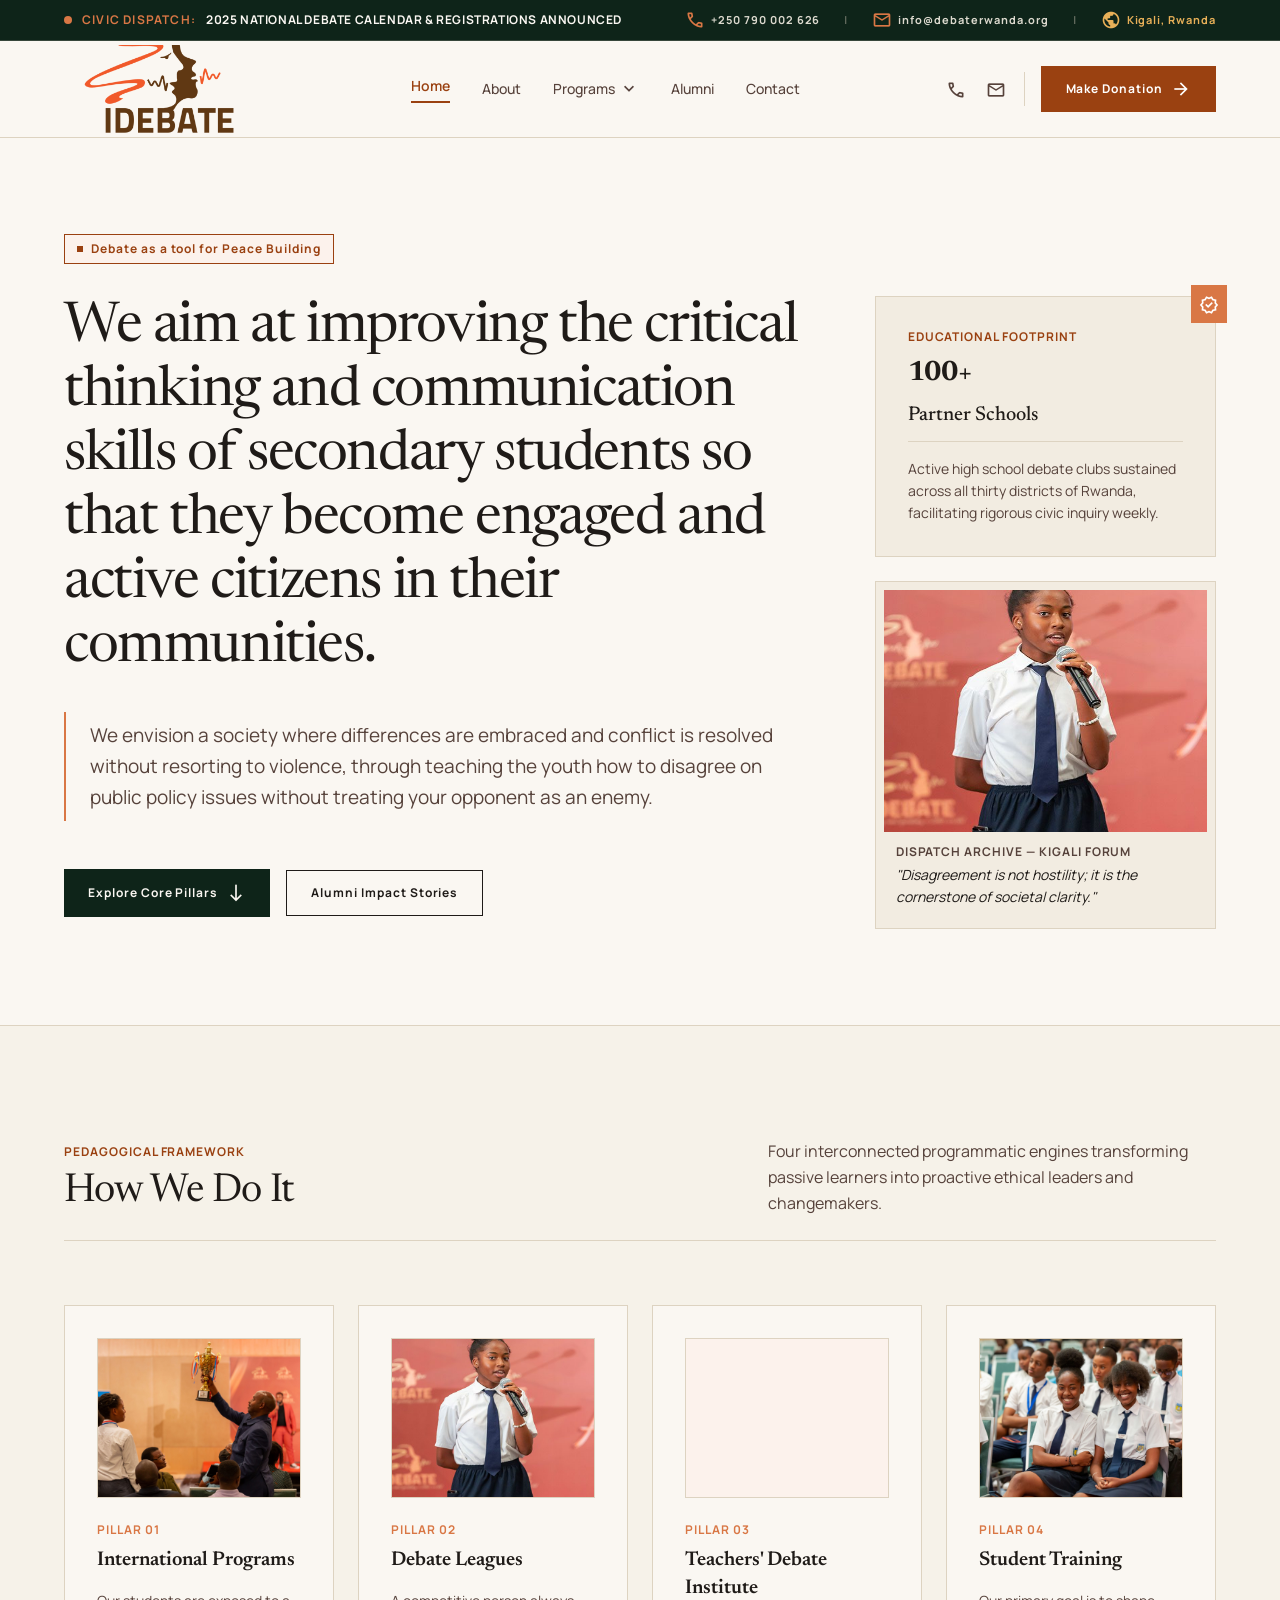
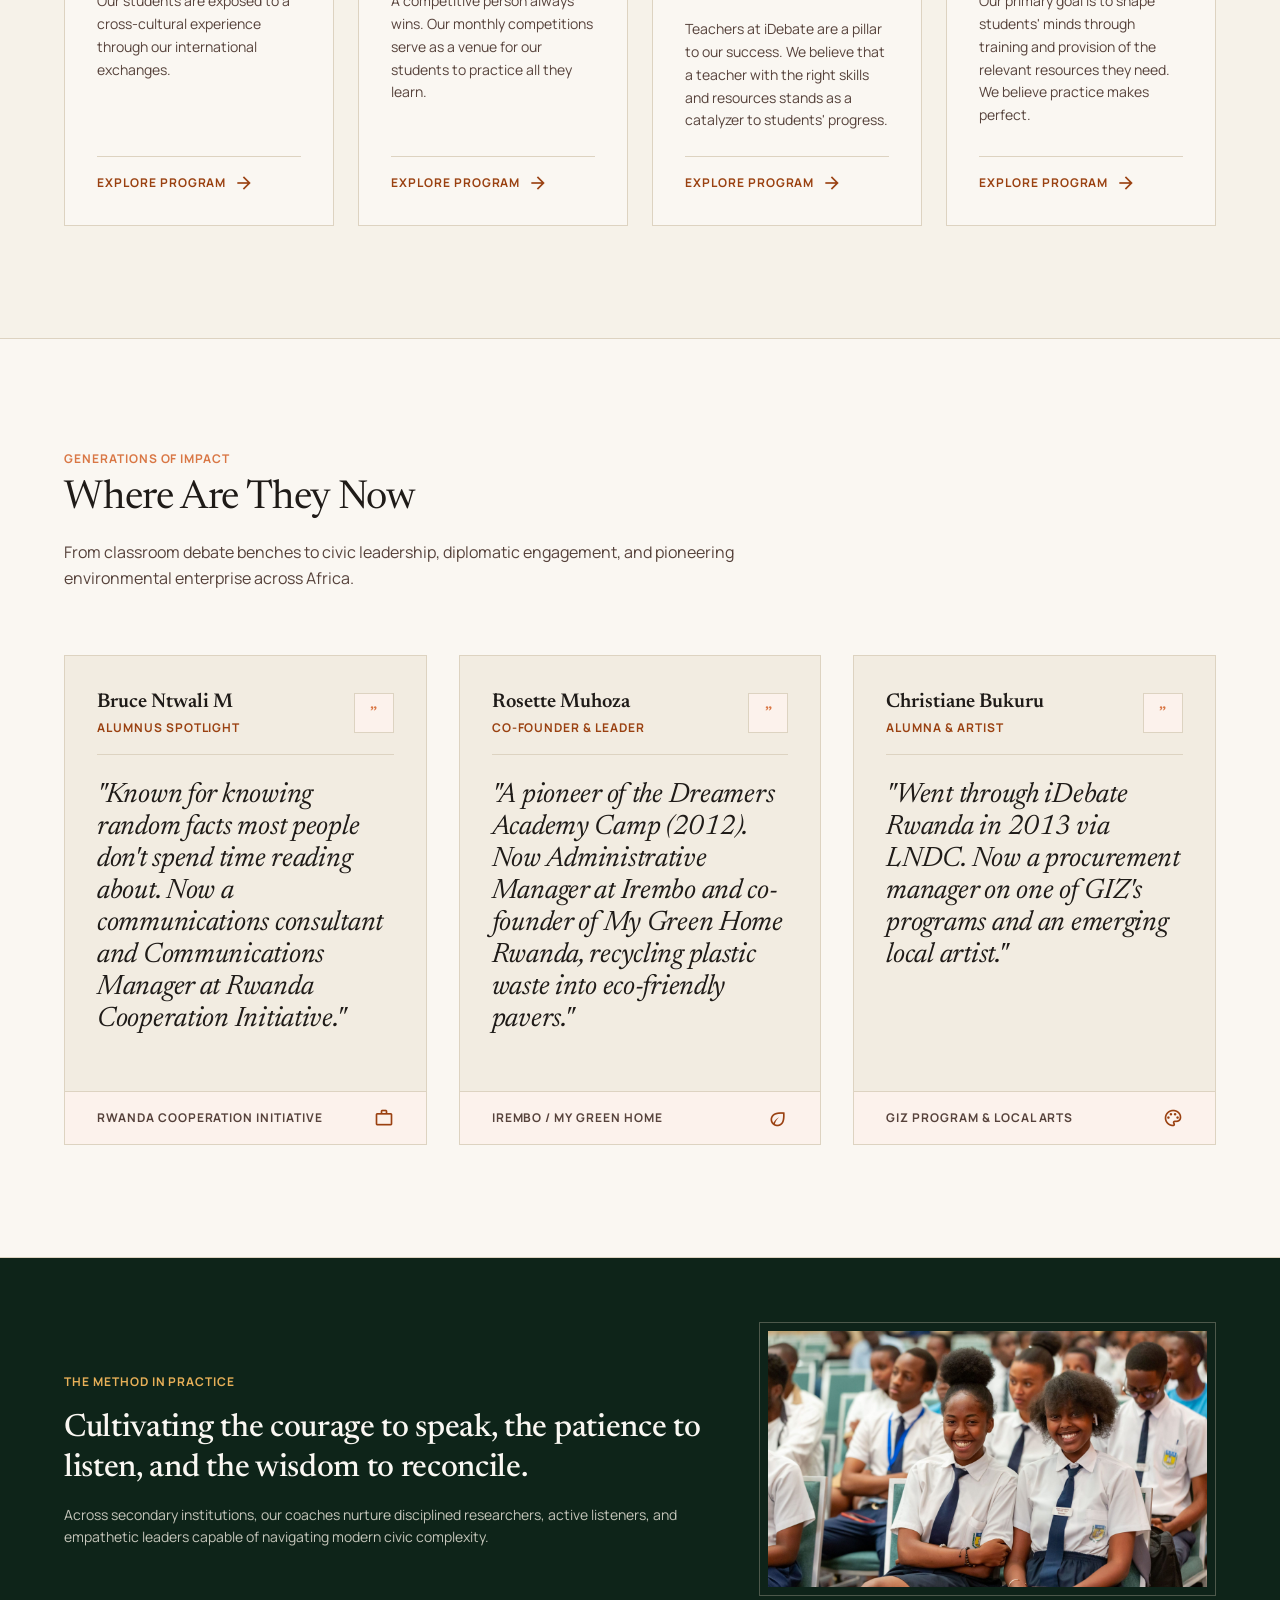
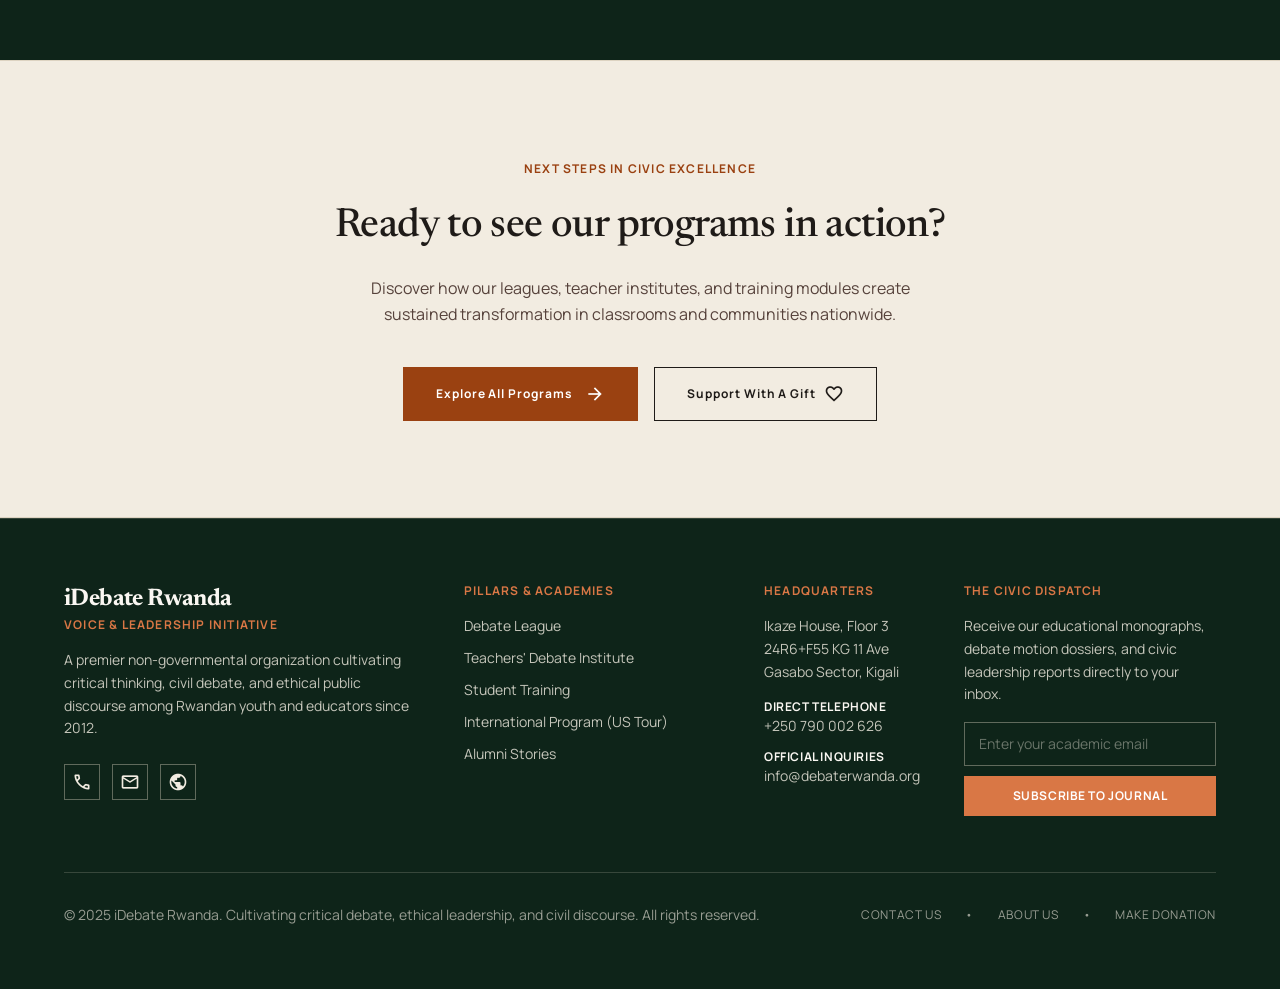
<file: index.html>
﻿<!DOCTYPE html>

<html class="scroll-smooth" lang="en"><head>
<meta charset="utf-8"/>
<meta content="width=device-width, initial-scale=1.0" name="viewport"/>
<title>iDebate Rwanda | Voice &amp; Leadership Initiative</title>
<meta content="Cultivating critical thinking, civil debate, and ethical public discourse among Rwandan youth and educators since 2012." name="description"/>
<meta content="iDebate Rwanda, debate Rwanda, African youth leadership, Kigali debate, civil discourse, teachers debate institute" name="keywords"/>
<meta property="og:title" content="iDebate Rwanda | Voice &amp; Leadership Initiative"/>
<meta property="og:description" content="Cultivating critical thinking, civil debate, and ethical public discourse among Rwandan youth and educators since 2012."/>
<meta property="og:type" content="website"/>
<!-- Google Fonts & Material Symbols -->
<link href="https://fonts.googleapis.com" rel="preconnect"/>
<link crossorigin="" href="https://fonts.gstatic.com" rel="preconnect"/>
<link href="https://fonts.googleapis.com/css2?family=Manrope:wght@400;500;600;700;800&amp;family=Newsreader:ital,opsz,wght@0,6..72,400;0,6..72,500;0,6..72,600;1,6..72,400&amp;display=swap" rel="stylesheet"/>
<link href="https://fonts.googleapis.com/css2?family=Material+Symbols+Outlined:wght,FILL@100..700,0..1&amp;display=swap" rel="stylesheet"/>
<!-- Tailwind CSS CDN with plugins -->
<link rel="stylesheet" href="css/tailwind.css"/>
<link rel="stylesheet" href="css/site.css"/>
</head>
<body class="bg-paper-canvas text-on-surface antialiased selection:bg-primary selection:text-white min-h-screen flex flex-col font-body-md text-body-md">
<!-- 1. TOP DISPATCH BAR -->
<aside aria-label="Civic Dispatch Announcement" class="w-full bg-forest-deep text-paper-canvas border-b border-border-hairline/20 px-6 lg:px-16 py-2.5 select-none">
  <div class="max-w-7xl mx-auto flex flex-col sm:flex-row items-center justify-between gap-2.5 text-label-caps font-label-caps">
    <div class="flex items-center gap-2.5">
      <span class="w-2 h-2 rounded-full bg-terracotta-sun animate-pulse shrink-0"></span>
      <span class="dispatch-label tracking-widest uppercase font-bold text-terracotta-sun">CIVIC DISPATCH:</span>
      <span class="tracking-wider text-paper-canvas">2025 NATIONAL DEBATE CALENDAR &amp; REGISTRATIONS ANNOUNCED</span>
    </div>
    <div class="flex items-center gap-4 lg:gap-6 text-paper-surface/90 text-[11px]">
      <a class="flex items-center gap-1.5 hover:text-terracotta-sun transition-colors" href="tel:+250790002626">
        <span class="material-symbols-outlined text-[15px] text-terracotta-sun">call</span>
        <span>+250 790 002 626</span>
      </a>
      <span class="text-border-hairline/40">|</span>
      <a class="flex items-center gap-1.5 hover:text-terracotta-sun transition-colors" href="mailto:info@debaterwanda.org">
        <span class="material-symbols-outlined text-[15px] text-terracotta-sun">mail</span>
        <span>info@debaterwanda.org</span>
      </a>
      <span class="text-border-hairline/40 hidden md:inline">|</span>
      <div class="hidden md:flex items-center gap-1.5 text-ochre-sand">
        <span class="material-symbols-outlined text-[15px]">public</span>
        <span>Kigali, Rwanda</span>
      </div>
    </div>
  </div>
</aside>

<!-- 2. UNIFIED EDITORIAL HEADER & NAVIGATION -->
<header class="w-full border-b border-border-hairline bg-paper-canvas dark:bg-forest-deep sticky top-0 z-50">
  <div class="max-w-7xl mx-auto px-6 lg:px-16 h-20 lg:h-24 flex items-center justify-between">
    <!-- Brand Identity Anchor -->
    <a class="flex items-center group text-decoration-none" href="index.html">
      <img class="site-logo shrink-0" src="assets/images/idebate logo.png" width="1500" height="1500" alt="iDebate Rwanda logo" />
    </a>

    <!-- Desktop Navigation Cluster -->
    <nav class="hidden md:flex items-center gap-8 text-body-md font-body-md font-semibold" aria-label="Main Navigation">
      <a class="text-primary dark:text-terracotta-sun border-b-2 border-primary dark:border-terracotta-sun font-semibold pb-1" href="index.html">Home</a>
      <a class="text-on-surface-variant dark:text-paper-surface font-medium hover:text-primary dark:hover:text-terracotta-sun transition-colors duration-150 py-1" href="about.html">About</a>

      <!-- Programs Dropdown Menu -->
      <div class="relative group py-2">
        <button type="button" class="text-on-surface-variant dark:text-paper-surface font-medium hover:text-primary dark:hover:text-terracotta-sun transition-colors duration-150 py-1 flex items-center gap-1 cursor-pointer focus:outline-none bg-transparent border-0 p-0">
          <span>Programs</span>
          <span class="material-symbols-outlined text-[18px] group-hover:rotate-180 transition-transform duration-200">expand_more</span>
        </button>
        <div class="absolute top-full left-0 w-64 pt-2 hidden group-hover:block transition-all duration-150 z-50">
          <div class="bg-paper-surface border border-border-hairline shadow-md p-2 space-y-1">
            <a class="block px-3 py-2 text-body-md font-body-md text-on-surface hover:bg-surface-container-low hover:text-primary transition-colors" href="student-training.html">
              Student Training
            </a>
            <a class="block px-3 py-2 text-body-md font-body-md text-on-surface hover:bg-surface-container-low hover:text-primary transition-colors" href="debate-league.html">
              Debate League
            </a>
            <a class="block px-3 py-2 text-body-md font-body-md text-on-surface hover:bg-surface-container-low hover:text-primary transition-colors" href="teachers-debate-institute.html">
              Teachers' Debate Institute
            </a>
            <a class="block px-3 py-2 text-body-md font-body-md text-on-surface hover:bg-surface-container-low hover:text-primary transition-colors" href="international-program.html">
              International Program (US Tour)
            </a>
            <a class="block px-3 py-2 text-body-md font-body-md text-on-surface hover:bg-surface-container-low hover:text-primary transition-colors" href="index.html#pillars">
              All Pillars Overview
            </a>
          </div>
        </div>
      </div>

      <a class="text-on-surface-variant dark:text-paper-surface font-medium hover:text-primary dark:hover:text-terracotta-sun transition-colors duration-150 py-1" href="about.html#alumni">Alumni</a>
      <a class="text-on-surface-variant dark:text-paper-surface font-medium hover:text-primary dark:hover:text-terracotta-sun transition-colors duration-150 py-1" href="contact.html">Contact</a>
    </nav>

    <!-- Trailing Action: Quick Contact & Make Donation CTA -->
    <div class="flex items-center gap-3 lg:gap-4">
      <div class="hidden xl:flex items-center gap-2 pr-3 border-r border-border-hairline text-on-surface-variant">
        <a class="p-1.5 hover:text-primary transition-colors" href="tel:+250790002626" title="Telephone Secretariat">
          <span class="material-symbols-outlined text-[20px]">call</span>
        </a>
        <a class="p-1.5 hover:text-primary transition-colors" href="mailto:info@debaterwanda.org" title="Email Inquiries">
          <span class="material-symbols-outlined text-[20px]">mail</span>
        </a>
      </div>
      <a class="bg-primary hover:bg-terracotta-sun text-white font-label-caps text-label-caps px-5 lg:px-6 py-3 border border-primary transition-all duration-150 active:scale-[0.99] flex items-center gap-2" href="https://www.every.org/idebate-rwanda-rw" rel="noopener noreferrer" target="_blank">
        <span>Make Donation</span>
        <span class="material-symbols-outlined text-[16px]">arrow_forward</span>
      </a>
      
      <!-- Mobile Menu Hamburger Button -->
      <button type="button" id="mobile-menu-toggle" aria-label="Toggle mobile menu" aria-controls="mobile-nav-drawer" aria-expanded="false" class="md:hidden p-2 text-on-surface hover:text-primary focus:outline-none bg-transparent border-0 cursor-pointer">
        <span class="material-symbols-outlined text-[28px]">menu</span>
      </button>
    </div>
  </div>

  <!-- Mobile Drawer Menu -->
  <div id="mobile-nav-drawer" class="hidden md:hidden border-t border-border-hairline bg-paper-surface px-6 py-5 space-y-4">
    <div class="flex flex-col space-y-3 font-semibold text-body-md">
      <a class="text-on-surface hover:text-primary py-1" href="index.html">Home</a>
      <a class="text-on-surface hover:text-primary py-1" href="about.html">About Us</a>
      <div class="border-l-2 border-primary pl-3 py-1 space-y-2">
        <span class="font-label-caps text-xs text-primary uppercase font-bold tracking-wider block">Programs</span>
        <a class="block text-sm text-on-surface-variant hover:text-primary py-0.5" href="student-training.html">Student Training</a>
        <a class="block text-sm text-on-surface-variant hover:text-primary py-0.5" href="debate-league.html">Debate League</a>
        <a class="block text-sm text-on-surface-variant hover:text-primary py-0.5" href="teachers-debate-institute.html">Teachers' Debate Institute</a>
        <a class="block text-sm text-on-surface-variant hover:text-primary py-0.5" href="international-program.html">International Program (US Tour)</a>
      </div>
      <a class="text-on-surface hover:text-primary py-1" href="about.html#alumni">Alumni Impact</a>
      <a class="text-on-surface hover:text-primary py-1" href="contact.html">Contact</a>
    </div>
  </div>
</header>

<main class="flex-grow">
<!-- HERO SECTION -->
<section class="relative border-b border-border-hairline bg-paper-canvas overflow-hidden">
<div class="max-w-7xl mx-auto px-6 lg:px-16 py-16 lg:py-24">
<!-- Eyebrow Pill -->
<div class="inline-flex items-center gap-2 px-3 py-1.5 border border-primary text-primary bg-surface-container-low font-label-caps text-label-caps mb-8">
<span class="w-1.5 h-1.5 rounded-none bg-primary"></span>
<span>Debate as a tool for Peace Building</span>
</div>
<div class="grid grid-cols-1 lg:grid-cols-12 gap-12 lg:gap-16 items-start">
<!-- Left Column: Core Arguments & Headlines -->
<div class="lg:col-span-8 space-y-8">
<h1 class="font-display-hero text-display-hero text-on-surface tracking-tight">
              We aim at improving the critical thinking and communication skills of secondary students so that they become engaged and active citizens in their communities.
            </h1>
<div class="border-l-2 border-terracotta-sun pl-6 py-2">
<p class="font-body-xl text-body-xl text-on-surface-variant leading-relaxed">
                We envision a society where differences are embraced and conflict is resolved without resorting to violence, through teaching the youth how to disagree on public policy issues without treating your opponent as an enemy.
              </p>
</div>
<!-- Action Cluster -->
<div class="flex flex-wrap items-center gap-4 pt-4">
<a class="bg-forest-deep text-paper-canvas px-6 py-3.5 font-label-caps text-label-caps hover:bg-primary transition-colors duration-150 inline-flex items-center gap-2" href="#pillars">
<span>Explore Core Pillars</span>
<span class="material-symbols-outlined text-[16px]" data-icon="south">south</span>
</a>
<a class="border border-on-surface text-on-surface hover:bg-on-surface hover:text-paper-canvas px-6 py-3.5 font-label-caps text-label-caps transition-colors duration-150" href="#alumni">
                Alumni Impact Stories
              </a>
</div>
</div>
<!-- Right Column: Civic Metric Card & Visual Context -->
<div class="lg:col-span-4 space-y-6">
<!-- Stat Badge Monument -->
<div class="bg-paper-surface border border-border-hairline p-8 relative">
<div class="absolute -top-3 -right-3 bg-terracotta-sun text-white p-2">
<span class="material-symbols-outlined text-[24px]" data-icon="verified">verified</span>
</div>
<span class="font-label-caps text-label-caps text-primary block mb-2">EDUCATIONAL FOOTPRINT</span>
<div class="font-quote-display text-quote-display font-bold text-on-surface text-5xl mb-2">
                100+
              </div>
<p class="font-headline-sm text-headline-sm text-on-surface font-medium mb-3">Partner Schools</p>
<p class="font-body-md text-body-md text-on-surface-variant border-t border-border-hairline pt-4">
                Active high school debate clubs sustained across all thirty districts of Rwanda, facilitating rigorous civic inquiry weekly.
              </p>
</div>
<!-- Authentic Photojournalism Preview Card -->
<div class="border border-border-hairline bg-paper-surface p-2">
<div class="relative overflow-hidden aspect-[4/3]">
<img alt="iDebate Rwanda student speaking at the microphone during a national debate championship" class="w-full h-full object-cover hover:scale-105 transition-all duration-500" decoding="async" src="assets/images/YVN_7499-1.jpg"/>
</div>
<div class="p-3">
<p class="font-label-caps text-label-caps text-on-surface-variant text-[11px]">DISPATCH ARCHIVE — KIGALI FORUM</p>
<p class="font-body-md text-body-md text-on-surface italic mt-1">"Disagreement is not hostility; it is the cornerstone of societal clarity."</p>
</div>
</div>
</div>
</div>
</div>
</section>
<!-- PILLARS SECTION: "HOW WE DO IT" -->
<section class="py-20 lg:py-28 bg-paper-surface/50 border-b border-border-hairline" id="pillars">
<div class="max-w-7xl mx-auto px-6 lg:px-16">
<!-- Section Header -->
<div class="flex flex-col md:flex-row md:items-end justify-between mb-16 pb-6 border-b border-border-hairline gap-4">
<div>
<span class="font-label-caps text-label-caps text-primary uppercase block mb-2">Pedagogical Framework</span>
<h2 class="font-headline-xl text-headline-xl text-on-surface">How We Do It</h2>
</div>
<p class="font-body-lg text-body-lg text-on-surface-variant max-w-md">
            Four interconnected programmatic engines transforming passive learners into proactive ethical leaders and changemakers.
          </p>
</div>
<!-- 4-Card Pillar Grid -->
<div class="grid grid-cols-1 md:grid-cols-2 lg:grid-cols-4 gap-6">
<!-- Pillar 1: International Programs -->
<div class="bg-paper-canvas border border-border-hairline p-8 flex flex-col justify-between hover:border-terracotta-sun transition-colors duration-150 group">
<div>
<div class="w-full h-40 bg-surface-container-low border border-border-hairline overflow-hidden mb-6">
<img alt="iDebate Rwanda students taking part in an international program" class="w-full h-full object-cover object-center" decoding="async" loading="lazy" src="assets/images/YVN_8473-scaled.jpg"/>
</div>
<span class="text-label-caps font-label-caps text-terracotta-sun block mb-2">PILLAR 01</span>
<h3 class="font-headline-sm text-headline-sm text-on-surface mb-4">International Programs</h3>
<p class="font-body-md text-body-md text-on-surface-variant leading-relaxed mb-6">
                Our students are exposed to a cross-cultural experience through our international exchanges.
              </p>
</div>
<a class="inline-flex items-center gap-2 font-label-caps text-label-caps text-primary group-hover:text-terracotta-sun transition-colors pt-4 border-t border-border-hairline" href="international-program.html">
<span>EXPLORE PROGRAM</span>
<span class="material-symbols-outlined text-[16px] group-hover:translate-x-1 transition-transform" data-icon="arrow_forward">arrow_forward</span>
</a>
</div>
<!-- Pillar 2: Debate Leagues -->
<div class="bg-paper-canvas border border-border-hairline p-8 flex flex-col justify-between hover:border-terracotta-sun transition-colors duration-150 group">
<div>
<div class="w-full h-40 bg-surface-container-low border border-border-hairline overflow-hidden mb-6">
<img alt="iDebate Rwanda student speaking at a debate league event" class="w-full h-full object-cover object-center" decoding="async" loading="lazy" src="assets/images/YVN_7499-1.jpg"/>
</div>
<span class="text-label-caps font-label-caps text-terracotta-sun block mb-2">PILLAR 02</span>
<h3 class="font-headline-sm text-headline-sm text-on-surface mb-4">Debate Leagues</h3>
<p class="font-body-md text-body-md text-on-surface-variant leading-relaxed mb-6">
                A competitive person always wins. Our monthly competitions serve as a venue for our students to practice all they learn.
              </p>
</div>
<a class="inline-flex items-center gap-2 font-label-caps text-label-caps text-primary group-hover:text-terracotta-sun transition-colors pt-4 border-t border-border-hairline" href="debate-league.html">
<span>EXPLORE PROGRAM</span>
<span class="material-symbols-outlined text-[16px] group-hover:translate-x-1 transition-transform" data-icon="arrow_forward">arrow_forward</span>
</a>
</div>
<!-- Pillar 3: Teachers' Debate Institute -->
<div class="bg-paper-canvas border border-border-hairline p-8 flex flex-col justify-between hover:border-terracotta-sun transition-colors duration-150 group">
<div>
<div class="w-full h-40 bg-surface-container-low border border-border-hairline overflow-hidden mb-6">
<img alt="Teachers collaborating during an iDebate Rwanda workshop" class="w-full h-full object-cover object-center" decoding="async" loading="lazy" src="assets/images/YVN_7609-scaled.jpg"/>
</div>
<span class="text-label-caps font-label-caps text-terracotta-sun block mb-2">PILLAR 03</span>
<h3 class="font-headline-sm text-headline-sm text-on-surface mb-4">Teachers' Debate Institute</h3>
<p class="font-body-md text-body-md text-on-surface-variant leading-relaxed mb-6">
                Teachers at iDebate are a pillar to our success. We believe that a teacher with the right skills and resources stands as a catalyzer to students' progress.
              </p>
</div>
<a class="inline-flex items-center gap-2 font-label-caps text-label-caps text-primary group-hover:text-terracotta-sun transition-colors pt-4 border-t border-border-hairline" href="teachers-debate-institute.html">
<span>EXPLORE PROGRAM</span>
<span class="material-symbols-outlined text-[16px] group-hover:translate-x-1 transition-transform" data-icon="arrow_forward">arrow_forward</span>
</a>
</div>
<!-- Pillar 4: Student Training -->
<div class="bg-paper-canvas border border-border-hairline p-8 flex flex-col justify-between hover:border-terracotta-sun transition-colors duration-150 group">
<div>
<div class="w-full h-40 bg-surface-container-low border border-border-hairline overflow-hidden mb-6">
<img alt="iDebate Rwanda students during student training" class="w-full h-full object-cover object-top" decoding="async" loading="lazy" src="assets/images/YVN_7597-scaled.jpg"/>
</div>
<span class="text-label-caps font-label-caps text-terracotta-sun block mb-2">PILLAR 04</span>
<h3 class="font-headline-sm text-headline-sm text-on-surface mb-4">Student Training</h3>
<p class="font-body-md text-body-md text-on-surface-variant leading-relaxed mb-6">
                Our primary goal is to shape students' minds through training and provision of the relevant resources they need. We believe practice makes perfect.
              </p>
</div>
<a class="inline-flex items-center gap-2 font-label-caps text-label-caps text-primary group-hover:text-terracotta-sun transition-colors pt-4 border-t border-border-hairline" href="student-training.html">
<span>EXPLORE PROGRAM</span>
<span class="material-symbols-outlined text-[16px] group-hover:translate-x-1 transition-transform" data-icon="arrow_forward">arrow_forward</span>
</a>
</div>
</div>
</div>
</section>
<!-- ALUMNI STORY SECTION: "Where Are They Now" -->
<section class="py-20 lg:py-28 bg-paper-canvas border-b border-border-hairline" id="alumni">
<div class="max-w-7xl mx-auto px-6 lg:px-16">
<!-- Header -->
<div class="max-w-2xl mb-16">
<span class="font-label-caps text-label-caps text-terracotta-sun uppercase block mb-2">Generations of Impact</span>
<h2 class="font-headline-xl text-headline-xl text-on-surface mb-4">Where Are They Now</h2>
<p class="font-body-lg text-body-lg text-on-surface-variant">
            From classroom debate benches to civic leadership, diplomatic engagement, and pioneering environmental enterprise across Africa.
          </p>
</div>
<!-- 3-Column Editorial Cards -->
<div class="grid grid-cols-1 md:grid-cols-3 gap-8">
<!-- Card 1: Bruce Ntwali M -->
<article class="border border-border-hairline bg-paper-surface flex flex-col justify-between">
<div class="p-8">
<div class="flex items-center justify-between mb-6 pb-4 border-b border-border-hairline">
<div>
<h3 class="font-headline-sm text-headline-sm text-on-surface">Bruce Ntwali M</h3>
<span class="font-label-caps text-label-caps text-primary text-[11px]">ALUMNUS SPOTLIGHT</span>
</div>
<div class="w-10 h-10 border border-border-hairline bg-surface-container-low flex items-center justify-center font-quote-display font-bold text-terracotta-sun">
                  ”
                </div>
</div>
<blockquote class="font-quote-display text-quote-display text-on-surface mb-6 italic text-[22px] leading-[32px]">
                "Known for knowing random facts most people don't spend time reading about. Now a communications consultant and Communications Manager at Rwanda Cooperation Initiative."
              </blockquote>
</div>
<div class="bg-surface-container-low px-8 py-4 border-t border-border-hairline flex items-center justify-between">
<span class="font-label-caps text-label-caps text-on-surface-variant">RWANDA COOPERATION INITIATIVE</span>
<span class="material-symbols-outlined text-[18px] text-primary" data-icon="work">work</span>
</div>
</article>
<!-- Card 2: Rosette Muhoza -->
<article class="border border-border-hairline bg-paper-surface flex flex-col justify-between">
<div class="p-8">
<div class="flex items-center justify-between mb-6 pb-4 border-b border-border-hairline">
<div>
<h3 class="font-headline-sm text-headline-sm text-on-surface">Rosette Muhoza</h3>
<span class="font-label-caps text-label-caps text-primary text-[11px]">CO-FOUNDER &amp; LEADER</span>
</div>
<div class="w-10 h-10 border border-border-hairline bg-surface-container-low flex items-center justify-center font-quote-display font-bold text-terracotta-sun">
                  ”
                </div>
</div>
<blockquote class="font-quote-display text-quote-display text-on-surface mb-6 italic text-[22px] leading-[32px]">
                "A pioneer of the Dreamers Academy Camp (2012). Now Administrative Manager at Irembo and co-founder of My Green Home Rwanda, recycling plastic waste into eco-friendly pavers."
              </blockquote>
</div>
<div class="bg-surface-container-low px-8 py-4 border-t border-border-hairline flex items-center justify-between">
<span class="font-label-caps text-label-caps text-on-surface-variant">IREMBO / MY GREEN HOME</span>
<span class="material-symbols-outlined text-[18px] text-primary" data-icon="eco">eco</span>
</div>
</article>
<!-- Card 3: Christiane Bukuru -->
<article class="border border-border-hairline bg-paper-surface flex flex-col justify-between">
<div class="p-8">
<div class="flex items-center justify-between mb-6 pb-4 border-b border-border-hairline">
<div>
<h3 class="font-headline-sm text-headline-sm text-on-surface">Christiane Bukuru</h3>
<span class="font-label-caps text-label-caps text-primary text-[11px]">ALUMNA &amp; ARTIST</span>
</div>
<div class="w-10 h-10 border border-border-hairline bg-surface-container-low flex items-center justify-center font-quote-display font-bold text-terracotta-sun">
                  ”
                </div>
</div>
<blockquote class="font-quote-display text-quote-display text-on-surface mb-6 italic text-[22px] leading-[32px]">
                "Went through iDebate Rwanda in 2013 via LNDC. Now a procurement manager on one of GIZ's programs and an emerging local artist."
              </blockquote>
</div>
<div class="bg-surface-container-low px-8 py-4 border-t border-border-hairline flex items-center justify-between">
<span class="font-label-caps text-label-caps text-on-surface-variant">GIZ PROGRAM &amp; LOCAL ARTS</span>
<span class="material-symbols-outlined text-[18px] text-primary" data-icon="palette">palette</span>
</div>
</article>
</div>
</div>
</section>
<!-- CIVIC DISCOURSE PHOTOJOURNALISM FEATURE BANNER -->
<section class="border-b border-border-hairline bg-forest-deep text-paper-canvas py-16">
<div class="max-w-7xl mx-auto px-6 lg:px-16 grid grid-cols-1 lg:grid-cols-12 gap-10 items-center">
<div class="lg:col-span-7 space-y-4">
<span class="font-label-caps text-label-caps text-ochre-sand uppercase">The Method in Practice</span>
<h3 class="font-headline-lg text-headline-lg text-paper-canvas">
            Cultivating the courage to speak, the patience to listen, and the wisdom to reconcile.
          </h3>
<p class="font-body-md text-body-md text-paper-surface/80">
            Across secondary institutions, our coaches nurture disciplined researchers, active listeners, and empathetic leaders capable of navigating modern civic complexity.
          </p>
</div>
<div class="lg:col-span-5 border border-border-hairline/30 p-2 bg-forest-deep/60">
<img alt="iDebate Rwanda students smiling and engaged at a national debate event in Kigali" class="w-full h-64 object-cover object-top" decoding="async" loading="lazy" src="assets/images/YVN_7597-scaled.jpg"/>
</div>
</div>
</section>
<!-- CTA BANNER SECTION -->
<section class="py-20 lg:py-24 bg-paper-surface text-on-surface border-b border-border-hairline relative">
<div class="max-w-5xl mx-auto px-6 lg:px-16 text-center space-y-6">
<span class="font-label-caps text-label-caps text-primary uppercase tracking-widest">NEXT STEPS IN CIVIC EXCELLENCE</span>
<h2 class="font-headline-xl text-headline-xl text-on-surface font-medium max-w-3xl mx-auto">
          Ready to see our programs in action?
        </h2>
<p class="font-body-lg text-body-lg text-on-surface-variant max-w-xl mx-auto">
          Discover how our leagues, teacher institutes, and training modules create sustained transformation in classrooms and communities nationwide.
        </p>
<div class="pt-4 flex flex-col sm:flex-row items-center justify-center gap-4">
<a class="w-full sm:w-auto bg-primary hover:bg-terracotta-sun text-white font-label-caps text-label-caps px-8 py-4 border border-primary transition-all duration-150 active:scale-[0.99] flex items-center justify-center gap-3" href="#pillars">
<span>Explore All Programs</span>
<span class="material-symbols-outlined text-[18px]" data-icon="arrow_forward">arrow_forward</span>
</a>
<a class="w-full sm:w-auto border border-on-surface text-on-surface hover:bg-on-surface hover:text-paper-canvas px-8 py-4 font-label-caps text-label-caps transition-colors duration-150 flex items-center justify-center gap-2" href="https://www.every.org/idebate-rwanda-rw" rel="noopener noreferrer" target="_blank">
<span>Support With A Gift</span>
<span class="material-symbols-outlined text-[18px]" data-icon="favorite">favorite</span>
</a>
</div>
</div>
</section>
</main>
<!-- Unified Editorial Footer (Footer Component) -->

<!-- MONUMENTAL EDITORIAL FOOTER -->
<footer class="w-full border-t border-border-hairline/20 bg-forest-deep text-paper-canvas px-6 lg:px-16 py-16">
  <div class="max-w-7xl mx-auto">
    <!-- Top 4 Columns Grid -->
    <div class="grid grid-cols-1 md:grid-cols-2 lg:grid-cols-12 gap-10 lg:gap-12 pb-14 border-b border-border-hairline/20">
      <!-- Column 1: Institutional Statement (4 cols) -->
      <div class="lg:col-span-4 space-y-4">
        <a class="flex flex-col group text-decoration-none" href="index.html">
          <span class="text-headline-md font-headline-md font-bold text-paper-canvas tracking-tight">
            iDebate Rwanda
          </span>
          <span class="text-label-caps font-label-caps text-terracotta-sun uppercase tracking-widest text-[10px] mt-0.5">
            Voice &amp; Leadership Initiative
          </span>
        </a>
        <p class="font-body-md text-body-md text-paper-surface/80 leading-relaxed max-w-sm">
          A premier non-governmental organization cultivating critical thinking, civil debate, and ethical public discourse among Rwandan youth and educators since 2012.
        </p>
        <div class="pt-2 flex items-center gap-3">
          <a class="w-9 h-9 border border-border-hairline/40 flex items-center justify-center text-paper-surface hover:text-white hover:border-terracotta-sun hover:bg-terracotta-sun transition-all duration-150" href="tel:+250790002626" title="Call Us">
            <span class="material-symbols-outlined text-[18px]">call</span>
          </a>
          <a class="w-9 h-9 border border-border-hairline/40 flex items-center justify-center text-paper-surface hover:text-white hover:border-terracotta-sun hover:bg-terracotta-sun transition-all duration-150" href="mailto:info@debaterwanda.org" title="Email Secretariat">
            <span class="material-symbols-outlined text-[18px]">mail</span>
          </a>
          <a class="w-9 h-9 border border-border-hairline/40 flex items-center justify-center text-paper-surface hover:text-white hover:border-terracotta-sun hover:bg-terracotta-sun transition-all duration-150" href="contact.html" title="Kigali Office Landmark">
            <span class="material-symbols-outlined text-[18px]">public</span>
          </a>
        </div>
      </div>

      <!-- Column 2: Navigation & Programs (3 cols) -->
      <div class="lg:col-span-3 space-y-4">
        <span class="text-label-caps font-label-caps text-terracotta-sun uppercase tracking-widest block">
          Pillars &amp; Academies
        </span>
        <ul class="space-y-2.5 font-body-md text-body-md text-paper-surface/80">
          <li><a class="hover:text-paper-canvas hover:translate-x-1 transition-all duration-150 inline-block" href="debate-league.html">Debate League</a></li>
          <li><a class="hover:text-paper-canvas hover:translate-x-1 transition-all duration-150 inline-block" href="teachers-debate-institute.html">Teachers' Debate Institute</a></li>
          <li><a class="hover:text-paper-canvas hover:translate-x-1 transition-all duration-150 inline-block" href="student-training.html">Student Training</a></li>
          <li><a class="hover:text-paper-canvas hover:translate-x-1 transition-all duration-150 inline-block" href="international-program.html">International Program (US Tour)</a></li>
          <li><a class="hover:text-paper-canvas hover:translate-x-1 transition-all duration-150 inline-block" href="about.html#alumni">Alumni Stories</a></li>
        </ul>
      </div>

      <!-- Column 3: Headquarters & Contact (2 cols) -->
      <div class="lg:col-span-2 space-y-4">
        <span class="text-label-caps font-label-caps text-terracotta-sun uppercase tracking-widest block">
          Headquarters
        </span>
        <div class="font-body-md text-body-md text-paper-surface/80 space-y-3">
          <p class="leading-relaxed">
            Ikaze House, Floor 3<br/>
            24R6+F55 KG 11 Ave<br/>
            Gasabo Sector, Kigali
          </p>
          <p class="pt-1">
            <strong class="text-paper-canvas block text-xs tracking-wider">DIRECT TELEPHONE</strong>
            <a class="hover:text-terracotta-sun transition-colors" href="tel:+250790002626">+250 790 002 626</a>
          </p>
          <p>
            <strong class="text-paper-canvas block text-xs tracking-wider">OFFICIAL INQUIRIES</strong>
            <a class="hover:text-terracotta-sun transition-colors" href="mailto:info@debaterwanda.org">info@debaterwanda.org</a>
          </p>
        </div>
      </div>

      <!-- Column 4: Newsletter Dispatch (3 cols) -->
      <div class="lg:col-span-3 space-y-4">
        <span class="text-label-caps font-label-caps text-terracotta-sun uppercase tracking-widest block">
          The Civic Dispatch
        </span>
        <p class="font-body-md text-body-md text-paper-surface/80 leading-relaxed">
          Receive our educational monographs, debate motion dossiers, and civic leadership reports directly to your inbox.
        </p>
        <form class="space-y-2.5" onsubmit="event.preventDefault(); alert('Thank you for subscribing to the iDebate Civic Dispatch.');">
          <div class="relative">
            <input class="w-full bg-forest-deep border border-border-hairline/40 text-paper-canvas placeholder-paper-surface/40 px-3.5 py-2.5 text-body-md font-body-md focus:border-terracotta-sun focus:ring-0 focus:outline-none rounded-none" placeholder="Enter your academic email" required="" type="email"/>
          </div>
          <button class="w-full bg-terracotta-sun hover:bg-primary text-white font-label-caps text-label-caps py-3 transition-colors duration-150 uppercase tracking-wider text-center cursor-pointer" type="submit">
            Subscribe to Journal
          </button>
        </form>
      </div>
    </div>

    <!-- Bottom Attribution & Legal -->
    <div class="pt-8 flex flex-col md:flex-row items-center justify-between gap-4 text-body-md font-body-md text-paper-surface/60">
      <p class="text-center md:text-left text-xs sm:text-sm">
        &copy; 2025 iDebate Rwanda. Cultivating critical debate, ethical leadership, and civil discourse. All rights reserved.
      </p>
      <div class="flex items-center gap-6 text-xs uppercase tracking-wider">
        <a class="hover:text-paper-canvas transition-colors" href="contact.html">Contact Us</a>
        <span>•</span>
        <a class="hover:text-paper-canvas transition-colors" href="about.html">About Us</a>
        <span>•</span>
        <a class="hover:text-paper-canvas transition-colors" href="https://www.every.org/idebate-rwanda-rw" target="_blank" rel="noopener noreferrer">Make Donation</a>
      </div>
    </div>
  </div>
</footer>

<script src="js/site.js"></script>

</body>
</html>
</file>
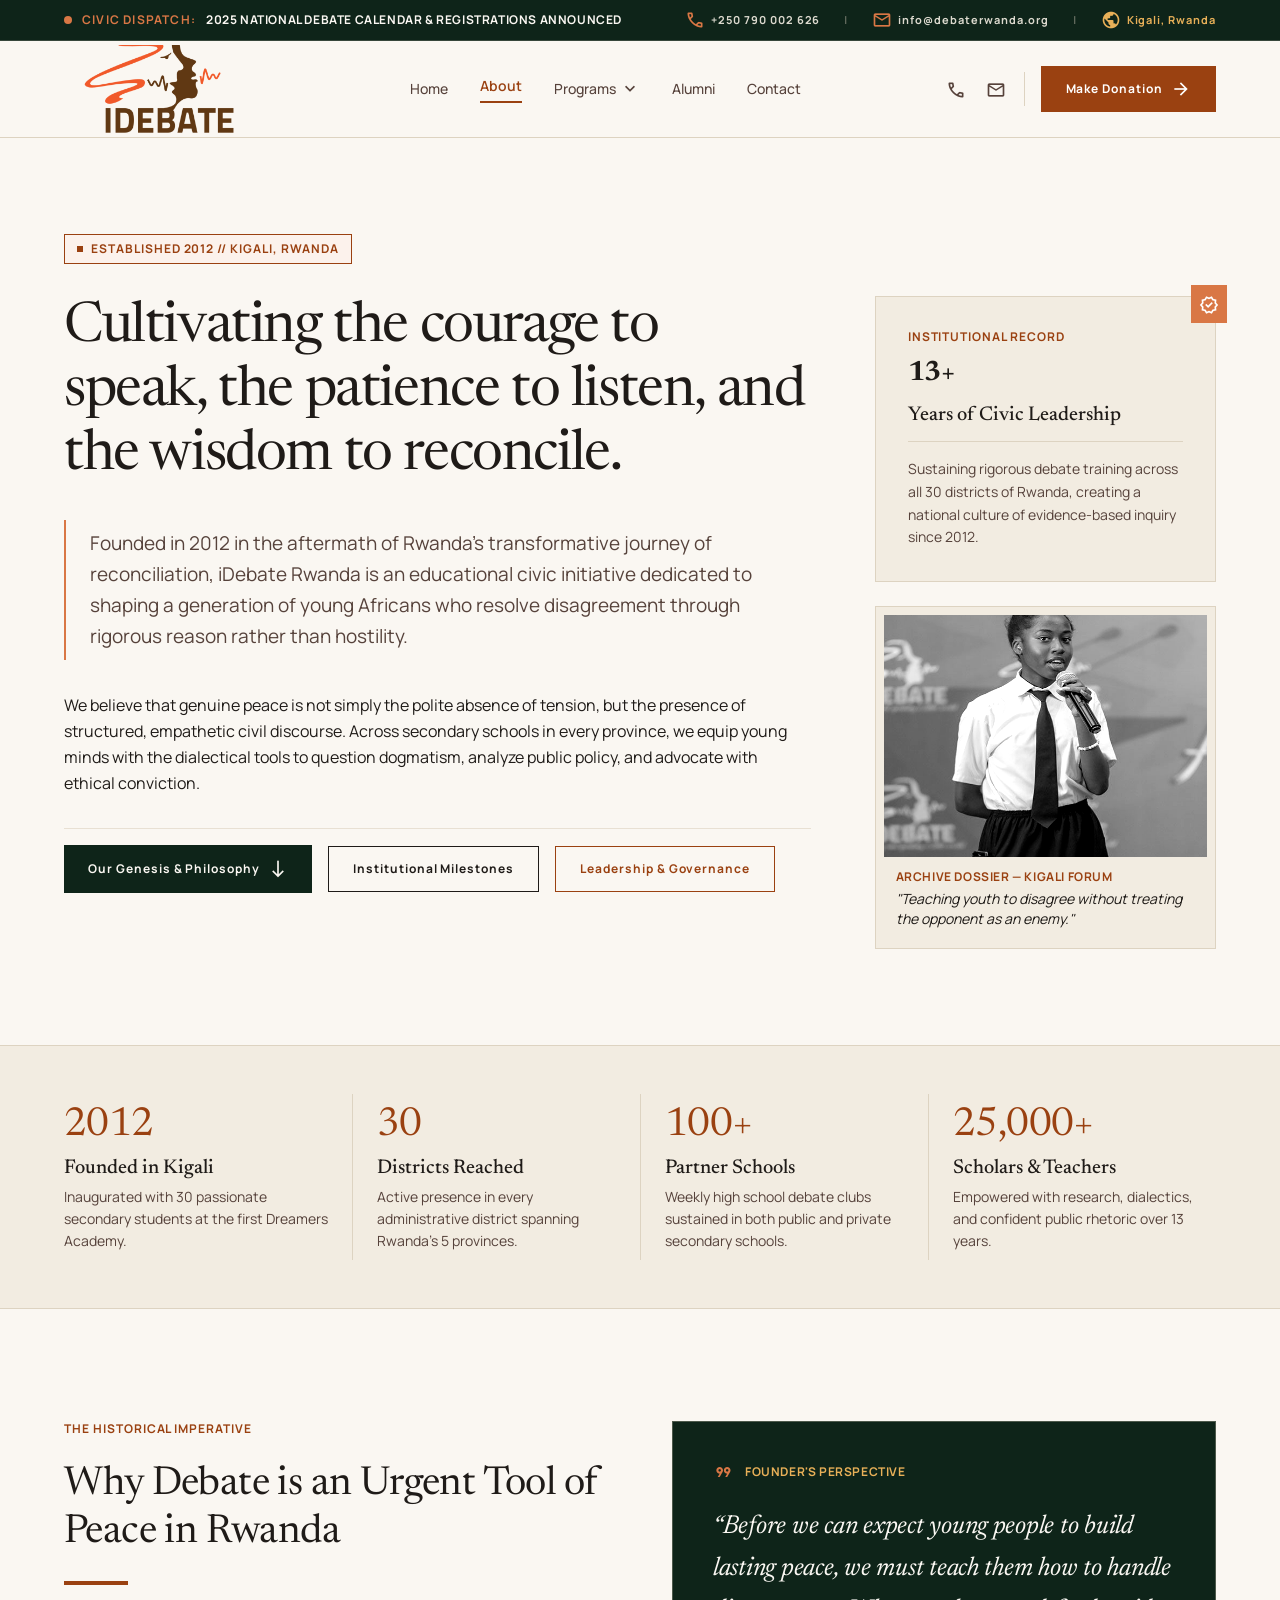
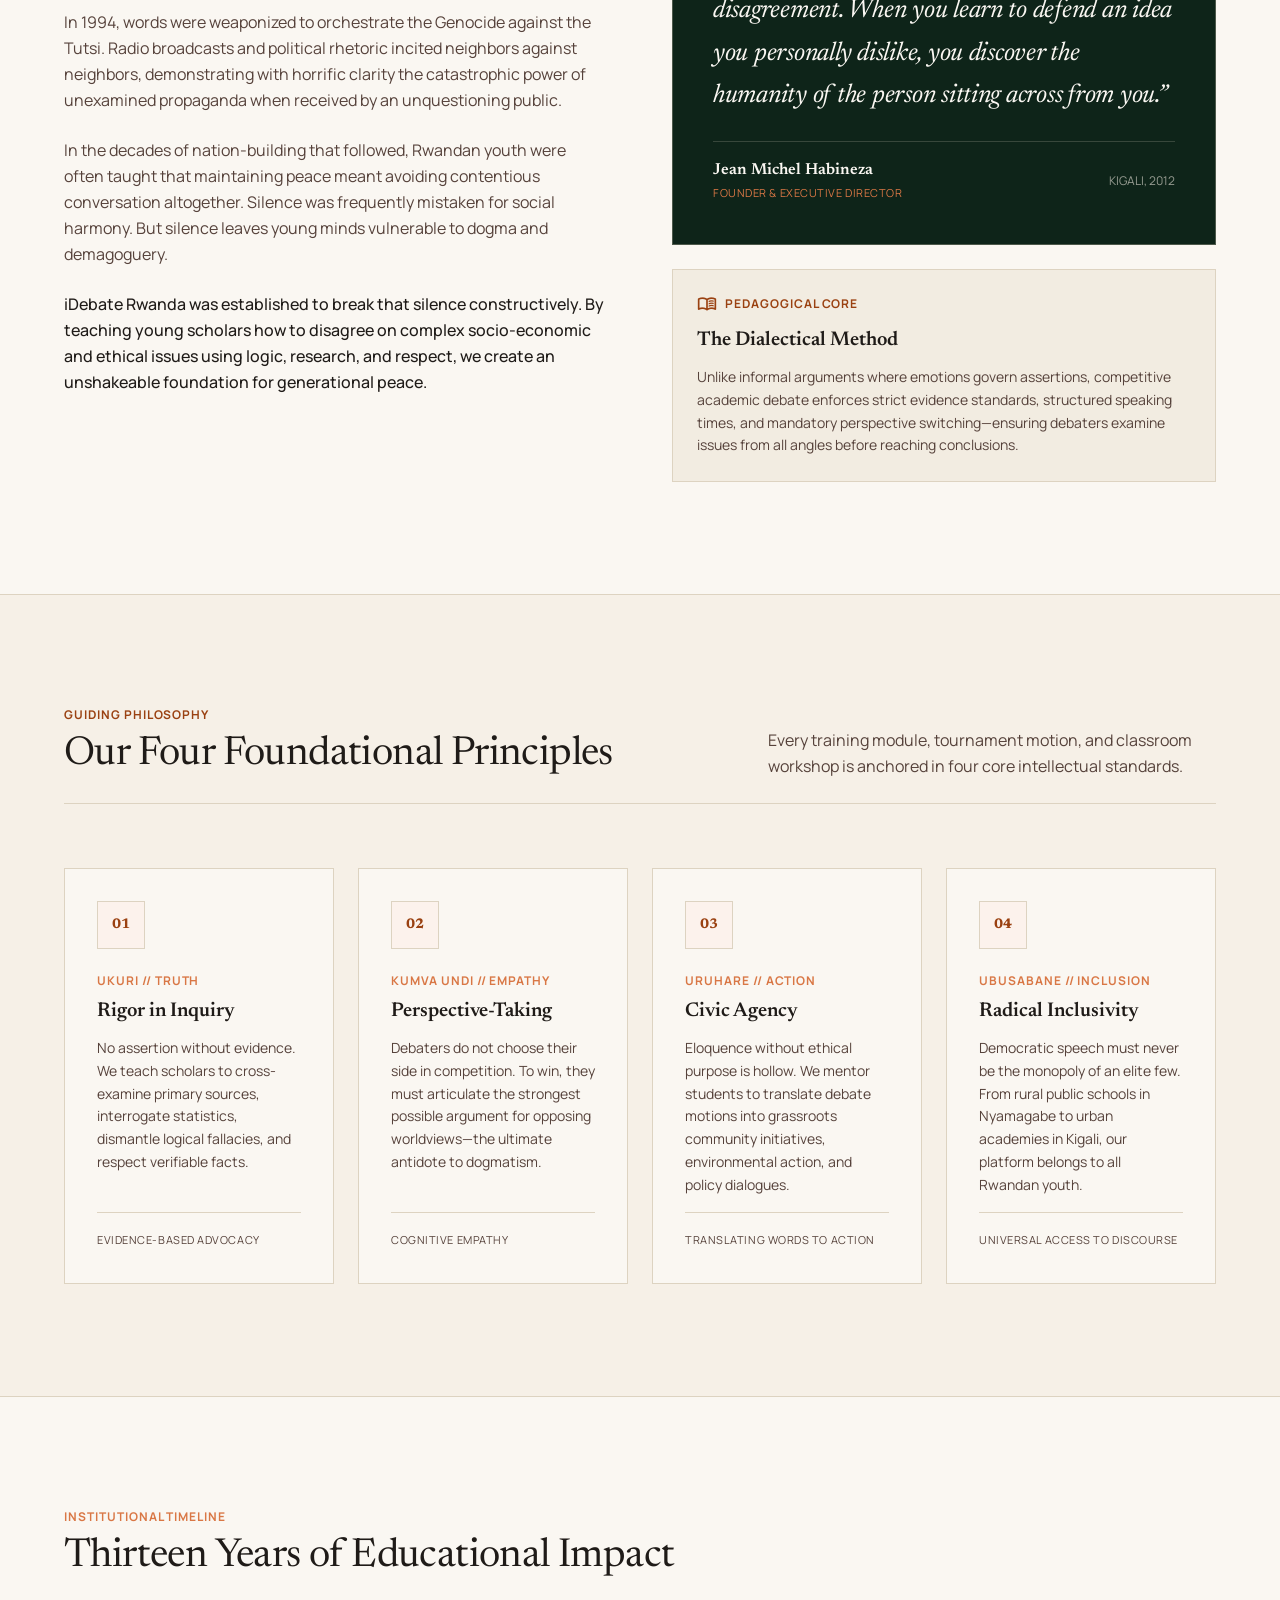
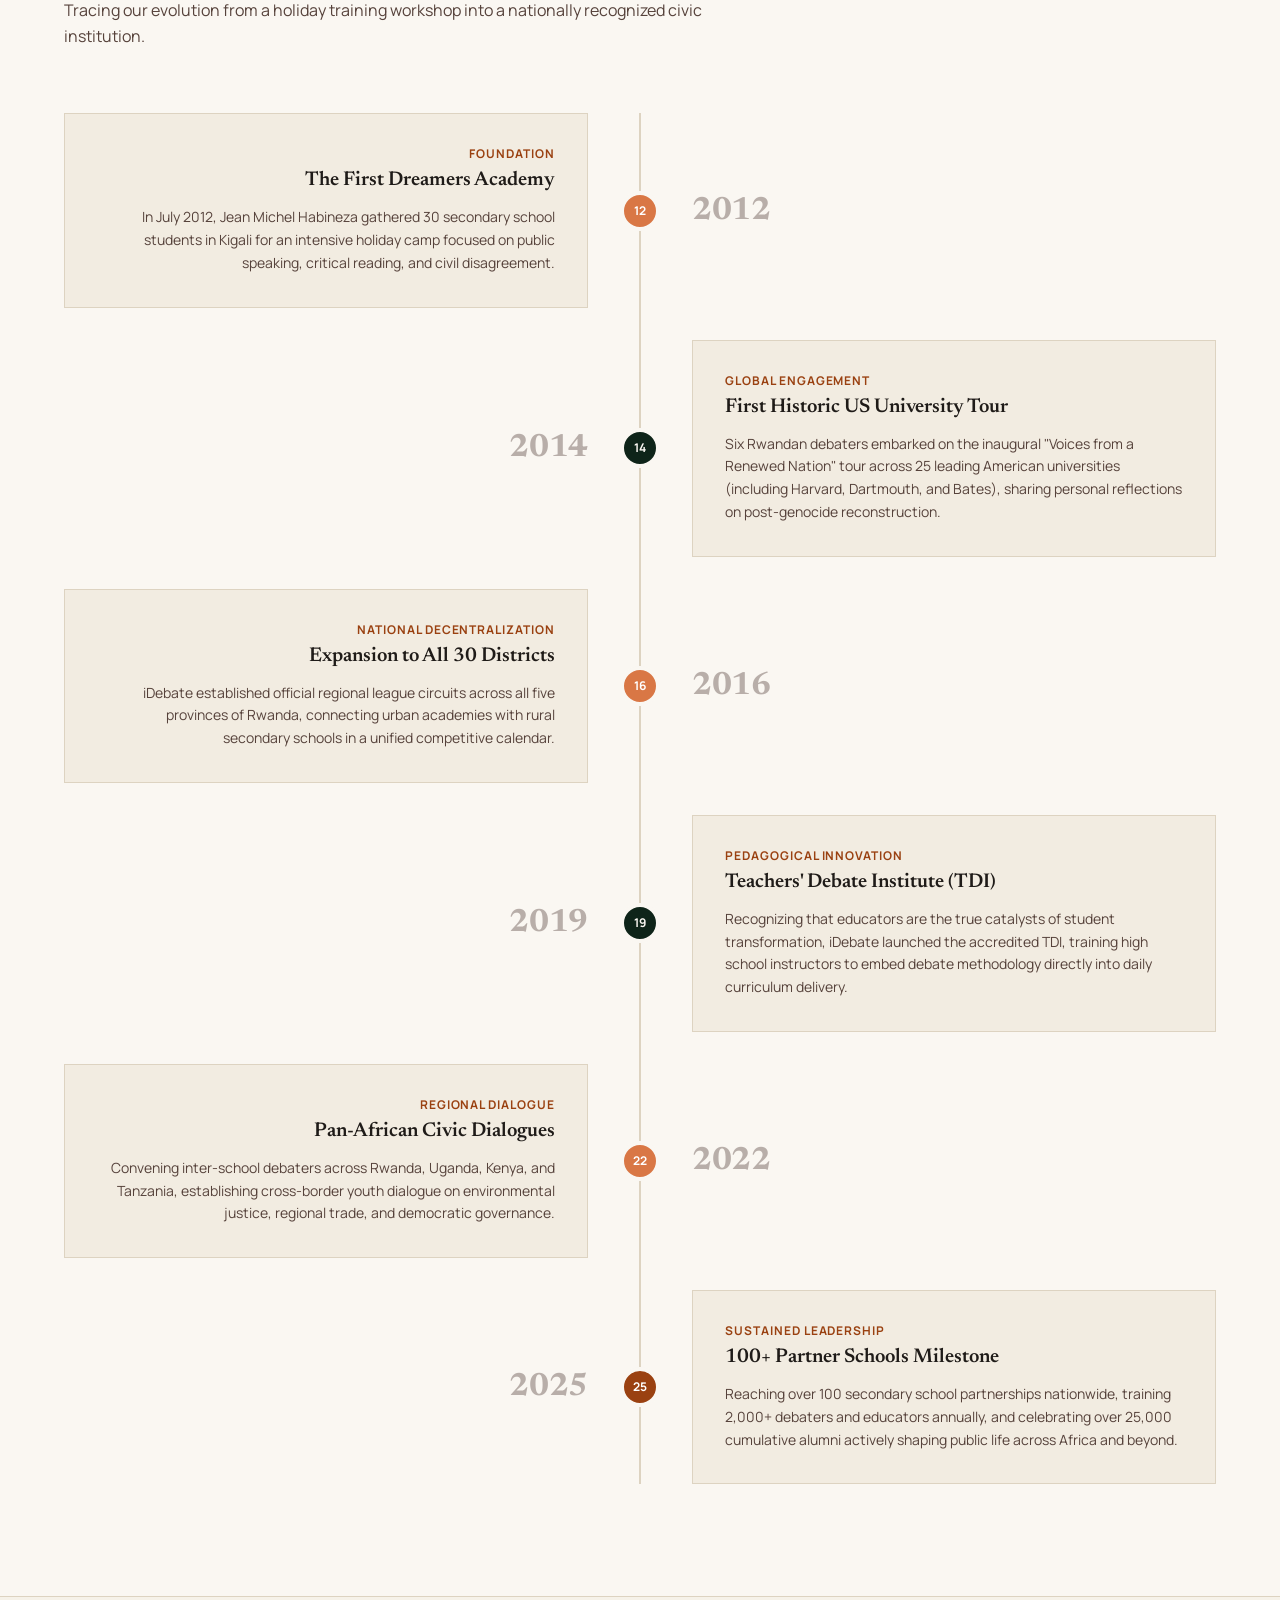
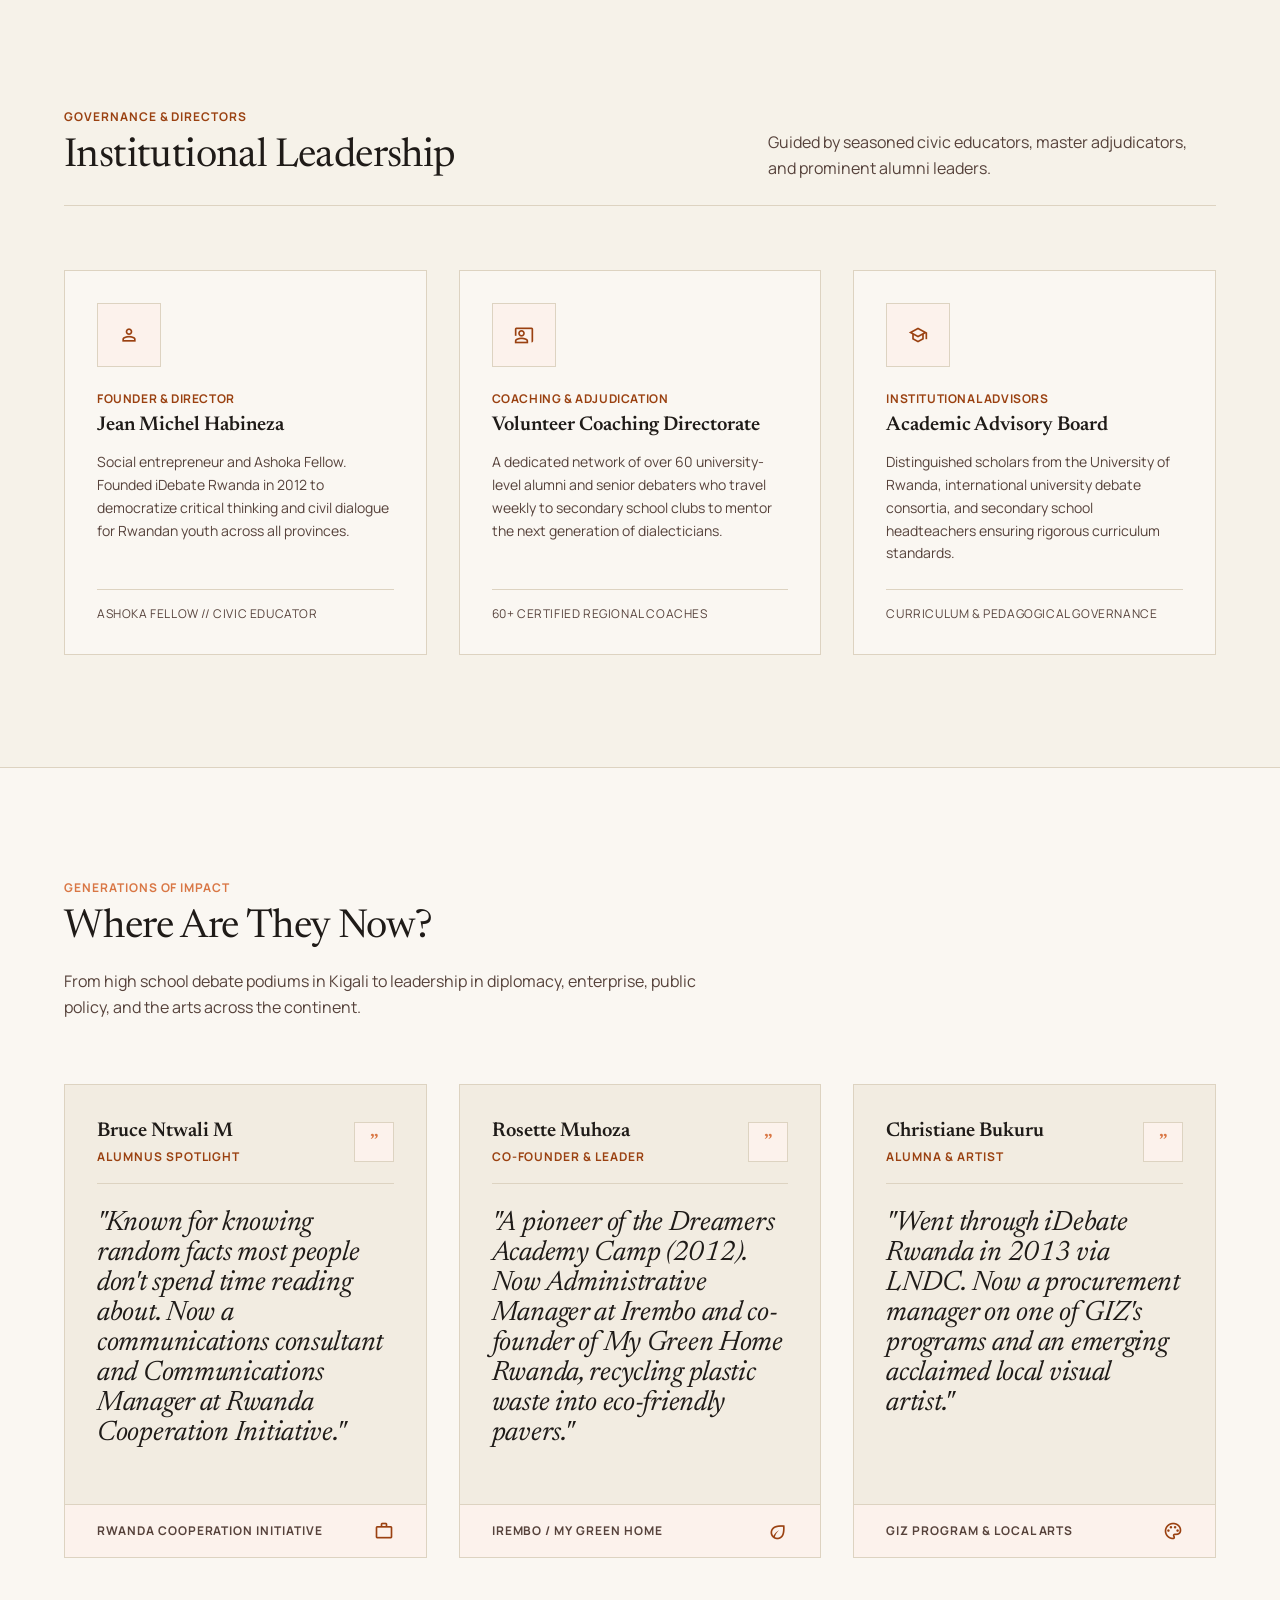
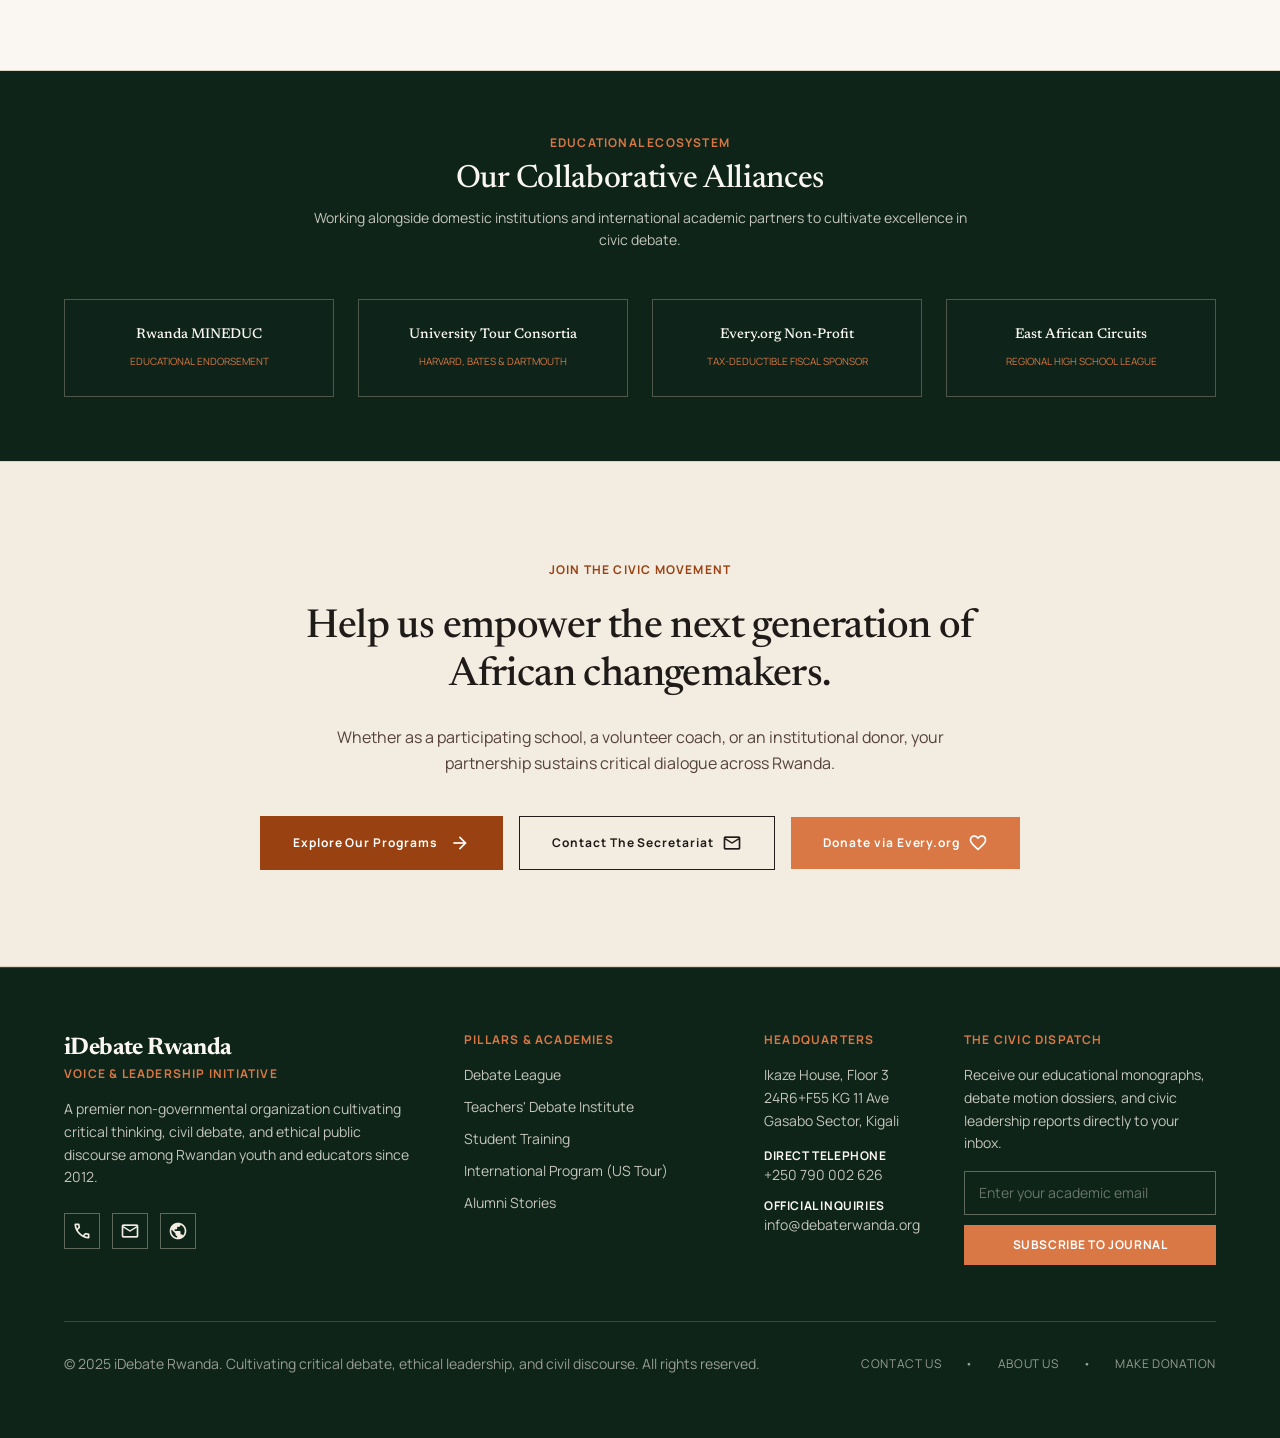
<file: about.html>
﻿<!DOCTYPE html>

<html class="scroll-smooth" lang="en"><head>
<meta charset="utf-8"/>
<meta content="width=device-width, initial-scale=1.0" name="viewport"/>
<title>About Us | iDebate Rwanda — Our Story, Vision &amp; Leadership</title>
<meta content="Learn about iDebate Rwanda's founding in 2012, our mission to build peace through critical inquiry, our leadership, and how we empower youth across 30 districts of Rwanda." name="description"/>
<meta content="about iDebate Rwanda, Jean Michel Habineza, debate in Rwanda, Rwandan youth leadership, civil discourse Kigali, peace education East Africa" name="keywords"/>
<meta property="og:title" content="About Us | iDebate Rwanda — Our Story, Vision &amp; Leadership"/>
<meta property="og:description" content="Learn about iDebate Rwanda's founding in 2012, our mission to build peace through critical inquiry, our leadership, and how we empower youth across 30 districts of Rwanda."/>
<meta property="og:type" content="website"/>
<!-- Google Fonts & Material Symbols -->
<link href="https://fonts.googleapis.com" rel="preconnect"/>
<link crossorigin="" href="https://fonts.gstatic.com" rel="preconnect"/>
<link href="https://fonts.googleapis.com/css2?family=Manrope:wght@400;500;600;700;800&amp;family=Newsreader:ital,opsz,wght@0,6..72,400;0,6..72,500;0,6..72,600;1,6..72,400&amp;display=swap" rel="stylesheet"/>
<link href="https://fonts.googleapis.com/css2?family=Material+Symbols+Outlined:wght,FILL@100..700,0..1&amp;display=swap" rel="stylesheet"/>
<!-- Tailwind CSS CDN with plugins -->
<link rel="stylesheet" href="css/tailwind.css"/>
<link rel="stylesheet" href="css/site.css"/>
</head>
<body class="bg-paper-canvas text-on-surface antialiased selection:bg-primary selection:text-white min-h-screen flex flex-col font-body-md text-body-md">
<!-- 1. TOP DISPATCH BAR -->
<aside aria-label="Civic Dispatch Announcement" class="w-full bg-forest-deep text-paper-canvas border-b border-border-hairline/20 px-6 lg:px-16 py-2.5 select-none">
  <div class="max-w-7xl mx-auto flex flex-col sm:flex-row items-center justify-between gap-2.5 text-label-caps font-label-caps">
    <div class="flex items-center gap-2.5">
      <span class="w-2 h-2 rounded-full bg-terracotta-sun animate-pulse shrink-0"></span>
      <span class="dispatch-label tracking-widest uppercase font-bold text-terracotta-sun">CIVIC DISPATCH:</span>
      <span class="tracking-wider text-paper-canvas">2025 NATIONAL DEBATE CALENDAR &amp; REGISTRATIONS ANNOUNCED</span>
    </div>
    <div class="flex items-center gap-4 lg:gap-6 text-paper-surface/90 text-[11px]">
      <a class="flex items-center gap-1.5 hover:text-terracotta-sun transition-colors" href="tel:+250790002626">
        <span class="material-symbols-outlined text-[15px] text-terracotta-sun">call</span>
        <span>+250 790 002 626</span>
      </a>
      <span class="text-border-hairline/40">|</span>
      <a class="flex items-center gap-1.5 hover:text-terracotta-sun transition-colors" href="mailto:info@debaterwanda.org">
        <span class="material-symbols-outlined text-[15px] text-terracotta-sun">mail</span>
        <span>info@debaterwanda.org</span>
      </a>
      <span class="text-border-hairline/40 hidden md:inline">|</span>
      <div class="hidden md:flex items-center gap-1.5 text-ochre-sand">
        <span class="material-symbols-outlined text-[15px]">public</span>
        <span>Kigali, Rwanda</span>
      </div>
    </div>
  </div>
</aside>

<!-- 2. UNIFIED EDITORIAL HEADER & NAVIGATION -->
<header class="w-full border-b border-border-hairline bg-paper-canvas dark:bg-forest-deep sticky top-0 z-50">
  <div class="max-w-7xl mx-auto px-6 lg:px-16 h-20 lg:h-24 flex items-center justify-between">
    <!-- Brand Identity Anchor -->
    <a class="flex items-center group text-decoration-none" href="index.html">
      <img class="site-logo shrink-0" src="assets/images/idebate logo.png" width="1500" height="1500" alt="iDebate Rwanda logo" />
    </a>

    <!-- Desktop Navigation Cluster -->
    <nav class="hidden md:flex items-center gap-8 text-body-md font-body-md font-semibold" aria-label="Main Navigation">
      <a class="text-on-surface-variant dark:text-paper-surface font-medium hover:text-primary dark:hover:text-terracotta-sun transition-colors duration-150 py-1" href="index.html">Home</a>
      <a class="text-primary dark:text-terracotta-sun border-b-2 border-primary dark:border-terracotta-sun font-semibold pb-1" href="about.html">About</a>

      <!-- Programs Dropdown Menu -->
      <div class="relative group py-2">
        <button type="button" class="text-on-surface-variant dark:text-paper-surface font-medium hover:text-primary dark:hover:text-terracotta-sun transition-colors duration-150 py-1 flex items-center gap-1 cursor-pointer focus:outline-none bg-transparent border-0 p-0">
          <span>Programs</span>
          <span class="material-symbols-outlined text-[18px] group-hover:rotate-180 transition-transform duration-200">expand_more</span>
        </button>
        <div class="absolute top-full left-0 w-64 pt-2 hidden group-hover:block transition-all duration-150 z-50">
          <div class="bg-paper-surface border border-border-hairline shadow-md p-2 space-y-1">
            <a class="block px-3 py-2 text-body-md font-body-md text-on-surface hover:bg-surface-container-low hover:text-primary transition-colors" href="student-training.html">
              Student Training
            </a>
            <a class="block px-3 py-2 text-body-md font-body-md text-on-surface hover:bg-surface-container-low hover:text-primary transition-colors" href="debate-league.html">
              Debate League
            </a>
            <a class="block px-3 py-2 text-body-md font-body-md text-on-surface hover:bg-surface-container-low hover:text-primary transition-colors" href="teachers-debate-institute.html">
              Teachers' Debate Institute
            </a>
            <a class="block px-3 py-2 text-body-md font-body-md text-on-surface hover:bg-surface-container-low hover:text-primary transition-colors" href="international-program.html">
              International Program (US Tour)
            </a>
            <a class="block px-3 py-2 text-body-md font-body-md text-on-surface hover:bg-surface-container-low hover:text-primary transition-colors" href="index.html#pillars">
              All Pillars Overview
            </a>
          </div>
        </div>
      </div>

      <a class="text-on-surface-variant dark:text-paper-surface font-medium hover:text-primary dark:hover:text-terracotta-sun transition-colors duration-150 py-1" href="about.html#alumni">Alumni</a>
      <a class="text-on-surface-variant dark:text-paper-surface font-medium hover:text-primary dark:hover:text-terracotta-sun transition-colors duration-150 py-1" href="contact.html">Contact</a>
    </nav>

    <!-- Trailing Action: Quick Contact & Make Donation CTA -->
    <div class="flex items-center gap-3 lg:gap-4">
      <div class="hidden xl:flex items-center gap-2 pr-3 border-r border-border-hairline text-on-surface-variant">
        <a class="p-1.5 hover:text-primary transition-colors" href="tel:+250790002626" title="Telephone Secretariat">
          <span class="material-symbols-outlined text-[20px]">call</span>
        </a>
        <a class="p-1.5 hover:text-primary transition-colors" href="mailto:info@debaterwanda.org" title="Email Inquiries">
          <span class="material-symbols-outlined text-[20px]">mail</span>
        </a>
      </div>
      <a class="bg-primary hover:bg-terracotta-sun text-white font-label-caps text-label-caps px-5 lg:px-6 py-3 border border-primary transition-all duration-150 active:scale-[0.99] flex items-center gap-2" href="https://www.every.org/idebate-rwanda-rw" rel="noopener noreferrer" target="_blank">
        <span>Make Donation</span>
        <span class="material-symbols-outlined text-[16px]">arrow_forward</span>
      </a>
      
      <!-- Mobile Menu Hamburger Button -->
      <button type="button" id="mobile-menu-toggle" aria-label="Toggle mobile menu" aria-controls="mobile-nav-drawer" aria-expanded="false" class="md:hidden p-2 text-on-surface hover:text-primary focus:outline-none bg-transparent border-0 cursor-pointer">
        <span class="material-symbols-outlined text-[28px]">menu</span>
      </button>
    </div>
  </div>

  <!-- Mobile Drawer Menu -->
  <div id="mobile-nav-drawer" class="hidden md:hidden border-t border-border-hairline bg-paper-surface px-6 py-5 space-y-4">
    <div class="flex flex-col space-y-3 font-semibold text-body-md">
      <a class="text-on-surface hover:text-primary py-1" href="index.html">Home</a>
      <a class="text-on-surface hover:text-primary py-1" href="about.html">About Us</a>
      <div class="border-l-2 border-primary pl-3 py-1 space-y-2">
        <span class="font-label-caps text-xs text-primary uppercase font-bold tracking-wider block">Programs</span>
        <a class="block text-sm text-on-surface-variant hover:text-primary py-0.5" href="student-training.html">Student Training</a>
        <a class="block text-sm text-on-surface-variant hover:text-primary py-0.5" href="debate-league.html">Debate League</a>
        <a class="block text-sm text-on-surface-variant hover:text-primary py-0.5" href="teachers-debate-institute.html">Teachers' Debate Institute</a>
        <a class="block text-sm text-on-surface-variant hover:text-primary py-0.5" href="international-program.html">International Program (US Tour)</a>
      </div>
      <a class="text-on-surface hover:text-primary py-1" href="about.html#alumni">Alumni Impact</a>
      <a class="text-on-surface hover:text-primary py-1" href="contact.html">Contact</a>
    </div>
  </div>
</header>

<main class="flex-grow">
<!-- 1. HERO SECTION: THE ARCHIVE OF AN IDEA -->
<section class="relative border-b border-border-hairline bg-paper-canvas overflow-hidden">
  <div class="max-w-7xl mx-auto px-6 lg:px-16 py-16 lg:py-24">
    <!-- Eyebrow Pill -->
    <div class="inline-flex items-center gap-2 px-3 py-1.5 border border-primary text-primary bg-surface-container-low font-label-caps text-label-caps mb-8">
      <span class="w-1.5 h-1.5 bg-primary"></span>
      <span>ESTABLISHED 2012 // KIGALI, RWANDA</span>
    </div>
    
    <div class="grid grid-cols-1 lg:grid-cols-12 gap-12 lg:gap-16 items-start">
      <!-- Left Column: Core Narrative -->
      <div class="lg:col-span-8 space-y-8">
        <h1 class="font-display-hero text-display-hero text-on-surface tracking-tight">
          Cultivating the courage to speak, the patience to listen, and the wisdom to reconcile.
        </h1>
        <div class="border-l-2 border-terracotta-sun pl-6 py-2">
          <p class="font-body-xl text-body-xl text-on-surface-variant leading-relaxed">
            Founded in 2012 in the aftermath of Rwanda's transformative journey of reconciliation, iDebate Rwanda is an educational civic initiative dedicated to shaping a generation of young Africans who resolve disagreement through rigorous reason rather than hostility.
          </p>
        </div>
        <p class="font-body-lg text-body-lg text-on-surface leading-relaxed">
          We believe that genuine peace is not simply the polite absence of tension, but the presence of structured, empathetic civil discourse. Across secondary schools in every province, we equip young minds with the dialectical tools to question dogmatism, analyze public policy, and advocate with ethical conviction.
        </p>
        
        <!-- Action Cluster -->
        <div class="flex flex-wrap items-center gap-4 pt-4 border-t border-border-hairline/60">
          <a class="bg-forest-deep text-paper-canvas px-6 py-3.5 font-label-caps text-label-caps hover:bg-primary transition-colors duration-150 inline-flex items-center gap-2" href="#origin">
            <span>Our Genesis &amp; Philosophy</span>
            <span class="material-symbols-outlined text-[16px]">south</span>
          </a>
          <a class="border border-on-surface text-on-surface hover:bg-on-surface hover:text-paper-canvas px-6 py-3.5 font-label-caps text-label-caps transition-colors duration-150" href="#chronicle">
            <span>Institutional Milestones</span>
          </a>
          <a class="border border-primary text-primary hover:bg-primary hover:text-white px-6 py-3.5 font-label-caps text-label-caps transition-colors duration-150" href="#leadership">
            <span>Leadership &amp; Governance</span>
          </a>
        </div>
      </div>
      
      <!-- Right Column: Civic Footprint Monument & Visual Record -->
      <div class="lg:col-span-4 space-y-6">
        <!-- Stat Badge Monument -->
        <div class="bg-paper-surface border border-border-hairline p-8 relative">
          <div class="absolute -top-3 -right-3 bg-terracotta-sun text-white p-2">
            <span class="material-symbols-outlined text-[24px]">verified</span>
          </div>
          <span class="font-label-caps text-label-caps text-primary block mb-2 uppercase">INSTITUTIONAL RECORD</span>
          <div class="font-quote-display text-quote-display font-bold text-on-surface text-5xl mb-2">
            13+
          </div>
          <p class="font-headline-sm text-headline-sm text-on-surface font-medium mb-3">Years of Civic Leadership</p>
          <p class="font-body-md text-body-md text-on-surface-variant border-t border-border-hairline pt-4 leading-relaxed">
            Sustaining rigorous debate training across all 30 districts of Rwanda, creating a national culture of evidence-based inquiry since 2012.
          </p>
        </div>

        <!-- Archival Photojournalism Frame -->
        <div class="border border-border-hairline bg-paper-surface p-2">
          <div class="relative overflow-hidden aspect-[4/3] bg-forest-deep">
            <img alt="iDebate Rwanda students during a national debate championship assembly" class="w-full h-full object-cover grayscale contrast-125 hover:grayscale-0 transition-all duration-300" decoding="async" src="assets/images/YVN_7499-1.jpg"/>
          </div>
          <div class="p-3">
            <p class="font-label-caps text-label-caps text-primary text-[11px] uppercase tracking-wider">ARCHIVE DOSSIER — KIGALI FORUM</p>
            <p class="font-body-md text-body-md text-on-surface italic mt-1 leading-snug">"Teaching youth to disagree without treating the opponent as an enemy."</p>
          </div>
        </div>
      </div>
    </div>
  </div>
</section>

<!-- 2. FOUR NUMERICAL METRICS STRIP -->
<section class="border-b border-border-hairline bg-paper-surface">
  <div class="max-w-7xl mx-auto px-6 lg:px-16 py-12">
    <div class="grid grid-cols-1 sm:grid-cols-2 lg:grid-cols-4 divide-y sm:divide-y-0 sm:divide-x divide-border-hairline">
      <div class="py-4 sm:py-2 sm:px-6 first:pl-0">
        <div class="text-headline-xl font-headline-xl text-primary mb-1">2012</div>
        <div class="text-headline-sm font-headline-sm text-on-surface mb-1 font-medium">Founded in Kigali</div>
        <p class="text-body-md text-on-surface-variant">Inaugurated with 30 passionate secondary students at the first Dreamers Academy.</p>
      </div>
      <div class="py-4 sm:py-2 sm:px-6">
        <div class="text-headline-xl font-headline-xl text-primary mb-1">30</div>
        <div class="text-headline-sm font-headline-sm text-on-surface mb-1 font-medium">Districts Reached</div>
        <p class="text-body-md text-on-surface-variant">Active presence in every administrative district spanning Rwanda's 5 provinces.</p>
      </div>
      <div class="py-4 sm:py-2 sm:px-6">
        <div class="text-headline-xl font-headline-xl text-primary mb-1">100+</div>
        <div class="text-headline-sm font-headline-sm text-on-surface mb-1 font-medium">Partner Schools</div>
        <p class="text-body-md text-on-surface-variant">Weekly high school debate clubs sustained in both public and private secondary schools.</p>
      </div>
      <div class="py-4 sm:py-2 sm:px-6 last:pr-0">
        <div class="text-headline-xl font-headline-xl text-primary mb-1">25,000+</div>
        <div class="text-headline-sm font-headline-sm text-on-surface mb-1 font-medium">Scholars &amp; Teachers</div>
        <p class="text-body-md text-on-surface-variant">Empowered with research, dialectics, and confident public rhetoric over 13 years.</p>
      </div>
    </div>
  </div>
</section>

<!-- 3. OUR GENESIS & HISTORICAL CONTEXT -->
<section class="py-20 lg:py-28 bg-paper-canvas border-b border-border-hairline" id="origin">
  <div class="max-w-7xl mx-auto px-6 lg:px-16">
    <div class="grid grid-cols-1 lg:grid-cols-12 gap-12 lg:gap-16 items-start">
      <!-- Left Column: Historical Imperative -->
      <div class="lg:col-span-6 space-y-6">
        <span class="font-label-caps text-label-caps text-primary uppercase block">THE HISTORICAL IMPERATIVE</span>
        <h2 class="font-headline-xl text-headline-xl text-on-surface">
          Why Debate is an Urgent Tool of Peace in Rwanda
        </h2>
        <div class="w-16 h-1 bg-primary"></div>
        <p class="font-body-lg text-body-lg text-on-surface-variant leading-relaxed">
          In 1994, words were weaponized to orchestrate the Genocide against the Tutsi. Radio broadcasts and political rhetoric incited neighbors against neighbors, demonstrating with horrific clarity the catastrophic power of unexamined propaganda when received by an unquestioning public.
        </p>
        <p class="font-body-lg text-body-lg text-on-surface-variant leading-relaxed">
          In the decades of nation-building that followed, Rwandan youth were often taught that maintaining peace meant avoiding contentious conversation altogether. Silence was frequently mistaken for social harmony. But silence leaves young minds vulnerable to dogma and demagoguery.
        </p>
        <p class="font-body-lg text-body-lg text-on-surface leading-relaxed font-medium">
          iDebate Rwanda was established to break that silence constructively. By teaching young scholars how to disagree on complex socio-economic and ethical issues using logic, research, and respect, we create an unshakeable foundation for generational peace.
        </p>
      </div>

      <!-- Right Column: The Founder's Reflection & Artifact Frame -->
      <div class="lg:col-span-6 space-y-6">
        <div class="bg-forest-deep text-paper-canvas p-8 lg:p-10 border border-border-hairline/30 space-y-6">
          <div class="flex items-center gap-3">
            <span class="material-symbols-outlined text-terracotta-sun text-[32px]">format_quote</span>
            <span class="font-label-caps text-label-caps text-ochre-sand uppercase tracking-wider">FOUNDER'S PERSPECTIVE</span>
          </div>
          <blockquote class="font-quote-display text-quote-display text-paper-canvas italic text-[22px] lg:text-[26px] leading-relaxed">
            “Before we can expect young people to build lasting peace, we must teach them how to handle disagreement. When you learn to defend an idea you personally dislike, you discover the humanity of the person sitting across from you.”
          </blockquote>
          <div class="border-t border-border-hairline/20 pt-4 flex items-center justify-between">
            <div>
              <p class="font-headline-sm text-paper-canvas font-semibold text-base">Jean Michel Habineza</p>
              <p class="font-label-caps text-[11px] text-terracotta-sun uppercase tracking-wider">Founder &amp; Executive Director</p>
            </div>
            <span class="text-paper-surface/60 font-label-caps text-xs">KIGALI, 2012</span>
          </div>
        </div>

        <!-- Archival Monograph Card -->
        <div class="bg-paper-surface border border-border-hairline p-6 space-y-3">
          <div class="flex items-center gap-2 text-primary font-label-caps text-label-caps uppercase">
            <span class="material-symbols-outlined text-[18px]">menu_book</span>
            <span>PEDAGOGICAL CORE</span>
          </div>
          <h3 class="font-headline-sm text-headline-sm text-on-surface">The Dialectical Method</h3>
          <p class="font-body-md text-body-md text-on-surface-variant leading-relaxed">
            Unlike informal arguments where emotions govern assertions, competitive academic debate enforces strict evidence standards, structured speaking times, and mandatory perspective switching—ensuring debaters examine issues from all angles before reaching conclusions.
          </p>
        </div>
      </div>
    </div>
  </div>
</section>

<!-- 4. FOUR CORE PRINCIPLES OF CIVIC DISCOURSE -->
<section class="py-20 lg:py-28 bg-paper-surface/60 border-b border-border-hairline" id="principles">
  <div class="max-w-7xl mx-auto px-6 lg:px-16">
    <div class="flex flex-col md:flex-row md:items-end justify-between mb-16 pb-6 border-b border-border-hairline gap-4">
      <div>
        <span class="font-label-caps text-label-caps text-primary uppercase block mb-2">GUIDING PHILOSOPHY</span>
        <h2 class="font-headline-xl text-headline-xl text-on-surface">Our Four Foundational Principles</h2>
      </div>
      <p class="font-body-lg text-body-lg text-on-surface-variant max-w-md">
        Every training module, tournament motion, and classroom workshop is anchored in four core intellectual standards.
      </p>
    </div>

    <!-- 4-Card Pillar Grid -->
    <div class="grid grid-cols-1 md:grid-cols-2 lg:grid-cols-4 gap-6">
      <!-- Pillar 1 -->
      <div class="bg-paper-canvas border border-border-hairline p-8 flex flex-col justify-between hover:border-terracotta-sun transition-colors duration-150 group">
        <div>
          <div class="w-12 h-12 bg-surface-container-low border border-border-hairline flex items-center justify-center mb-6 text-primary font-headline-md font-bold">
            01
          </div>
          <span class="text-label-caps font-label-caps text-terracotta-sun block mb-2">UKURI // TRUTH</span>
          <h3 class="font-headline-sm text-headline-sm text-on-surface mb-3">Rigor in Inquiry</h3>
          <p class="font-body-md text-body-md text-on-surface-variant leading-relaxed mb-4">
            No assertion without evidence. We teach scholars to cross-examine primary sources, interrogate statistics, dismantle logical fallacies, and respect verifiable facts.
          </p>
        </div>
        <div class="pt-4 border-t border-border-hairline font-label-caps text-[11px] text-on-surface-variant uppercase tracking-wider">
          Evidence-Based Advocacy
        </div>
      </div>

      <!-- Pillar 2 -->
      <div class="bg-paper-canvas border border-border-hairline p-8 flex flex-col justify-between hover:border-terracotta-sun transition-colors duration-150 group">
        <div>
          <div class="w-12 h-12 bg-surface-container-low border border-border-hairline flex items-center justify-center mb-6 text-primary font-headline-md font-bold">
            02
          </div>
          <span class="text-label-caps font-label-caps text-terracotta-sun block mb-2">KUMVA UNDI // EMPATHY</span>
          <h3 class="font-headline-sm text-headline-sm text-on-surface mb-3">Perspective-Taking</h3>
          <p class="font-body-md text-body-md text-on-surface-variant leading-relaxed mb-4">
            Debaters do not choose their side in competition. To win, they must articulate the strongest possible argument for opposing worldviews—the ultimate antidote to dogmatism.
          </p>
        </div>
        <div class="pt-4 border-t border-border-hairline font-label-caps text-[11px] text-on-surface-variant uppercase tracking-wider">
          Cognitive Empathy
        </div>
      </div>

      <!-- Pillar 3 -->
      <div class="bg-paper-canvas border border-border-hairline p-8 flex flex-col justify-between hover:border-terracotta-sun transition-colors duration-150 group">
        <div>
          <div class="w-12 h-12 bg-surface-container-low border border-border-hairline flex items-center justify-center mb-6 text-primary font-headline-md font-bold">
            03
          </div>
          <span class="text-label-caps font-label-caps text-terracotta-sun block mb-2">URUHARE // ACTION</span>
          <h3 class="font-headline-sm text-headline-sm text-on-surface mb-3">Civic Agency</h3>
          <p class="font-body-md text-body-md text-on-surface-variant leading-relaxed mb-4">
            Eloquence without ethical purpose is hollow. We mentor students to translate debate motions into grassroots community initiatives, environmental action, and policy dialogues.
          </p>
        </div>
        <div class="pt-4 border-t border-border-hairline font-label-caps text-[11px] text-on-surface-variant uppercase tracking-wider">
          Translating Words to Action
        </div>
      </div>

      <!-- Pillar 4 -->
      <div class="bg-paper-canvas border border-border-hairline p-8 flex flex-col justify-between hover:border-terracotta-sun transition-colors duration-150 group">
        <div>
          <div class="w-12 h-12 bg-surface-container-low border border-border-hairline flex items-center justify-center mb-6 text-primary font-headline-md font-bold">
            04
          </div>
          <span class="text-label-caps font-label-caps text-terracotta-sun block mb-2">UBUSABANE // INCLUSION</span>
          <h3 class="font-headline-sm text-headline-sm text-on-surface mb-3">Radical Inclusivity</h3>
          <p class="font-body-md text-body-md text-on-surface-variant leading-relaxed mb-4">
            Democratic speech must never be the monopoly of an elite few. From rural public schools in Nyamagabe to urban academies in Kigali, our platform belongs to all Rwandan youth.
          </p>
        </div>
        <div class="pt-4 border-t border-border-hairline font-label-caps text-[11px] text-on-surface-variant uppercase tracking-wider">
          Universal Access to Discourse
        </div>
      </div>
    </div>
  </div>
</section>

<!-- 5. HISTORICAL CHRONICLE (2012–2025 MILESTONES) -->
<section class="py-20 lg:py-28 bg-paper-canvas border-b border-border-hairline" id="chronicle">
  <div class="max-w-7xl mx-auto px-6 lg:px-16">
    <div class="max-w-2xl mb-16">
      <span class="font-label-caps text-label-caps text-terracotta-sun uppercase block mb-2">INSTITUTIONAL TIMELINE</span>
      <h2 class="font-headline-xl text-headline-xl text-on-surface mb-4">Thirteen Years of Educational Impact</h2>
      <p class="font-body-lg text-body-lg text-on-surface-variant">
        Tracing our evolution from a holiday training workshop into a nationally recognized civic institution.
      </p>
    </div>

    <!-- Timeline Grid / Stack -->
    <div class="space-y-8 relative before:absolute before:inset-0 before:left-4 md:before:left-1/2 before:w-0.5 before:bg-border-hairline before:-translate-x-1/2">
      <!-- Item 1: 2012 -->
      <div class="relative flex flex-col md:flex-row items-center justify-between gap-8 group">
        <div class="w-full md:w-[46%] order-2 md:order-1 md:text-right">
          <div class="bg-paper-surface border border-border-hairline p-8 hover:border-terracotta-sun transition-colors">
            <span class="text-label-caps font-label-caps text-primary uppercase block mb-1">FOUNDATION</span>
            <h3 class="font-headline-sm text-headline-sm text-on-surface mb-3">The First Dreamers Academy</h3>
            <p class="font-body-md text-body-md text-on-surface-variant leading-relaxed">
              In July 2012, Jean Michel Habineza gathered 30 secondary school students in Kigali for an intensive holiday camp focused on public speaking, critical reading, and civil disagreement.
            </p>
          </div>
        </div>
        <div class="w-10 h-10 rounded-full bg-terracotta-sun text-white font-bold text-xs flex items-center justify-center shrink-0 order-1 md:order-2 z-10 border-4 border-paper-canvas">
          12
        </div>
        <div class="w-full md:w-[46%] order-3 hidden md:block">
          <span class="text-headline-lg font-headline-lg text-on-surface-variant/40 font-bold">2012</span>
        </div>
      </div>

      <!-- Item 2: 2014 -->
      <div class="relative flex flex-col md:flex-row items-center justify-between gap-8 group">
        <div class="w-full md:w-[46%] order-3 md:order-1 hidden md:block md:text-right">
          <span class="text-headline-lg font-headline-lg text-on-surface-variant/40 font-bold">2014</span>
        </div>
        <div class="w-10 h-10 rounded-full bg-forest-deep text-paper-canvas font-bold text-xs flex items-center justify-center shrink-0 order-1 md:order-2 z-10 border-4 border-paper-canvas">
          14
        </div>
        <div class="w-full md:w-[46%] order-2 md:order-3">
          <div class="bg-paper-surface border border-border-hairline p-8 hover:border-terracotta-sun transition-colors">
            <span class="text-label-caps font-label-caps text-primary uppercase block mb-1">GLOBAL ENGAGEMENT</span>
            <h3 class="font-headline-sm text-headline-sm text-on-surface mb-3">First Historic US University Tour</h3>
            <p class="font-body-md text-body-md text-on-surface-variant leading-relaxed">
              Six Rwandan debaters embarked on the inaugural "Voices from a Renewed Nation" tour across 25 leading American universities (including Harvard, Dartmouth, and Bates), sharing personal reflections on post-genocide reconstruction.
            </p>
          </div>
        </div>
      </div>

      <!-- Item 3: 2016 -->
      <div class="relative flex flex-col md:flex-row items-center justify-between gap-8 group">
        <div class="w-full md:w-[46%] order-2 md:order-1 md:text-right">
          <div class="bg-paper-surface border border-border-hairline p-8 hover:border-terracotta-sun transition-colors">
            <span class="text-label-caps font-label-caps text-primary uppercase block mb-1">NATIONAL DECENTRALIZATION</span>
            <h3 class="font-headline-sm text-headline-sm text-on-surface mb-3">Expansion to All 30 Districts</h3>
            <p class="font-body-md text-body-md text-on-surface-variant leading-relaxed">
              iDebate established official regional league circuits across all five provinces of Rwanda, connecting urban academies with rural secondary schools in a unified competitive calendar.
            </p>
          </div>
        </div>
        <div class="w-10 h-10 rounded-full bg-terracotta-sun text-white font-bold text-xs flex items-center justify-center shrink-0 order-1 md:order-2 z-10 border-4 border-paper-canvas">
          16
        </div>
        <div class="w-full md:w-[46%] order-3 hidden md:block">
          <span class="text-headline-lg font-headline-lg text-on-surface-variant/40 font-bold">2016</span>
        </div>
      </div>

      <!-- Item 4: 2019 -->
      <div class="relative flex flex-col md:flex-row items-center justify-between gap-8 group">
        <div class="w-full md:w-[46%] order-3 md:order-1 hidden md:block md:text-right">
          <span class="text-headline-lg font-headline-lg text-on-surface-variant/40 font-bold">2019</span>
        </div>
        <div class="w-10 h-10 rounded-full bg-forest-deep text-paper-canvas font-bold text-xs flex items-center justify-center shrink-0 order-1 md:order-2 z-10 border-4 border-paper-canvas">
          19
        </div>
        <div class="w-full md:w-[46%] order-2 md:order-3">
          <div class="bg-paper-surface border border-border-hairline p-8 hover:border-terracotta-sun transition-colors">
            <span class="text-label-caps font-label-caps text-primary uppercase block mb-1">PEDAGOGICAL INNOVATION</span>
            <h3 class="font-headline-sm text-headline-sm text-on-surface mb-3">Teachers' Debate Institute (TDI)</h3>
            <p class="font-body-md text-body-md text-on-surface-variant leading-relaxed">
              Recognizing that educators are the true catalysts of student transformation, iDebate launched the accredited TDI, training high school instructors to embed debate methodology directly into daily curriculum delivery.
            </p>
          </div>
        </div>
      </div>

      <!-- Item 5: 2022 -->
      <div class="relative flex flex-col md:flex-row items-center justify-between gap-8 group">
        <div class="w-full md:w-[46%] order-2 md:order-1 md:text-right">
          <div class="bg-paper-surface border border-border-hairline p-8 hover:border-terracotta-sun transition-colors">
            <span class="text-label-caps font-label-caps text-primary uppercase block mb-1">REGIONAL DIALOGUE</span>
            <h3 class="font-headline-sm text-headline-sm text-on-surface mb-3">Pan-African Civic Dialogues</h3>
            <p class="font-body-md text-body-md text-on-surface-variant leading-relaxed">
              Convening inter-school debaters across Rwanda, Uganda, Kenya, and Tanzania, establishing cross-border youth dialogue on environmental justice, regional trade, and democratic governance.
            </p>
          </div>
        </div>
        <div class="w-10 h-10 rounded-full bg-terracotta-sun text-white font-bold text-xs flex items-center justify-center shrink-0 order-1 md:order-2 z-10 border-4 border-paper-canvas">
          22
        </div>
        <div class="w-full md:w-[46%] order-3 hidden md:block">
          <span class="text-headline-lg font-headline-lg text-on-surface-variant/40 font-bold">2022</span>
        </div>
      </div>

      <!-- Item 6: 2024–2025 -->
      <div class="relative flex flex-col md:flex-row items-center justify-between gap-8 group">
        <div class="w-full md:w-[46%] order-3 md:order-1 hidden md:block md:text-right">
          <span class="text-headline-lg font-headline-lg text-on-surface-variant/40 font-bold">2025</span>
        </div>
        <div class="w-10 h-10 rounded-full bg-primary text-white font-bold text-xs flex items-center justify-center shrink-0 order-1 md:order-2 z-10 border-4 border-paper-canvas">
          25
        </div>
        <div class="w-full md:w-[46%] order-2 md:order-3">
          <div class="bg-paper-surface border border-border-hairline p-8 hover:border-terracotta-sun transition-colors">
            <span class="text-label-caps font-label-caps text-primary uppercase block mb-1">SUSTAINED LEADERSHIP</span>
            <h3 class="font-headline-sm text-headline-sm text-on-surface mb-3">100+ Partner Schools Milestone</h3>
            <p class="font-body-md text-body-md text-on-surface-variant leading-relaxed">
              Reaching over 100 secondary school partnerships nationwide, training 2,000+ debaters and educators annually, and celebrating over 25,000 cumulative alumni actively shaping public life across Africa and beyond.
            </p>
          </div>
        </div>
      </div>
    </div>
  </div>
</section>

<!-- 6. LEADERSHIP & PEDAGOGICAL COUNCIL -->
<section class="py-20 lg:py-28 bg-paper-surface/50 border-b border-border-hairline" id="leadership">
  <div class="max-w-7xl mx-auto px-6 lg:px-16">
    <div class="flex flex-col md:flex-row md:items-end justify-between mb-16 pb-6 border-b border-border-hairline gap-4">
      <div>
        <span class="font-label-caps text-label-caps text-primary uppercase block mb-2">GOVERNANCE &amp; DIRECTORS</span>
        <h2 class="font-headline-xl text-headline-xl text-on-surface">Institutional Leadership</h2>
      </div>
      <p class="font-body-lg text-body-lg text-on-surface-variant max-w-md">
        Guided by seasoned civic educators, master adjudicators, and prominent alumni leaders.
      </p>
    </div>

    <!-- Leadership Grid -->
    <div class="grid grid-cols-1 md:grid-cols-3 gap-8">
      <!-- Leader 1 -->
      <article class="bg-paper-canvas border border-border-hairline p-8 flex flex-col justify-between">
        <div>
          <div class="w-16 h-16 bg-surface-container-low border border-border-hairline rounded-none flex items-center justify-center mb-6">
            <span class="material-symbols-outlined text-primary text-[32px]">person</span>
          </div>
          <span class="font-label-caps text-label-caps text-primary text-[11px] uppercase tracking-wider block mb-1">FOUNDER &amp; DIRECTOR</span>
          <h3 class="font-headline-sm text-headline-sm text-on-surface mb-3">Jean Michel Habineza</h3>
          <p class="font-body-md text-body-md text-on-surface-variant leading-relaxed mb-6">
            Social entrepreneur and Ashoka Fellow. Founded iDebate Rwanda in 2012 to democratize critical thinking and civil dialogue for Rwandan youth across all provinces.
          </p>
        </div>
        <div class="pt-4 border-t border-border-hairline text-xs font-label-caps text-on-surface-variant uppercase tracking-wider">
          Ashoka Fellow // Civic Educator
        </div>
      </article>

      <!-- Leader 2 -->
      <article class="bg-paper-canvas border border-border-hairline p-8 flex flex-col justify-between">
        <div>
          <div class="w-16 h-16 bg-surface-container-low border border-border-hairline rounded-none flex items-center justify-center mb-6">
            <span class="material-symbols-outlined text-primary text-[32px]">co_present</span>
          </div>
          <span class="font-label-caps text-label-caps text-primary text-[11px] uppercase tracking-wider block mb-1">COACHING &amp; ADJUDICATION</span>
          <h3 class="font-headline-sm text-headline-sm text-on-surface mb-3">Volunteer Coaching Directorate</h3>
          <p class="font-body-md text-body-md text-on-surface-variant leading-relaxed mb-6">
            A dedicated network of over 60 university-level alumni and senior debaters who travel weekly to secondary school clubs to mentor the next generation of dialecticians.
          </p>
        </div>
        <div class="pt-4 border-t border-border-hairline text-xs font-label-caps text-on-surface-variant uppercase tracking-wider">
          60+ Certified Regional Coaches
        </div>
      </article>

      <!-- Leader 3 -->
      <article class="bg-paper-canvas border border-border-hairline p-8 flex flex-col justify-between">
        <div>
          <div class="w-16 h-16 bg-surface-container-low border border-border-hairline rounded-none flex items-center justify-center mb-6">
            <span class="material-symbols-outlined text-primary text-[32px]">school</span>
          </div>
          <span class="font-label-caps text-label-caps text-primary text-[11px] uppercase tracking-wider block mb-1">INSTITUTIONAL ADVISORS</span>
          <h3 class="font-headline-sm text-headline-sm text-on-surface mb-3">Academic Advisory Board</h3>
          <p class="font-body-md text-body-md text-on-surface-variant leading-relaxed mb-6">
            Distinguished scholars from the University of Rwanda, international university debate consortia, and secondary school headteachers ensuring rigorous curriculum standards.
          </p>
        </div>
        <div class="pt-4 border-t border-border-hairline text-xs font-label-caps text-on-surface-variant uppercase tracking-wider">
          Curriculum &amp; Pedagogical Governance
        </div>
      </article>
    </div>
  </div>
</section>

<!-- 7. ALUMNI PROFILES SECTION -->
<section class="py-20 lg:py-28 bg-paper-canvas border-b border-border-hairline" id="alumni">
  <div class="max-w-7xl mx-auto px-6 lg:px-16">
    <div class="max-w-2xl mb-16">
      <span class="font-label-caps text-label-caps text-terracotta-sun uppercase block mb-2">GENERATIONS OF IMPACT</span>
      <h2 class="font-headline-xl text-headline-xl text-on-surface mb-4">Where Are They Now?</h2>
      <p class="font-body-lg text-body-lg text-on-surface-variant">
        From high school debate podiums in Kigali to leadership in diplomacy, enterprise, public policy, and the arts across the continent.
      </p>
    </div>

    <!-- 3-Column Editorial Cards -->
    <div class="grid grid-cols-1 md:grid-cols-3 gap-8">
      <!-- Card 1: Bruce Ntwali M -->
      <article class="border border-border-hairline bg-paper-surface flex flex-col justify-between">
        <div class="p-8">
          <div class="flex items-center justify-between mb-6 pb-4 border-b border-border-hairline">
            <div>
              <h3 class="font-headline-sm text-headline-sm text-on-surface">Bruce Ntwali M</h3>
              <span class="font-label-caps text-label-caps text-primary text-[11px]">ALUMNUS SPOTLIGHT</span>
            </div>
            <div class="w-10 h-10 border border-border-hairline bg-surface-container-low flex items-center justify-center font-quote-display font-bold text-terracotta-sun text-lg">
              ”
            </div>
          </div>
          <blockquote class="font-quote-display text-quote-display text-on-surface mb-6 italic text-[20px] leading-[30px]">
            "Known for knowing random facts most people don't spend time reading about. Now a communications consultant and Communications Manager at Rwanda Cooperation Initiative."
          </blockquote>
        </div>
        <div class="bg-surface-container-low px-8 py-4 border-t border-border-hairline flex items-center justify-between">
          <span class="font-label-caps text-label-caps text-on-surface-variant">RWANDA COOPERATION INITIATIVE</span>
          <span class="material-symbols-outlined text-[18px] text-primary">work</span>
        </div>
      </article>

      <!-- Card 2: Rosette Muhoza -->
      <article class="border border-border-hairline bg-paper-surface flex flex-col justify-between">
        <div class="p-8">
          <div class="flex items-center justify-between mb-6 pb-4 border-b border-border-hairline">
            <div>
              <h3 class="font-headline-sm text-headline-sm text-on-surface">Rosette Muhoza</h3>
              <span class="font-label-caps text-label-caps text-primary text-[11px]">CO-FOUNDER &amp; LEADER</span>
            </div>
            <div class="w-10 h-10 border border-border-hairline bg-surface-container-low flex items-center justify-center font-quote-display font-bold text-terracotta-sun text-lg">
              ”
            </div>
          </div>
          <blockquote class="font-quote-display text-quote-display text-on-surface mb-6 italic text-[20px] leading-[30px]">
            "A pioneer of the Dreamers Academy Camp (2012). Now Administrative Manager at Irembo and co-founder of My Green Home Rwanda, recycling plastic waste into eco-friendly pavers."
          </blockquote>
        </div>
        <div class="bg-surface-container-low px-8 py-4 border-t border-border-hairline flex items-center justify-between">
          <span class="font-label-caps text-label-caps text-on-surface-variant">IREMBO / MY GREEN HOME</span>
          <span class="material-symbols-outlined text-[18px] text-primary">eco</span>
        </div>
      </article>

      <!-- Card 3: Christiane Bukuru -->
      <article class="border border-border-hairline bg-paper-surface flex flex-col justify-between">
        <div class="p-8">
          <div class="flex items-center justify-between mb-6 pb-4 border-b border-border-hairline">
            <div>
              <h3 class="font-headline-sm text-headline-sm text-on-surface">Christiane Bukuru</h3>
              <span class="font-label-caps text-label-caps text-primary text-[11px]">ALUMNA &amp; ARTIST</span>
            </div>
            <div class="w-10 h-10 border border-border-hairline bg-surface-container-low flex items-center justify-center font-quote-display font-bold text-terracotta-sun text-lg">
              ”
            </div>
          </div>
          <blockquote class="font-quote-display text-quote-display text-on-surface mb-6 italic text-[20px] leading-[30px]">
            "Went through iDebate Rwanda in 2013 via LNDC. Now a procurement manager on one of GIZ's programs and an emerging acclaimed local visual artist."
          </blockquote>
        </div>
        <div class="bg-surface-container-low px-8 py-4 border-t border-border-hairline flex items-center justify-between">
          <span class="font-label-caps text-label-caps text-on-surface-variant">GIZ PROGRAM &amp; LOCAL ARTS</span>
          <span class="material-symbols-outlined text-[18px] text-primary">palette</span>
        </div>
      </article>
    </div>
  </div>
</section>

<!-- 8. INSTITUTIONAL ALLIANCES & PARTNERS -->
<section class="py-16 bg-forest-deep text-paper-canvas border-b border-border-hairline">
  <div class="max-w-7xl mx-auto px-6 lg:px-16">
    <div class="text-center max-w-2xl mx-auto mb-12">
      <span class="font-label-caps text-label-caps text-terracotta-sun uppercase tracking-widest block mb-2">EDUCATIONAL ECOSYSTEM</span>
      <h3 class="font-headline-lg text-headline-lg text-paper-canvas">Our Collaborative Alliances</h3>
      <p class="font-body-md text-body-md text-paper-surface/80 mt-2">
        Working alongside domestic institutions and international academic partners to cultivate excellence in civic debate.
      </p>
    </div>
    
    <div class="grid grid-cols-2 md:grid-cols-4 gap-6 text-center">
      <div class="border border-border-hairline/30 p-6 bg-forest-deep/60 flex flex-col items-center justify-center">
        <span class="font-headline-sm text-paper-canvas font-medium">Rwanda MINEDUC</span>
        <span class="font-label-caps text-[10px] text-terracotta-sun mt-1 uppercase">Educational Endorsement</span>
      </div>
      <div class="border border-border-hairline/30 p-6 bg-forest-deep/60 flex flex-col items-center justify-center">
        <span class="font-headline-sm text-paper-canvas font-medium">University Tour Consortia</span>
        <span class="font-label-caps text-[10px] text-terracotta-sun mt-1 uppercase">Harvard, Bates &amp; Dartmouth</span>
      </div>
      <div class="border border-border-hairline/30 p-6 bg-forest-deep/60 flex flex-col items-center justify-center">
        <span class="font-headline-sm text-paper-canvas font-medium">Every.org Non-Profit</span>
        <span class="font-label-caps text-[10px] text-terracotta-sun mt-1 uppercase">Tax-Deductible Fiscal Sponsor</span>
      </div>
      <div class="border border-border-hairline/30 p-6 bg-forest-deep/60 flex flex-col items-center justify-center">
        <span class="font-headline-sm text-paper-canvas font-medium">East African Circuits</span>
        <span class="font-label-caps text-[10px] text-terracotta-sun mt-1 uppercase">Regional High School League</span>
      </div>
    </div>
  </div>
</section>

<!-- 9. CALL TO ACTION SECTION -->
<section class="py-20 lg:py-24 bg-paper-surface text-on-surface border-b border-border-hairline relative">
  <div class="max-w-5xl mx-auto px-6 lg:px-16 text-center space-y-6">
    <span class="font-label-caps text-label-caps text-primary uppercase tracking-widest">JOIN THE CIVIC MOVEMENT</span>
    <h2 class="font-headline-xl text-headline-xl text-on-surface font-medium max-w-3xl mx-auto">
      Help us empower the next generation of African changemakers.
    </h2>
    <p class="font-body-lg text-body-lg text-on-surface-variant max-w-2xl mx-auto">
      Whether as a participating school, a volunteer coach, or an institutional donor, your partnership sustains critical dialogue across Rwanda.
    </p>
    <div class="pt-4 flex flex-col sm:flex-row items-center justify-center gap-4">
      <a class="w-full sm:w-auto bg-primary hover:bg-terracotta-sun text-white font-label-caps text-label-caps px-8 py-4 border border-primary transition-all duration-150 active:scale-[0.99] flex items-center justify-center gap-3" href="student-training.html">
        <span>Explore Our Programs</span>
        <span class="material-symbols-outlined text-[18px]">arrow_forward</span>
      </a>
      <a class="w-full sm:w-auto border border-on-surface text-on-surface hover:bg-on-surface hover:text-paper-canvas px-8 py-4 font-label-caps text-label-caps transition-colors duration-150 flex items-center justify-center gap-2" href="contact.html">
        <span>Contact The Secretariat</span>
        <span class="material-symbols-outlined text-[18px]">mail</span>
      </a>
      <a class="w-full sm:w-auto bg-terracotta-sun hover:bg-primary text-white font-label-caps text-label-caps px-8 py-4 transition-all duration-150 flex items-center justify-center gap-2" href="https://www.every.org/idebate-rwanda-rw" rel="noopener noreferrer" target="_blank">
        <span>Donate via Every.org</span>
        <span class="material-symbols-outlined text-[18px]">favorite</span>
      </a>
    </div>
  </div>
</section>
</main>
<!-- Unified Editorial Footer (Footer Component) -->

<!-- MONUMENTAL EDITORIAL FOOTER -->
<footer class="w-full border-t border-border-hairline/20 bg-forest-deep text-paper-canvas px-6 lg:px-16 py-16">
  <div class="max-w-7xl mx-auto">
    <!-- Top 4 Columns Grid -->
    <div class="grid grid-cols-1 md:grid-cols-2 lg:grid-cols-12 gap-10 lg:gap-12 pb-14 border-b border-border-hairline/20">
      <!-- Column 1: Institutional Statement (4 cols) -->
      <div class="lg:col-span-4 space-y-4">
        <a class="flex flex-col group text-decoration-none" href="index.html">
          <span class="text-headline-md font-headline-md font-bold text-paper-canvas tracking-tight">
            iDebate Rwanda
          </span>
          <span class="text-label-caps font-label-caps text-terracotta-sun uppercase tracking-widest text-[10px] mt-0.5">
            Voice &amp; Leadership Initiative
          </span>
        </a>
        <p class="font-body-md text-body-md text-paper-surface/80 leading-relaxed max-w-sm">
          A premier non-governmental organization cultivating critical thinking, civil debate, and ethical public discourse among Rwandan youth and educators since 2012.
        </p>
        <div class="pt-2 flex items-center gap-3">
          <a class="w-9 h-9 border border-border-hairline/40 flex items-center justify-center text-paper-surface hover:text-white hover:border-terracotta-sun hover:bg-terracotta-sun transition-all duration-150" href="tel:+250790002626" title="Call Us">
            <span class="material-symbols-outlined text-[18px]">call</span>
          </a>
          <a class="w-9 h-9 border border-border-hairline/40 flex items-center justify-center text-paper-surface hover:text-white hover:border-terracotta-sun hover:bg-terracotta-sun transition-all duration-150" href="mailto:info@debaterwanda.org" title="Email Secretariat">
            <span class="material-symbols-outlined text-[18px]">mail</span>
          </a>
          <a class="w-9 h-9 border border-border-hairline/40 flex items-center justify-center text-paper-surface hover:text-white hover:border-terracotta-sun hover:bg-terracotta-sun transition-all duration-150" href="contact.html" title="Kigali Office Landmark">
            <span class="material-symbols-outlined text-[18px]">public</span>
          </a>
        </div>
      </div>

      <!-- Column 2: Navigation & Programs (3 cols) -->
      <div class="lg:col-span-3 space-y-4">
        <span class="text-label-caps font-label-caps text-terracotta-sun uppercase tracking-widest block">
          Pillars &amp; Academies
        </span>
        <ul class="space-y-2.5 font-body-md text-body-md text-paper-surface/80">
          <li><a class="hover:text-paper-canvas hover:translate-x-1 transition-all duration-150 inline-block" href="debate-league.html">Debate League</a></li>
          <li><a class="hover:text-paper-canvas hover:translate-x-1 transition-all duration-150 inline-block" href="teachers-debate-institute.html">Teachers' Debate Institute</a></li>
          <li><a class="hover:text-paper-canvas hover:translate-x-1 transition-all duration-150 inline-block" href="student-training.html">Student Training</a></li>
          <li><a class="hover:text-paper-canvas hover:translate-x-1 transition-all duration-150 inline-block" href="international-program.html">International Program (US Tour)</a></li>
          <li><a class="hover:text-paper-canvas hover:translate-x-1 transition-all duration-150 inline-block" href="about.html#alumni">Alumni Stories</a></li>
        </ul>
      </div>

      <!-- Column 3: Headquarters & Contact (2 cols) -->
      <div class="lg:col-span-2 space-y-4">
        <span class="text-label-caps font-label-caps text-terracotta-sun uppercase tracking-widest block">
          Headquarters
        </span>
        <div class="font-body-md text-body-md text-paper-surface/80 space-y-3">
          <p class="leading-relaxed">
            Ikaze House, Floor 3<br/>
            24R6+F55 KG 11 Ave<br/>
            Gasabo Sector, Kigali
          </p>
          <p class="pt-1">
            <strong class="text-paper-canvas block text-xs tracking-wider">DIRECT TELEPHONE</strong>
            <a class="hover:text-terracotta-sun transition-colors" href="tel:+250790002626">+250 790 002 626</a>
          </p>
          <p>
            <strong class="text-paper-canvas block text-xs tracking-wider">OFFICIAL INQUIRIES</strong>
            <a class="hover:text-terracotta-sun transition-colors" href="mailto:info@debaterwanda.org">info@debaterwanda.org</a>
          </p>
        </div>
      </div>

      <!-- Column 4: Newsletter Dispatch (3 cols) -->
      <div class="lg:col-span-3 space-y-4">
        <span class="text-label-caps font-label-caps text-terracotta-sun uppercase tracking-widest block">
          The Civic Dispatch
        </span>
        <p class="font-body-md text-body-md text-paper-surface/80 leading-relaxed">
          Receive our educational monographs, debate motion dossiers, and civic leadership reports directly to your inbox.
        </p>
        <form class="space-y-2.5" onsubmit="event.preventDefault(); alert('Thank you for subscribing to the iDebate Civic Dispatch.');">
          <div class="relative">
            <input class="w-full bg-forest-deep border border-border-hairline/40 text-paper-canvas placeholder-paper-surface/40 px-3.5 py-2.5 text-body-md font-body-md focus:border-terracotta-sun focus:ring-0 focus:outline-none rounded-none" placeholder="Enter your academic email" required="" type="email"/>
          </div>
          <button class="w-full bg-terracotta-sun hover:bg-primary text-white font-label-caps text-label-caps py-3 transition-colors duration-150 uppercase tracking-wider text-center cursor-pointer" type="submit">
            Subscribe to Journal
          </button>
        </form>
      </div>
    </div>

    <!-- Bottom Attribution & Legal -->
    <div class="pt-8 flex flex-col md:flex-row items-center justify-between gap-4 text-body-md font-body-md text-paper-surface/60">
      <p class="text-center md:text-left text-xs sm:text-sm">
        &copy; 2025 iDebate Rwanda. Cultivating critical debate, ethical leadership, and civil discourse. All rights reserved.
      </p>
      <div class="flex items-center gap-6 text-xs uppercase tracking-wider">
        <a class="hover:text-paper-canvas transition-colors" href="contact.html">Contact Us</a>
        <span>•</span>
        <a class="hover:text-paper-canvas transition-colors" href="about.html">About Us</a>
        <span>•</span>
        <a class="hover:text-paper-canvas transition-colors" href="https://www.every.org/idebate-rwanda-rw" target="_blank" rel="noopener noreferrer">Make Donation</a>
      </div>
    </div>
  </div>
</footer>

<script src="js/site.js"></script>

</body>
</html>
</file>
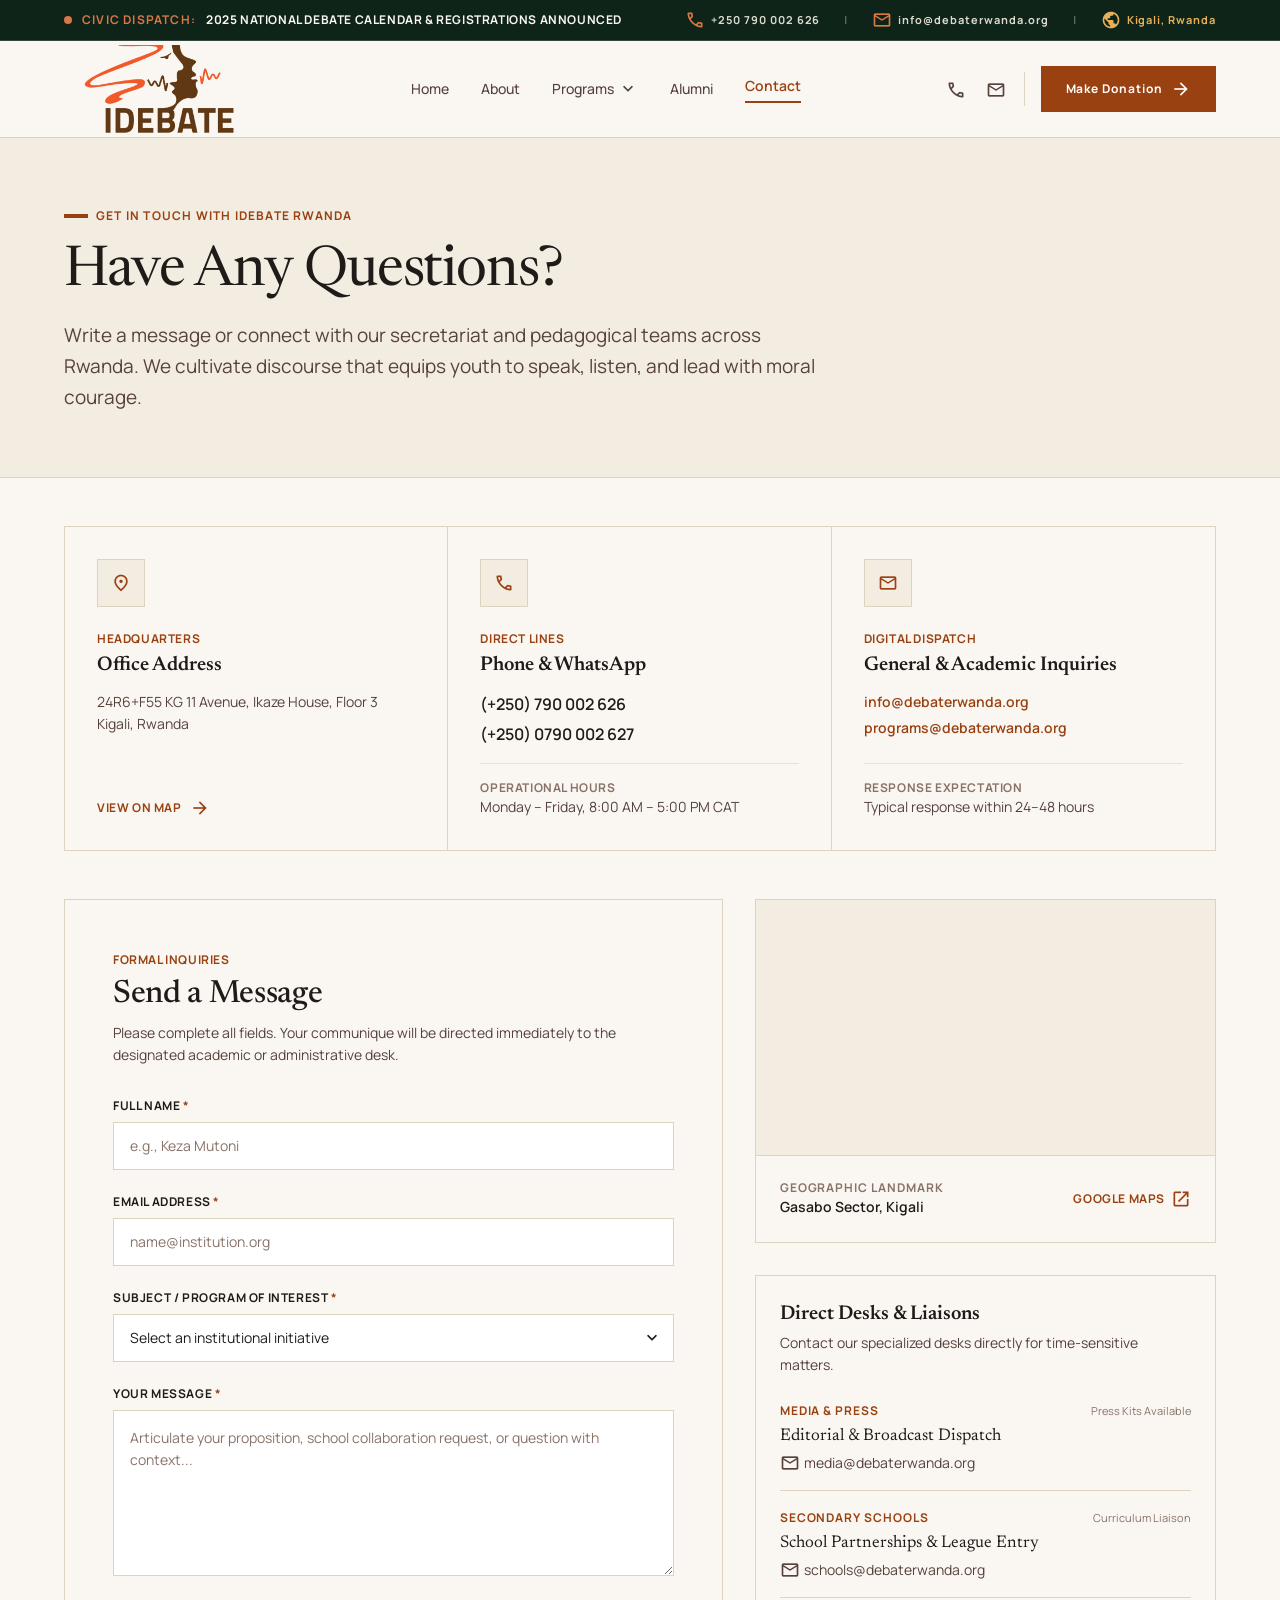
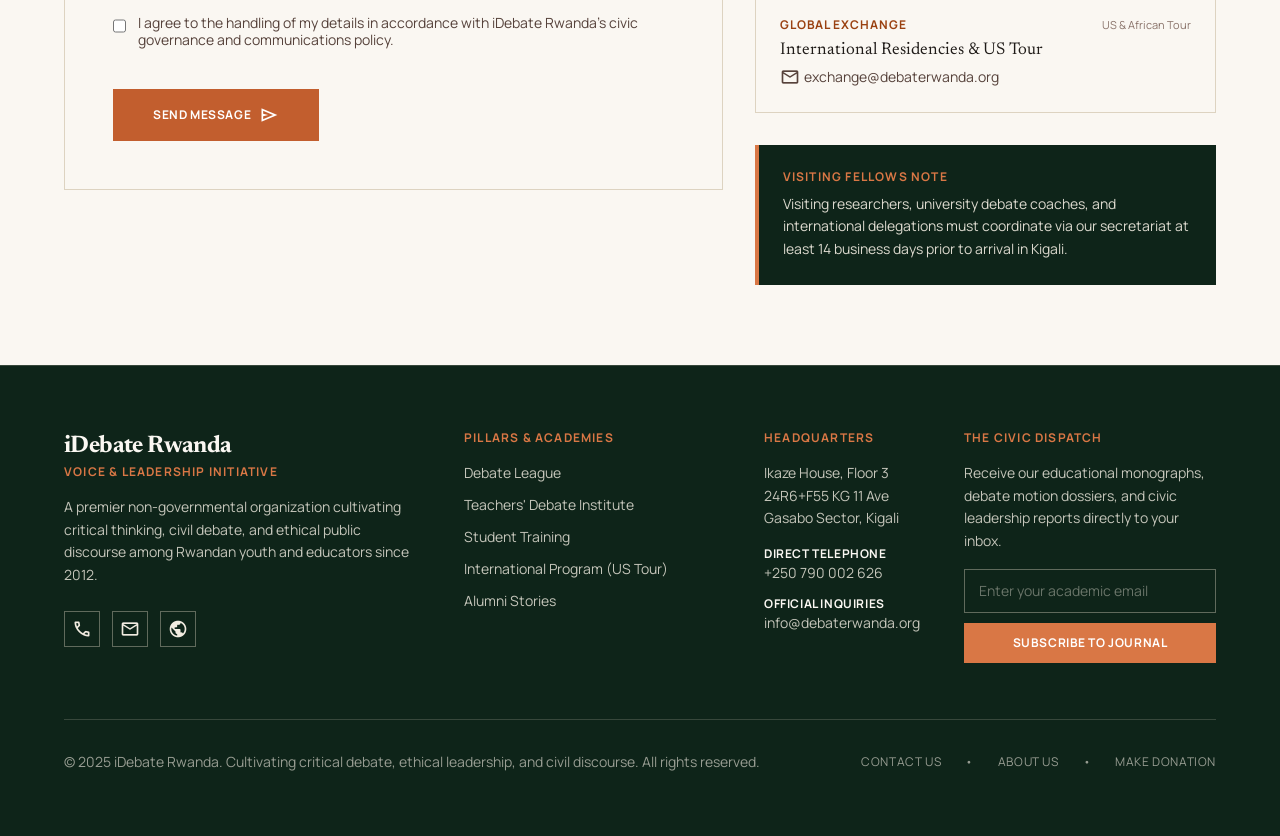
<file: contact.html>
﻿<!DOCTYPE html>

<html lang="en"><head>
<meta charset="utf-8"/>
<meta content="width=device-width, initial-scale=1.0" name="viewport"/>
<title>Contact Us | iDebate Rwanda</title>
<!-- Material Symbols Outlined -->
<link href="https://fonts.googleapis.com/css2?family=Material+Symbols+Outlined:wght,FILL@100..700,0..1&amp;display=swap" rel="stylesheet"/>
<!-- Google Fonts: Newsreader & Manrope -->
<link href="https://fonts.googleapis.com" rel="preconnect"/>
<link crossorigin="" href="https://fonts.gstatic.com" rel="preconnect"/>
<link href="https://fonts.googleapis.com/css2?family=Manrope:wght@400;500;600;700;800&amp;family=Newsreader:ital,opsz,wght@0,6..72,400;0,6..72,500;0,6..72,600;0,6..72,700;1,6..72,400;1,6..72,500&amp;display=swap" rel="stylesheet"/>
<!-- Tailwind CSS CDN -->
<link rel="stylesheet" href="css/tailwind.css"/>
<link rel="stylesheet" href="css/site.css"/>
</head>
<body class="bg-paper-canvas text-on-surface font-body-md text-body-md antialiased selection:bg-terracotta-sun selection:text-paper-canvas min-h-screen flex flex-col">
<!-- 1. TOP DISPATCH BAR -->
<aside aria-label="Civic Dispatch Announcement" class="w-full bg-forest-deep text-paper-canvas border-b border-border-hairline/20 px-6 lg:px-16 py-2.5 select-none">
  <div class="max-w-7xl mx-auto flex flex-col sm:flex-row items-center justify-between gap-2.5 text-label-caps font-label-caps">
    <div class="flex items-center gap-2.5">
      <span class="w-2 h-2 rounded-full bg-terracotta-sun animate-pulse shrink-0"></span>
      <span class="dispatch-label tracking-widest uppercase font-bold text-terracotta-sun">CIVIC DISPATCH:</span>
      <span class="tracking-wider text-paper-canvas">2025 NATIONAL DEBATE CALENDAR &amp; REGISTRATIONS ANNOUNCED</span>
    </div>
    <div class="flex items-center gap-4 lg:gap-6 text-paper-surface/90 text-[11px]">
      <a class="flex items-center gap-1.5 hover:text-terracotta-sun transition-colors" href="tel:+250790002626">
        <span class="material-symbols-outlined text-[15px] text-terracotta-sun">call</span>
        <span>+250 790 002 626</span>
      </a>
      <span class="text-border-hairline/40">|</span>
      <a class="flex items-center gap-1.5 hover:text-terracotta-sun transition-colors" href="mailto:info@debaterwanda.org">
        <span class="material-symbols-outlined text-[15px] text-terracotta-sun">mail</span>
        <span>info@debaterwanda.org</span>
      </a>
      <span class="text-border-hairline/40 hidden md:inline">|</span>
      <div class="hidden md:flex items-center gap-1.5 text-ochre-sand">
        <span class="material-symbols-outlined text-[15px]">public</span>
        <span>Kigali, Rwanda</span>
      </div>
    </div>
  </div>
</aside>

<!-- 2. UNIFIED EDITORIAL HEADER & NAVIGATION -->
<header class="w-full border-b border-border-hairline bg-paper-canvas dark:bg-forest-deep sticky top-0 z-50">
  <div class="max-w-7xl mx-auto px-6 lg:px-16 h-20 lg:h-24 flex items-center justify-between">
    <!-- Brand Identity Anchor -->
    <a class="flex items-center group text-decoration-none" href="index.html">
      <img class="site-logo shrink-0" src="assets/images/idebate logo.png" width="1500" height="1500" alt="iDebate Rwanda logo" />
    </a>

    <!-- Desktop Navigation Cluster -->
    <nav class="hidden md:flex items-center gap-8 text-body-md font-body-md font-semibold" aria-label="Main Navigation">
      <a class="text-on-surface-variant dark:text-paper-surface font-medium hover:text-primary dark:hover:text-terracotta-sun transition-colors duration-150 py-1" href="index.html">Home</a>
      <a class="text-on-surface-variant dark:text-paper-surface font-medium hover:text-primary dark:hover:text-terracotta-sun transition-colors duration-150 py-1" href="about.html">About</a>

      <!-- Programs Dropdown Menu -->
      <div class="relative group py-2">
        <button type="button" class="text-on-surface-variant dark:text-paper-surface font-medium hover:text-primary dark:hover:text-terracotta-sun transition-colors duration-150 py-1 flex items-center gap-1 cursor-pointer focus:outline-none bg-transparent border-0 p-0">
          <span>Programs</span>
          <span class="material-symbols-outlined text-[18px] group-hover:rotate-180 transition-transform duration-200">expand_more</span>
        </button>
        <div class="absolute top-full left-0 w-64 pt-2 hidden group-hover:block transition-all duration-150 z-50">
          <div class="bg-paper-surface border border-border-hairline shadow-md p-2 space-y-1">
            <a class="block px-3 py-2 text-body-md font-body-md text-on-surface hover:bg-surface-container-low hover:text-primary transition-colors" href="student-training.html">
              Student Training
            </a>
            <a class="block px-3 py-2 text-body-md font-body-md text-on-surface hover:bg-surface-container-low hover:text-primary transition-colors" href="debate-league.html">
              Debate League
            </a>
            <a class="block px-3 py-2 text-body-md font-body-md text-on-surface hover:bg-surface-container-low hover:text-primary transition-colors" href="teachers-debate-institute.html">
              Teachers' Debate Institute
            </a>
            <a class="block px-3 py-2 text-body-md font-body-md text-on-surface hover:bg-surface-container-low hover:text-primary transition-colors" href="international-program.html">
              International Program (US Tour)
            </a>
            <a class="block px-3 py-2 text-body-md font-body-md text-on-surface hover:bg-surface-container-low hover:text-primary transition-colors" href="index.html#pillars">
              All Pillars Overview
            </a>
          </div>
        </div>
      </div>

      <a class="text-on-surface-variant dark:text-paper-surface font-medium hover:text-primary dark:hover:text-terracotta-sun transition-colors duration-150 py-1" href="about.html#alumni">Alumni</a>
      <a class="text-primary dark:text-terracotta-sun border-b-2 border-primary dark:border-terracotta-sun font-semibold pb-1" href="contact.html">Contact</a>
    </nav>

    <!-- Trailing Action: Quick Contact & Make Donation CTA -->
    <div class="flex items-center gap-3 lg:gap-4">
      <div class="hidden xl:flex items-center gap-2 pr-3 border-r border-border-hairline text-on-surface-variant">
        <a class="p-1.5 hover:text-primary transition-colors" href="tel:+250790002626" title="Telephone Secretariat">
          <span class="material-symbols-outlined text-[20px]">call</span>
        </a>
        <a class="p-1.5 hover:text-primary transition-colors" href="mailto:info@debaterwanda.org" title="Email Inquiries">
          <span class="material-symbols-outlined text-[20px]">mail</span>
        </a>
      </div>
      <a class="bg-primary hover:bg-terracotta-sun text-white font-label-caps text-label-caps px-5 lg:px-6 py-3 border border-primary transition-all duration-150 active:scale-[0.99] flex items-center gap-2" href="https://www.every.org/idebate-rwanda-rw" rel="noopener noreferrer" target="_blank">
        <span>Make Donation</span>
        <span class="material-symbols-outlined text-[16px]">arrow_forward</span>
      </a>
      
      <!-- Mobile Menu Hamburger Button -->
      <button type="button" id="mobile-menu-toggle" aria-label="Toggle mobile menu" aria-controls="mobile-nav-drawer" aria-expanded="false" class="md:hidden p-2 text-on-surface hover:text-primary focus:outline-none bg-transparent border-0 cursor-pointer">
        <span class="material-symbols-outlined text-[28px]">menu</span>
      </button>
    </div>
  </div>

  <!-- Mobile Drawer Menu -->
  <div id="mobile-nav-drawer" class="hidden md:hidden border-t border-border-hairline bg-paper-surface px-6 py-5 space-y-4">
    <div class="flex flex-col space-y-3 font-semibold text-body-md">
      <a class="text-on-surface hover:text-primary py-1" href="index.html">Home</a>
      <a class="text-on-surface hover:text-primary py-1" href="about.html">About Us</a>
      <div class="border-l-2 border-primary pl-3 py-1 space-y-2">
        <span class="font-label-caps text-xs text-primary uppercase font-bold tracking-wider block">Programs</span>
        <a class="block text-sm text-on-surface-variant hover:text-primary py-0.5" href="student-training.html">Student Training</a>
        <a class="block text-sm text-on-surface-variant hover:text-primary py-0.5" href="debate-league.html">Debate League</a>
        <a class="block text-sm text-on-surface-variant hover:text-primary py-0.5" href="teachers-debate-institute.html">Teachers' Debate Institute</a>
        <a class="block text-sm text-on-surface-variant hover:text-primary py-0.5" href="international-program.html">International Program (US Tour)</a>
      </div>
      <a class="text-on-surface hover:text-primary py-1" href="about.html#alumni">Alumni Impact</a>
      <a class="text-on-surface hover:text-primary py-1" href="contact.html">Contact</a>
    </div>
  </div>
</header>

<main class="flex-grow">
<!-- 3. HERO SECTION: Architectural Broadsheet Rhythm -->
<section class="border-b border-border-hairline bg-paper-surface">
<div class="max-w-[1320px] mx-auto px-6 lg:px-16 pt-16 pb-16">
<div class="max-w-3xl">
<div class="inline-flex items-center gap-2 mb-4">
<span class="h-1 w-6 bg-primary"></span>
<span class="font-label-caps text-label-caps text-primary tracking-widest uppercase">
              GET IN TOUCH WITH IDEBATE RWANDA
            </span>
</div>
<h1 class="font-display-hero text-display-hero text-on-surface mb-4">
            Have Any Questions?
          </h1>
<p class="font-body-xl text-body-xl text-on-surface-variant leading-relaxed">
            Write a message or connect with our secretariat and pedagogical teams across Rwanda. We cultivate discourse that equips youth to speak, listen, and lead with moral courage.
          </p>
</div>
</div>
</section>
<!-- 4. CONTACT INFO CARDS (3-column razor-sharp architectural layout) -->
<section class="max-w-[1320px] mx-auto px-6 lg:px-16 py-12">
<div class="grid grid-cols-1 md:grid-cols-3 gap-0 border border-border-hairline bg-paper-canvas">
<!-- Card 1: Office Address -->
<article class="p-8 border-b md:border-b-0 md:border-r border-border-hairline flex flex-col justify-between hover:bg-surface-container-low transition-colors duration-150">
<div>
<div class="w-12 h-12 border border-border-hairline bg-paper-surface flex items-center justify-center text-primary mb-6">
<span class="material-symbols-outlined text-[24px]" data-icon="location_on">location_on</span>
</div>
<p class="font-label-caps text-label-caps text-primary tracking-wider uppercase mb-1">Headquarters</p>
<h2 class="font-headline-sm text-headline-sm text-on-surface mb-3">Office Address</h2>
<p class="font-body-md text-body-md text-on-surface-variant whitespace-pre-line leading-relaxed mb-6">24R6+F55 KG 11 Avenue, Ikaze House, Floor 3
Kigali, Rwanda</p>
</div>
<div>
<a class="inline-flex items-center gap-2 font-label-caps text-label-caps text-primary hover:text-terracotta-sun uppercase font-bold tracking-wider group" href="#map-section">
<span>View on Map</span>
<span class="material-symbols-outlined text-[16px] group-hover:translate-x-1 transition-transform" data-icon="arrow_forward">arrow_forward</span>
</a>
</div>
</article>
<!-- Card 2: Phone Number -->
<article class="p-8 border-b md:border-b-0 md:border-r border-border-hairline flex flex-col justify-between hover:bg-surface-container-low transition-colors duration-150">
<div>
<div class="w-12 h-12 border border-border-hairline bg-paper-surface flex items-center justify-center text-primary mb-6">
<span class="material-symbols-outlined text-[24px]" data-icon="call">call</span>
</div>
<p class="font-label-caps text-label-caps text-primary tracking-wider uppercase mb-1">Direct Lines</p>
<h2 class="font-headline-sm text-headline-sm text-on-surface mb-3">Phone &amp; WhatsApp</h2>
<div class="space-y-1 mb-4">
<p class="font-body-lg text-body-lg font-semibold text-on-surface">(+250) 790 002 626</p>
<p class="font-body-lg text-body-lg font-semibold text-on-surface">(+250) 0790 002 627</p>
</div>
</div>
<div class="pt-4 border-t border-border-hairline/60">
<span class="font-label-caps text-label-caps text-outline uppercase tracking-wider block">Operational Hours</span>
<p class="font-body-md text-body-md text-on-surface-variant">Monday – Friday, 8:00 AM – 5:00 PM CAT</p>
</div>
</article>
<!-- Card 3: Web & Inquiries -->
<article class="p-8 flex flex-col justify-between hover:bg-surface-container-low transition-colors duration-150">
<div>
<div class="w-12 h-12 border border-border-hairline bg-paper-surface flex items-center justify-center text-primary mb-6">
<span class="material-symbols-outlined text-[24px]" data-icon="mail">mail</span>
</div>
<p class="font-label-caps text-label-caps text-primary tracking-wider uppercase mb-1">Digital Dispatch</p>
<h2 class="font-headline-sm text-headline-sm text-on-surface mb-3">General &amp; Academic Inquiries</h2>
<div class="space-y-1 mb-4 font-body-md text-body-md">
<p><a class="text-primary hover:underline underline-offset-4 decoration-primary font-semibold" href="mailto:info@debaterwanda.org">info@debaterwanda.org</a></p>
<p><a class="text-primary hover:underline underline-offset-4 decoration-primary font-semibold" href="mailto:programs@debaterwanda.org">programs@debaterwanda.org</a></p>
</div>
</div>
<div class="pt-4 border-t border-border-hairline/60">
<span class="font-label-caps text-label-caps text-outline uppercase tracking-wider block">Response Expectation</span>
<p class="font-body-md text-body-md text-on-surface-variant">Typical response within 24–48 hours</p>
</div>
</article>
</div>
</section>
<!-- 5. CONTACT FORM & INTERACTIVE SECTION (Asymmetric 8:4 Grid) -->
<section class="max-w-[1320px] mx-auto px-6 lg:px-16 pb-20">
<div class="grid grid-cols-1 lg:grid-cols-12 gap-8 items-start">
<!-- Left 7 Cols: Contact Form Canvas -->
<div class="lg:col-span-7 bg-paper-canvas border border-border-hairline p-8 md:p-12">
<div class="mb-8">
<span class="font-label-caps text-label-caps text-primary uppercase tracking-wider">Formal Inquiries</span>
<h2 class="font-headline-lg text-headline-lg text-on-surface mt-1">Send a Message</h2>
<p class="font-body-md text-body-md text-on-surface-variant mt-2">
              Please complete all fields. Your communique will be directed immediately to the designated academic or administrative desk.
            </p>
</div>
<form action="#" class="space-y-6" id="contact-form" method="POST">
<!-- Full Name -->
<div>
<label class="block font-label-caps text-label-caps text-on-surface uppercase tracking-wider mb-2" for="fullname">
                Full Name <span class="text-primary">*</span>
</label>
<input class="w-full bg-white border border-border-hairline px-4 py-3 text-on-surface placeholder:text-outline focus:outline-none focus:border-primary focus:ring-1 focus:ring-primary rounded-none transition-colors" id="fullname" name="fullname" placeholder="e.g., Keza Mutoni" required="" type="text"/>
</div>
<!-- Email Address -->
<div>
<label class="block font-label-caps text-label-caps text-on-surface uppercase tracking-wider mb-2" for="email">
                Email Address <span class="text-primary">*</span>
</label>
<input class="w-full bg-white border border-border-hairline px-4 py-3 text-on-surface placeholder:text-outline focus:outline-none focus:border-primary focus:ring-1 focus:ring-primary rounded-none transition-colors" id="email" name="email" placeholder="name@institution.org" required="" type="email"/>
</div>
<!-- Subject / Program of Interest -->
<div>
<label class="block font-label-caps text-label-caps text-on-surface uppercase tracking-wider mb-2" for="program">
                Subject / Program of Interest <span class="text-primary">*</span>
</label>
<div class="relative">
<select class="w-full bg-white border border-border-hairline px-4 py-3 text-on-surface appearance-none focus:outline-none focus:border-primary focus:ring-1 focus:ring-primary rounded-none transition-colors pr-10" id="program" name="program" required="">
<option disabled="" selected="" value="">Select an institutional initiative</option>
<option value="debate-league">Kigali Debate League</option>
<option value="teachers-institute">Teachers' Debate Institute</option>
<option value="student-training">Student Training &amp; Youth Academies</option>
<option value="us-tour">USA Voices Tour &amp; Cultural Exchange</option>
<option value="general-inquiry">General Inquiry &amp; Strategic Partnerships</option>
</select>
<div class="pointer-events-none absolute inset-y-0 right-0 flex items-center px-3 text-on-surface">
<span class="material-symbols-outlined text-[18px]" data-icon="expand_more">expand_more</span>
</div>
</div>
</div>
<!-- Message Area -->
<div>
<label class="block font-label-caps text-label-caps text-on-surface uppercase tracking-wider mb-2" for="message">
                Your Message <span class="text-primary">*</span>
</label>
<textarea class="w-full bg-white border border-border-hairline p-4 text-on-surface placeholder:text-outline focus:outline-none focus:border-primary focus:ring-1 focus:ring-primary rounded-none transition-colors" id="message" name="message" placeholder="Articulate your proposition, school collaboration request, or question with context..." required="" rows="6"></textarea>
</div>
<!-- Consent Verification Checkbox -->
<div class="flex items-start gap-3 pt-2">
<input class="mt-1 w-4 h-4 rounded-none text-primary border-border-hairline focus:ring-0 focus:ring-offset-0 cursor-pointer" id="consent" required="" type="checkbox"/>
<label class="font-body-md text-body-md text-on-surface-variant leading-tight cursor-pointer" for="consent">
                I agree to the handling of my details in accordance with iDebate Rwanda's civic governance and communications policy.
              </label>
</div>
<!-- Submit CTA -->
<div class="pt-4">
<button class="w-full md:w-auto bg-[#c25e2e] hover:bg-terracotta-sun text-white font-label-caps text-label-caps px-10 py-4 rounded-none font-bold uppercase tracking-wider transition-all duration-150 active:scale-[0.99] flex items-center justify-center gap-2" type="submit">
<span>Send Message</span>
<span class="material-symbols-outlined text-[18px]" data-icon="send">send</span>
</button>
</div>
</form>
</div>
<!-- Right 5 Cols: Kigali Map Visual + Direct Desks Bento -->
<div class="lg:col-span-5 space-y-8" id="map-section">
<!-- Map Visual Representation Card -->
<div class="border border-border-hairline bg-paper-canvas overflow-hidden">
<div class="relative bg-paper-surface border-b border-border-hairline h-64 overflow-hidden">
<iframe
  class="w-full h-full border-0"
  title="Interactive map showing the iDebate Rwanda office at Ikaze House, Kigali"
  src="https://www.google.com/maps?q=Ikaze+House%2C+24R6%2BF55+KG+11+Avenue%2C+Kigali%2C+Rwanda&amp;z=16&amp;output=embed"
  loading="eager"
  allowfullscreen=""></iframe>
</div>
<div class="p-6 bg-paper-canvas flex items-center justify-between">
<div>
<span class="font-label-caps text-label-caps text-outline uppercase block">Geographic Landmark</span>
<span class="font-body-md text-body-md font-semibold text-on-surface">Gasabo Sector, Kigali</span>
</div>
<a class="inline-flex items-center gap-1.5 font-label-caps text-label-caps text-primary hover:text-terracotta-sun uppercase font-bold tracking-wider" href="https://maps.google.com/?q=Ikaze+House+Kigali" rel="noopener noreferrer" target="_blank">
<span>Google Maps</span>
<span class="material-symbols-outlined text-[16px]" data-icon="open_in_new">open_in_new</span>
</a>
</div>
</div>
<!-- Direct Desks & Specialized Liaisons -->
<div class="border border-border-hairline bg-paper-canvas p-6">
<h3 class="font-headline-sm text-headline-sm text-on-surface mb-1">Direct Desks &amp; Liaisons</h3>
<p class="font-body-md text-body-md text-on-surface-variant mb-6">Contact our specialized desks directly for time-sensitive matters.</p>
<div class="divide-y divide-border-hairline">
<!-- Media & Press -->
<div class="py-4 first:pt-0">
<div class="flex items-baseline justify-between mb-1">
<span class="font-label-caps text-label-caps text-primary uppercase">Media &amp; Press</span>
<span class="font-label-caps text-[11px] text-outline">Press Kits Available</span>
</div>
<p class="font-headline-sm text-[17px] text-on-surface">Editorial &amp; Broadcast Dispatch</p>
<a class="font-body-md text-body-md text-on-surface-variant hover:text-primary transition-colors flex items-center gap-1 mt-1" href="mailto:media@debaterwanda.org">
<span class="material-symbols-outlined text-[16px]" data-icon="mail">mail</span>
<span>media@debaterwanda.org</span>
</a>
</div>
<!-- School Partnerships -->
<div class="py-4">
<div class="flex items-baseline justify-between mb-1">
<span class="font-label-caps text-label-caps text-primary uppercase">Secondary Schools</span>
<span class="font-label-caps text-[11px] text-outline">Curriculum Liaison</span>
</div>
<p class="font-headline-sm text-[17px] text-on-surface">School Partnerships &amp; League Entry</p>
<a class="font-body-md text-body-md text-on-surface-variant hover:text-primary transition-colors flex items-center gap-1 mt-1" href="mailto:schools@debaterwanda.org">
<span class="material-symbols-outlined text-[16px]" data-icon="mail">mail</span>
<span>schools@debaterwanda.org</span>
</a>
</div>
<!-- International University Residencies -->
<div class="py-4 last:pb-0">
<div class="flex items-baseline justify-between mb-1">
<span class="font-label-caps text-label-caps text-primary uppercase">Global Exchange</span>
<span class="font-label-caps text-[11px] text-outline">US &amp; African Tour</span>
</div>
<p class="font-headline-sm text-[17px] text-on-surface">International Residencies &amp; US Tour</p>
<a class="font-body-md text-body-md text-on-surface-variant hover:text-primary transition-colors flex items-center gap-1 mt-1" href="mailto:exchange@debaterwanda.org">
<span class="material-symbols-outlined text-[16px]" data-icon="mail">mail</span>
<span>exchange@debaterwanda.org</span>
</a>
</div>
</div>
</div>
<!-- Fellowship & Academic Schedule Note -->
<div class="bg-forest-deep text-paper-canvas p-6 border-l-4 border-terracotta-sun">
<span class="font-label-caps text-label-caps text-terracotta-sun uppercase tracking-widest block mb-2">Visiting Fellows Note</span>
<p class="font-body-md text-body-md text-paper-surface/90 leading-relaxed">
              Visiting researchers, university debate coaches, and international delegations must coordinate via our secretariat at least 14 business days prior to arrival in Kigali.
            </p>
</div>
</div>
</div>
</section>
</main>
<!-- 6. MONUMENTAL FOOTER (Shared Component: Editorial Monument) -->

<!-- MONUMENTAL EDITORIAL FOOTER -->
<footer class="w-full border-t border-border-hairline/20 bg-forest-deep text-paper-canvas px-6 lg:px-16 py-16">
  <div class="max-w-7xl mx-auto">
    <!-- Top 4 Columns Grid -->
    <div class="grid grid-cols-1 md:grid-cols-2 lg:grid-cols-12 gap-10 lg:gap-12 pb-14 border-b border-border-hairline/20">
      <!-- Column 1: Institutional Statement (4 cols) -->
      <div class="lg:col-span-4 space-y-4">
        <a class="flex flex-col group text-decoration-none" href="index.html">
          <span class="text-headline-md font-headline-md font-bold text-paper-canvas tracking-tight">
            iDebate Rwanda
          </span>
          <span class="text-label-caps font-label-caps text-terracotta-sun uppercase tracking-widest text-[10px] mt-0.5">
            Voice &amp; Leadership Initiative
          </span>
        </a>
        <p class="font-body-md text-body-md text-paper-surface/80 leading-relaxed max-w-sm">
          A premier non-governmental organization cultivating critical thinking, civil debate, and ethical public discourse among Rwandan youth and educators since 2012.
        </p>
        <div class="pt-2 flex items-center gap-3">
          <a class="w-9 h-9 border border-border-hairline/40 flex items-center justify-center text-paper-surface hover:text-white hover:border-terracotta-sun hover:bg-terracotta-sun transition-all duration-150" href="tel:+250790002626" title="Call Us">
            <span class="material-symbols-outlined text-[18px]">call</span>
          </a>
          <a class="w-9 h-9 border border-border-hairline/40 flex items-center justify-center text-paper-surface hover:text-white hover:border-terracotta-sun hover:bg-terracotta-sun transition-all duration-150" href="mailto:info@debaterwanda.org" title="Email Secretariat">
            <span class="material-symbols-outlined text-[18px]">mail</span>
          </a>
          <a class="w-9 h-9 border border-border-hairline/40 flex items-center justify-center text-paper-surface hover:text-white hover:border-terracotta-sun hover:bg-terracotta-sun transition-all duration-150" href="contact.html" title="Kigali Office Landmark">
            <span class="material-symbols-outlined text-[18px]">public</span>
          </a>
        </div>
      </div>

      <!-- Column 2: Navigation & Programs (3 cols) -->
      <div class="lg:col-span-3 space-y-4">
        <span class="text-label-caps font-label-caps text-terracotta-sun uppercase tracking-widest block">
          Pillars &amp; Academies
        </span>
        <ul class="space-y-2.5 font-body-md text-body-md text-paper-surface/80">
          <li><a class="hover:text-paper-canvas hover:translate-x-1 transition-all duration-150 inline-block" href="debate-league.html">Debate League</a></li>
          <li><a class="hover:text-paper-canvas hover:translate-x-1 transition-all duration-150 inline-block" href="teachers-debate-institute.html">Teachers' Debate Institute</a></li>
          <li><a class="hover:text-paper-canvas hover:translate-x-1 transition-all duration-150 inline-block" href="student-training.html">Student Training</a></li>
          <li><a class="hover:text-paper-canvas hover:translate-x-1 transition-all duration-150 inline-block" href="international-program.html">International Program (US Tour)</a></li>
          <li><a class="hover:text-paper-canvas hover:translate-x-1 transition-all duration-150 inline-block" href="about.html#alumni">Alumni Stories</a></li>
        </ul>
      </div>

      <!-- Column 3: Headquarters & Contact (2 cols) -->
      <div class="lg:col-span-2 space-y-4">
        <span class="text-label-caps font-label-caps text-terracotta-sun uppercase tracking-widest block">
          Headquarters
        </span>
        <div class="font-body-md text-body-md text-paper-surface/80 space-y-3">
          <p class="leading-relaxed">
            Ikaze House, Floor 3<br/>
            24R6+F55 KG 11 Ave<br/>
            Gasabo Sector, Kigali
          </p>
          <p class="pt-1">
            <strong class="text-paper-canvas block text-xs tracking-wider">DIRECT TELEPHONE</strong>
            <a class="hover:text-terracotta-sun transition-colors" href="tel:+250790002626">+250 790 002 626</a>
          </p>
          <p>
            <strong class="text-paper-canvas block text-xs tracking-wider">OFFICIAL INQUIRIES</strong>
            <a class="hover:text-terracotta-sun transition-colors" href="mailto:info@debaterwanda.org">info@debaterwanda.org</a>
          </p>
        </div>
      </div>

      <!-- Column 4: Newsletter Dispatch (3 cols) -->
      <div class="lg:col-span-3 space-y-4">
        <span class="text-label-caps font-label-caps text-terracotta-sun uppercase tracking-widest block">
          The Civic Dispatch
        </span>
        <p class="font-body-md text-body-md text-paper-surface/80 leading-relaxed">
          Receive our educational monographs, debate motion dossiers, and civic leadership reports directly to your inbox.
        </p>
        <form class="space-y-2.5" onsubmit="event.preventDefault(); alert('Thank you for subscribing to the iDebate Civic Dispatch.');">
          <div class="relative">
            <input class="w-full bg-forest-deep border border-border-hairline/40 text-paper-canvas placeholder-paper-surface/40 px-3.5 py-2.5 text-body-md font-body-md focus:border-terracotta-sun focus:ring-0 focus:outline-none rounded-none" placeholder="Enter your academic email" required="" type="email"/>
          </div>
          <button class="w-full bg-terracotta-sun hover:bg-primary text-white font-label-caps text-label-caps py-3 transition-colors duration-150 uppercase tracking-wider text-center cursor-pointer" type="submit">
            Subscribe to Journal
          </button>
        </form>
      </div>
    </div>

    <!-- Bottom Attribution & Legal -->
    <div class="pt-8 flex flex-col md:flex-row items-center justify-between gap-4 text-body-md font-body-md text-paper-surface/60">
      <p class="text-center md:text-left text-xs sm:text-sm">
        &copy; 2025 iDebate Rwanda. Cultivating critical debate, ethical leadership, and civil discourse. All rights reserved.
      </p>
      <div class="flex items-center gap-6 text-xs uppercase tracking-wider">
        <a class="hover:text-paper-canvas transition-colors" href="contact.html">Contact Us</a>
        <span>•</span>
        <a class="hover:text-paper-canvas transition-colors" href="about.html">About Us</a>
        <span>•</span>
        <a class="hover:text-paper-canvas transition-colors" href="https://www.every.org/idebate-rwanda-rw" target="_blank" rel="noopener noreferrer">Make Donation</a>
      </div>
    </div>
  </div>
</footer>

<script src="js/site.js"></script>

</body>
</html>
</file>
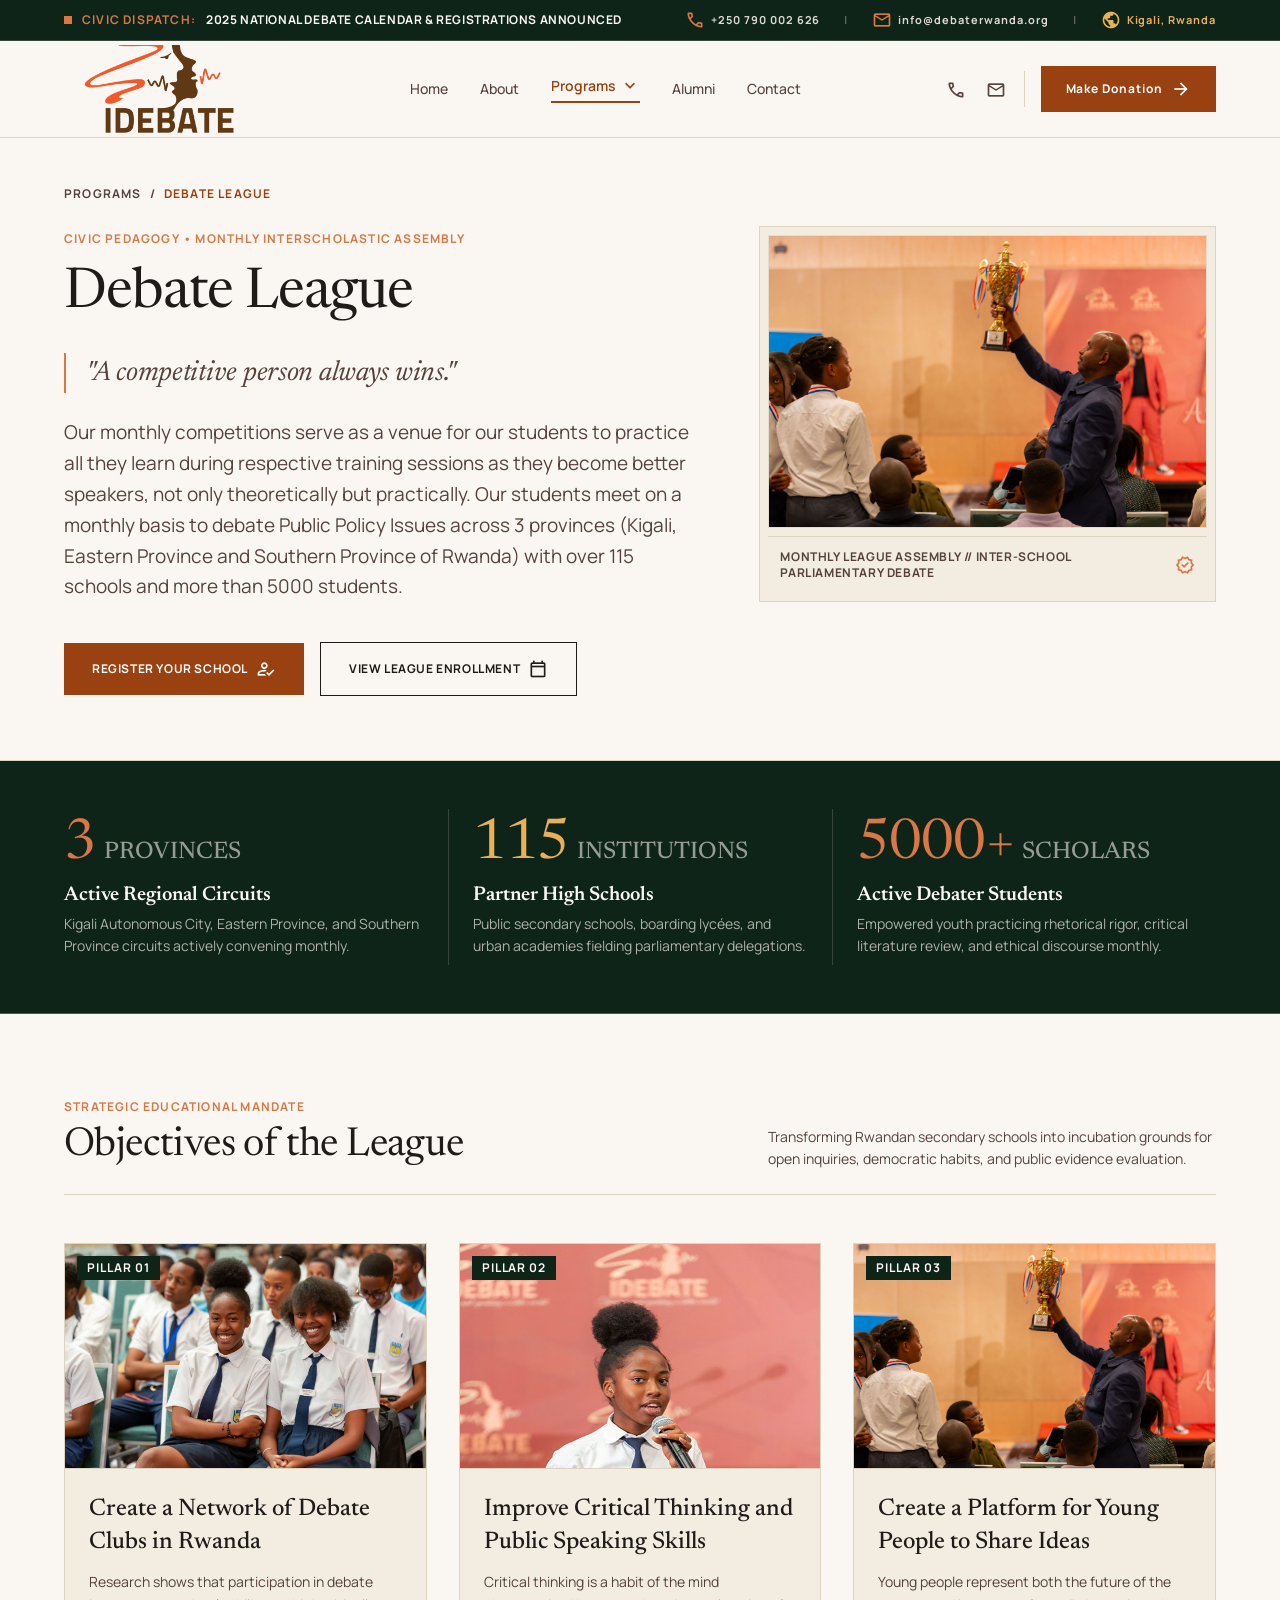
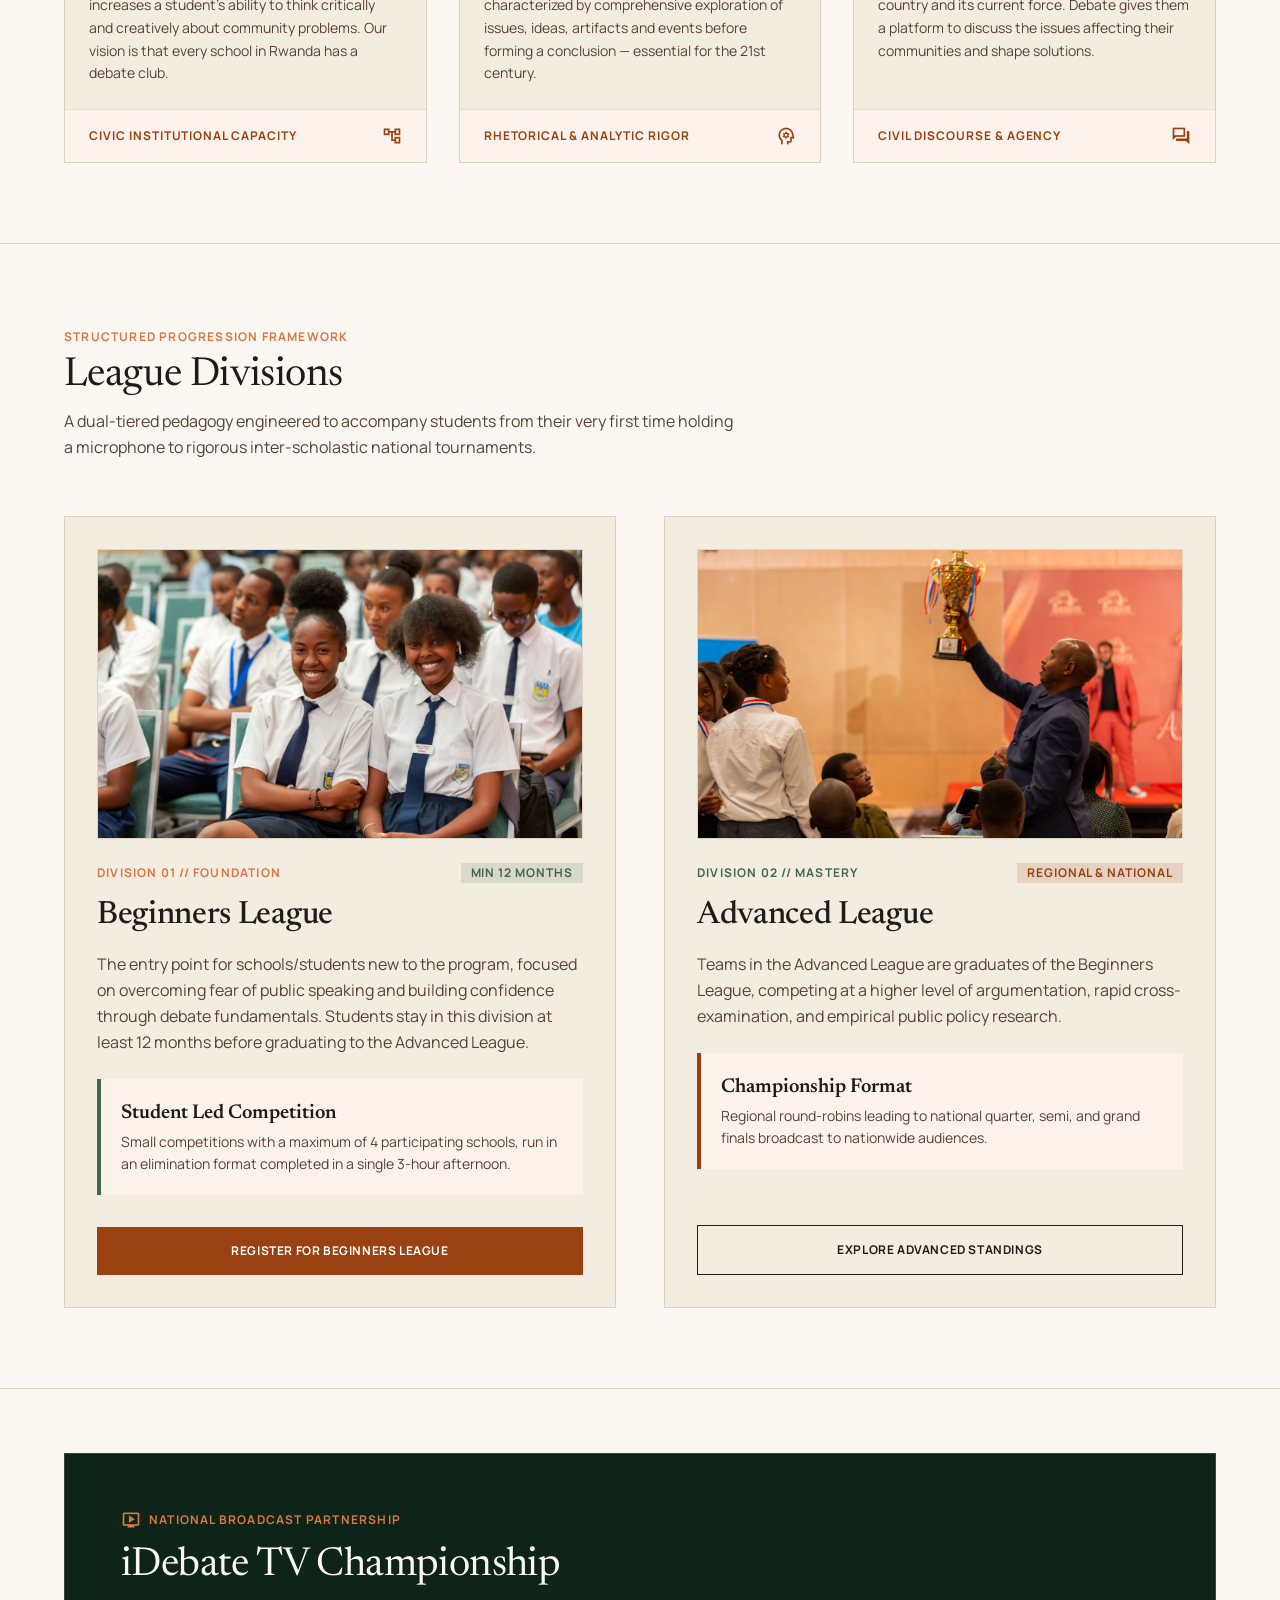
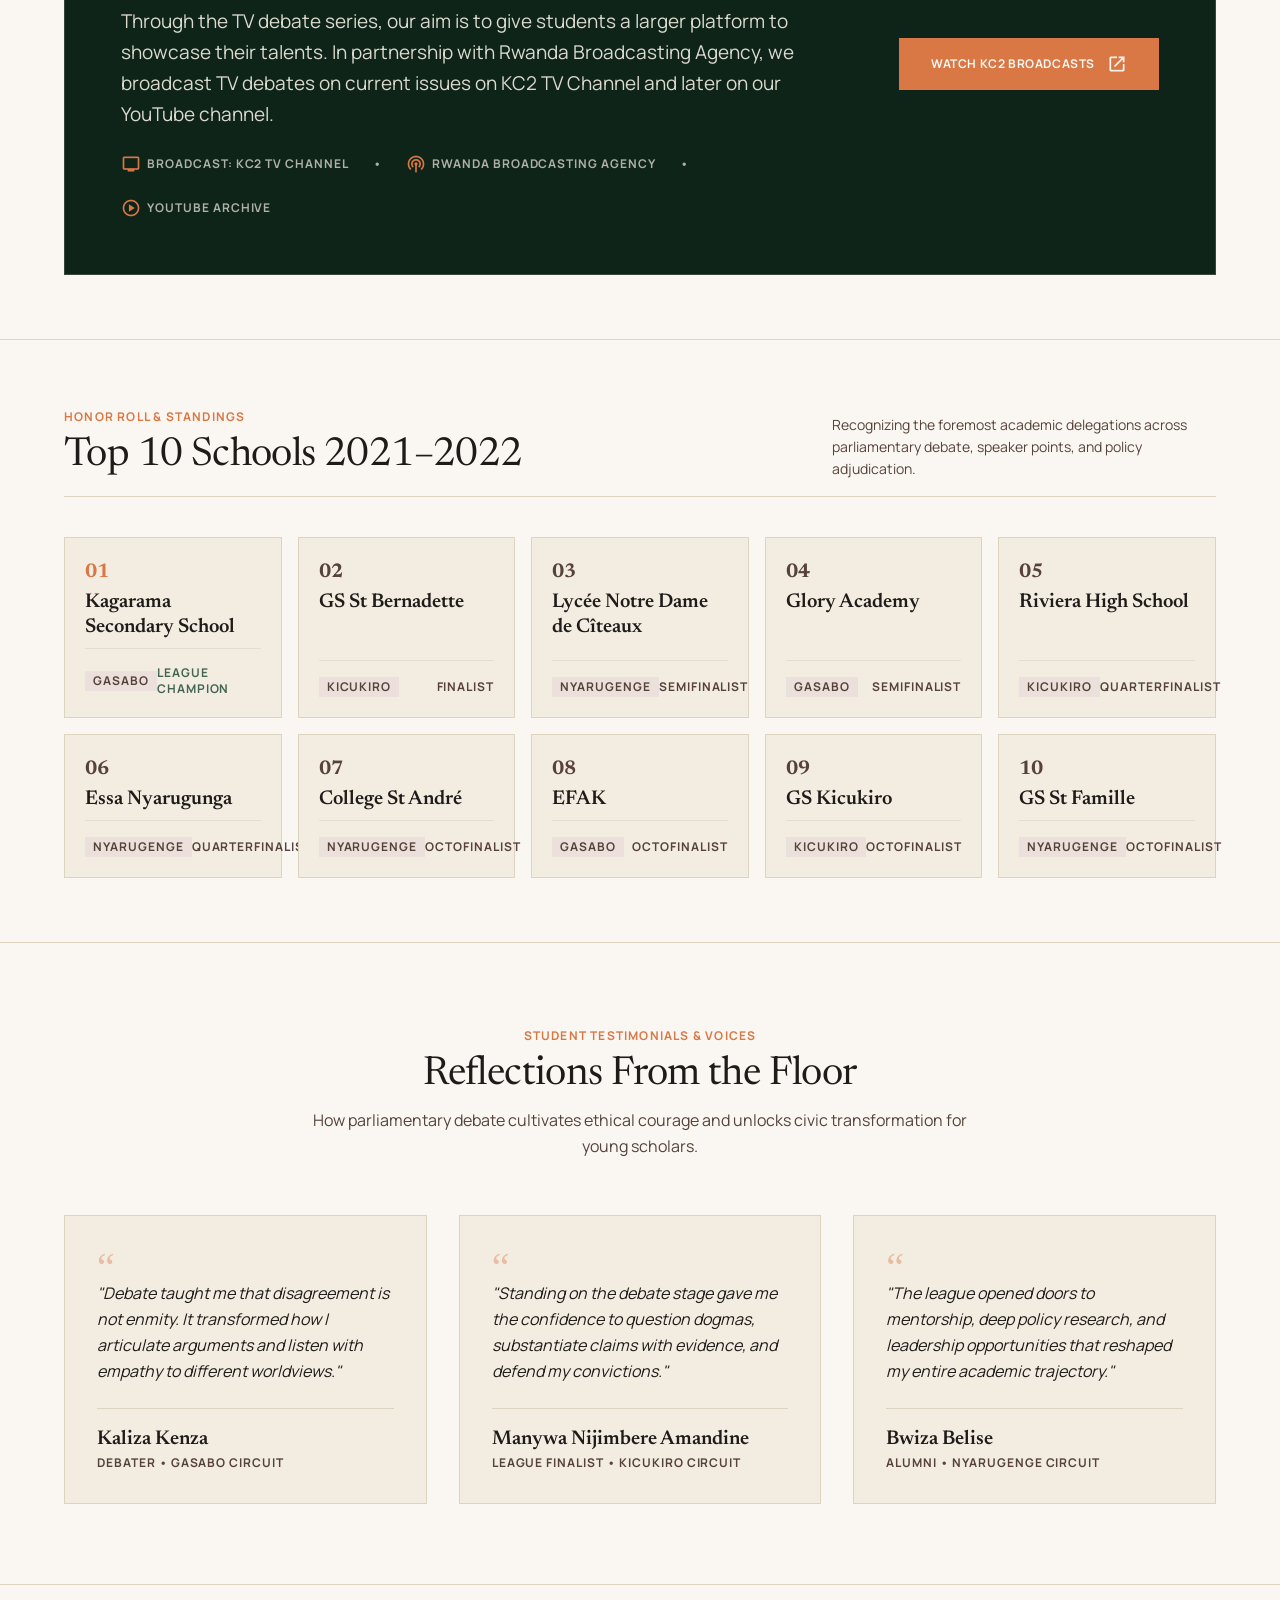
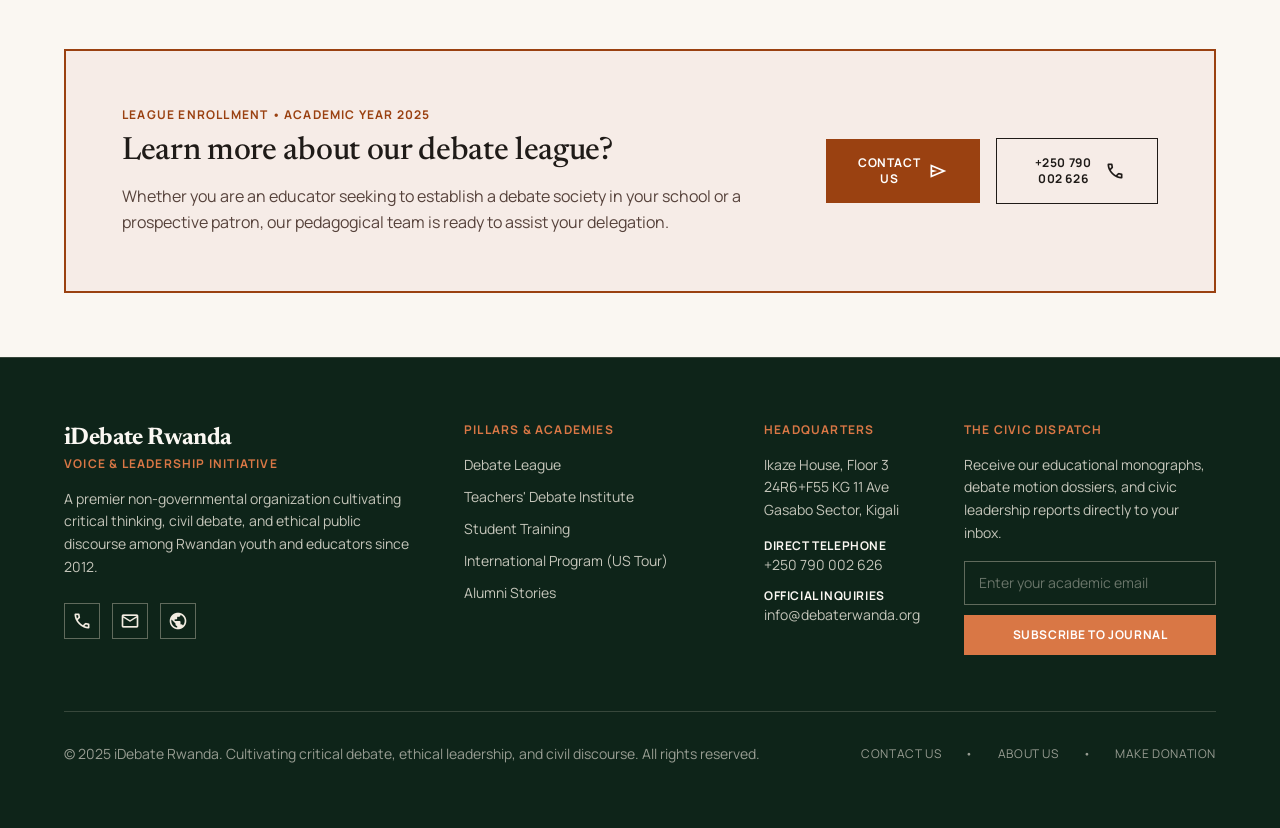
<file: debate-league.html>
﻿<!DOCTYPE html>

<html lang="en"><head>
<meta charset="utf-8"/>
<meta content="width=device-width, initial-scale=1.0" name="viewport"/>
<title>Debate League — iDebate Rwanda</title>
<!-- Google Fonts: Manrope & Newsreader -->
<link href="https://fonts.googleapis.com" rel="preconnect"/>
<link crossorigin="" href="https://fonts.gstatic.com" rel="preconnect"/>
<link href="https://fonts.googleapis.com/css2?family=Manrope:wght@400;500;600;700;800&amp;family=Newsreader:ital,opsz,wght@0,6..72,400;0,6..72,500;0,6..72,600;1,6..72,400;1,6..72,600&amp;display=swap" rel="stylesheet"/>
<!-- Material Symbols Outlined -->
<link href="https://fonts.googleapis.com/css2?family=Material+Symbols+Outlined:wght,FILL@100..700,0..1&amp;display=swap" rel="stylesheet"/>
<!-- Tailwind CSS with configuration -->
<link rel="stylesheet" href="css/tailwind.css"/>
<link rel="stylesheet" href="css/site.css"/>
</head>
<body class="editorial-sharp bg-paper-canvas text-on-surface antialiased selection:bg-terracotta-sun selection:text-paper-canvas">
<!-- 1. TOP DISPATCH BAR -->
<aside aria-label="Civic Dispatch Announcement" class="w-full bg-forest-deep text-paper-canvas border-b border-border-hairline/20 px-6 lg:px-16 py-2.5 select-none">
  <div class="max-w-7xl mx-auto flex flex-col sm:flex-row items-center justify-between gap-2.5 text-label-caps font-label-caps">
    <div class="flex items-center gap-2.5">
      <span class="w-2 h-2 rounded-full bg-terracotta-sun animate-pulse shrink-0"></span>
      <span class="dispatch-label tracking-widest uppercase font-bold text-terracotta-sun">CIVIC DISPATCH:</span>
      <span class="tracking-wider text-paper-canvas">2025 NATIONAL DEBATE CALENDAR &amp; REGISTRATIONS ANNOUNCED</span>
    </div>
    <div class="flex items-center gap-4 lg:gap-6 text-paper-surface/90 text-[11px]">
      <a class="flex items-center gap-1.5 hover:text-terracotta-sun transition-colors" href="tel:+250790002626">
        <span class="material-symbols-outlined text-[15px] text-terracotta-sun">call</span>
        <span>+250 790 002 626</span>
      </a>
      <span class="text-border-hairline/40">|</span>
      <a class="flex items-center gap-1.5 hover:text-terracotta-sun transition-colors" href="mailto:info@debaterwanda.org">
        <span class="material-symbols-outlined text-[15px] text-terracotta-sun">mail</span>
        <span>info@debaterwanda.org</span>
      </a>
      <span class="text-border-hairline/40 hidden md:inline">|</span>
      <div class="hidden md:flex items-center gap-1.5 text-ochre-sand">
        <span class="material-symbols-outlined text-[15px]">public</span>
        <span>Kigali, Rwanda</span>
      </div>
    </div>
  </div>
</aside>

<!-- 2. UNIFIED EDITORIAL HEADER & NAVIGATION -->
<header class="w-full border-b border-border-hairline bg-paper-canvas dark:bg-forest-deep sticky top-0 z-50">
  <div class="max-w-7xl mx-auto px-6 lg:px-16 h-20 lg:h-24 flex items-center justify-between">
    <!-- Brand Identity Anchor -->
    <a class="flex items-center group text-decoration-none" href="index.html">
      <img class="site-logo shrink-0" src="assets/images/idebate logo.png" width="1500" height="1500" alt="iDebate Rwanda logo" />
    </a>

    <!-- Desktop Navigation Cluster -->
    <nav class="hidden md:flex items-center gap-8 text-body-md font-body-md font-semibold" aria-label="Main Navigation">
      <a class="text-on-surface-variant dark:text-paper-surface font-medium hover:text-primary dark:hover:text-terracotta-sun transition-colors duration-150 py-1" href="index.html">Home</a>
      <a class="text-on-surface-variant dark:text-paper-surface font-medium hover:text-primary dark:hover:text-terracotta-sun transition-colors duration-150 py-1" href="about.html">About</a>

      <!-- Programs Dropdown Menu -->
      <div class="relative group py-2">
        <button type="button" class="text-primary dark:text-terracotta-sun border-b-2 border-primary dark:border-terracotta-sun font-semibold pb-1 flex items-center gap-1 cursor-pointer focus:outline-none bg-transparent border-0 p-0">
          <span>Programs</span>
          <span class="material-symbols-outlined text-[18px] group-hover:rotate-180 transition-transform duration-200">expand_more</span>
        </button>
        <div class="absolute top-full left-0 w-64 pt-2 hidden group-hover:block transition-all duration-150 z-50">
          <div class="bg-paper-surface border border-border-hairline shadow-md p-2 space-y-1">
            <a class="block px-3 py-2 text-body-md font-body-md text-on-surface hover:bg-surface-container-low hover:text-primary transition-colors" href="student-training.html">
              Student Training
            </a>
            <a class="block px-3 py-2 text-body-md font-body-md text-on-surface hover:bg-surface-container-low hover:text-primary transition-colors" href="debate-league.html">
              Debate League
            </a>
            <a class="block px-3 py-2 text-body-md font-body-md text-on-surface hover:bg-surface-container-low hover:text-primary transition-colors" href="teachers-debate-institute.html">
              Teachers' Debate Institute
            </a>
            <a class="block px-3 py-2 text-body-md font-body-md text-on-surface hover:bg-surface-container-low hover:text-primary transition-colors" href="international-program.html">
              International Program (US Tour)
            </a>
            <a class="block px-3 py-2 text-body-md font-body-md text-on-surface hover:bg-surface-container-low hover:text-primary transition-colors" href="index.html#pillars">
              All Pillars Overview
            </a>
          </div>
        </div>
      </div>

      <a class="text-on-surface-variant dark:text-paper-surface font-medium hover:text-primary dark:hover:text-terracotta-sun transition-colors duration-150 py-1" href="about.html#alumni">Alumni</a>
      <a class="text-on-surface-variant dark:text-paper-surface font-medium hover:text-primary dark:hover:text-terracotta-sun transition-colors duration-150 py-1" href="contact.html">Contact</a>
    </nav>

    <!-- Trailing Action: Quick Contact & Make Donation CTA -->
    <div class="flex items-center gap-3 lg:gap-4">
      <div class="hidden xl:flex items-center gap-2 pr-3 border-r border-border-hairline text-on-surface-variant">
        <a class="p-1.5 hover:text-primary transition-colors" href="tel:+250790002626" title="Telephone Secretariat">
          <span class="material-symbols-outlined text-[20px]">call</span>
        </a>
        <a class="p-1.5 hover:text-primary transition-colors" href="mailto:info@debaterwanda.org" title="Email Inquiries">
          <span class="material-symbols-outlined text-[20px]">mail</span>
        </a>
      </div>
      <a class="bg-primary hover:bg-terracotta-sun text-white font-label-caps text-label-caps px-5 lg:px-6 py-3 border border-primary transition-all duration-150 active:scale-[0.99] flex items-center gap-2" href="https://www.every.org/idebate-rwanda-rw" rel="noopener noreferrer" target="_blank">
        <span>Make Donation</span>
        <span class="material-symbols-outlined text-[16px]">arrow_forward</span>
      </a>
      
      <!-- Mobile Menu Hamburger Button -->
      <button type="button" id="mobile-menu-toggle" aria-label="Toggle mobile menu" aria-controls="mobile-nav-drawer" aria-expanded="false" class="md:hidden p-2 text-on-surface hover:text-primary focus:outline-none bg-transparent border-0 cursor-pointer">
        <span class="material-symbols-outlined text-[28px]">menu</span>
      </button>
    </div>
  </div>

  <!-- Mobile Drawer Menu -->
  <div id="mobile-nav-drawer" class="hidden md:hidden border-t border-border-hairline bg-paper-surface px-6 py-5 space-y-4">
    <div class="flex flex-col space-y-3 font-semibold text-body-md">
      <a class="text-on-surface hover:text-primary py-1" href="index.html">Home</a>
      <a class="text-on-surface hover:text-primary py-1" href="about.html">About Us</a>
      <div class="border-l-2 border-primary pl-3 py-1 space-y-2">
        <span class="font-label-caps text-xs text-primary uppercase font-bold tracking-wider block">Programs</span>
        <a class="block text-sm text-on-surface-variant hover:text-primary py-0.5" href="student-training.html">Student Training</a>
        <a class="block text-sm text-on-surface-variant hover:text-primary py-0.5" href="debate-league.html">Debate League</a>
        <a class="block text-sm text-on-surface-variant hover:text-primary py-0.5" href="teachers-debate-institute.html">Teachers' Debate Institute</a>
        <a class="block text-sm text-on-surface-variant hover:text-primary py-0.5" href="international-program.html">International Program (US Tour)</a>
      </div>
      <a class="text-on-surface hover:text-primary py-1" href="about.html#alumni">Alumni Impact</a>
      <a class="text-on-surface hover:text-primary py-1" href="contact.html">Contact</a>
    </div>
  </div>
</header>

<section class="max-w-[1320px] mx-auto px-6 lg:px-16 pt-12 pb-16 border-b border-border-hairline">
<!-- Breadcrumbs -->
<div class="flex items-center gap-2 text-label-caps font-label-caps text-on-surface-variant mb-6 uppercase tracking-widest">
<a class="hover:text-primary transition-colors" href="#">PROGRAMS</a>
<span>/</span>
<span class="text-primary font-bold">DEBATE LEAGUE</span>
</div>
<!-- Editorial 2-Column Hero Structure -->
<div class="grid grid-cols-1 lg:grid-cols-12 gap-10 items-start">
<div class="lg:col-span-7 flex flex-col justify-between pr-0 lg:pr-6">
<div>
<span class="inline-block text-terracotta-sun text-label-caps font-label-caps uppercase tracking-widest font-bold mb-3">
            Civic Pedagogy • Monthly Interscholastic Assembly
          </span>
<h1 class="text-display-hero font-display-hero text-on-surface mb-6 leading-tight">
            Debate League
          </h1>
<div class="border-l-2 border-terracotta-sun pl-5 mb-6">
<p class="text-quote-display font-quote-display italic text-on-surface-variant">
              "A competitive person always wins."
            </p>
</div>
<p class="text-body-xl font-body-xl text-on-surface-variant leading-relaxed mb-8">
            Our monthly competitions serve as a venue for our students to practice all they learn during respective training sessions as they become better speakers, not only theoretically but practically. Our students meet on a monthly basis to debate Public Policy Issues across 3 provinces (Kigali, Eastern Province and Southern Province of Rwanda) with over 115 schools and more than 5000 students.
          </p>
</div>
<div class="flex flex-wrap items-center gap-4 pt-2">
<a class="bg-primary hover:bg-primary-container text-on-primary text-label-caps font-label-caps uppercase px-7 py-4 tracking-wider font-bold transition-all duration-150 inline-flex items-center gap-2" href="#register">
            Register Your School
            <span class="material-symbols-outlined text-[18px]">how_to_reg</span>
</a>
<a class="border border-on-surface hover:bg-on-surface hover:text-paper-canvas text-on-surface text-label-caps font-label-caps uppercase px-7 py-4 tracking-wider font-bold transition-all duration-150 inline-flex items-center gap-2" href="#register">
            View League Enrollment
            <span class="material-symbols-outlined text-[18px]">calendar_today</span>
</a>
</div>
</div>
<!-- Hero Visual -->
<div class="lg:col-span-5">
<div class="border border-border-hairline bg-paper-surface p-2 shadow-none">
<img alt="iDebate Rwanda trophy ceremony — champion raising trophy at a national debate championship in Kigali" class="w-full h-auto object-cover border border-border-hairline/60 hover:scale-[1.02] transition-all duration-300" decoding="async" src="assets/images/YVN_8473-scaled.jpg"/>
<div class="p-3 bg-paper-surface border-t border-border-hairline mt-2 flex items-center justify-between">
<span class="text-label-caps font-label-caps text-on-surface-variant tracking-wider uppercase text-[11px]">
              Monthly League Assembly // Inter-school Parliamentary Debate
            </span>
<span class="material-symbols-outlined text-terracotta-sun text-[18px]">verified</span>
</div>
</div>
</div>
</div>
</section>
<!-- 4. STATS STRIP (Broadsheet Numbers Banner) -->
<section class="bg-forest-deep text-paper-canvas border-b border-border-hairline/30 py-12">
<div class="max-w-[1320px] mx-auto px-6 lg:px-16">
<div class="grid grid-cols-1 md:grid-cols-3 divide-y md:divide-y-0 md:divide-x divide-border-hairline/20">
<div class="px-6 py-6 md:py-2 first:pl-0">
<div class="flex items-baseline gap-2">
<span class="text-display-hero font-display-hero text-terracotta-sun leading-none">3</span>
<span class="text-headline-md font-headline-md text-paper-surface/60 uppercase">Provinces</span>
</div>
<p class="text-headline-sm font-headline-sm text-paper-canvas mt-2">Active Regional Circuits</p>
<p class="text-body-md font-body-md text-paper-surface/70 mt-1">
            Kigali Autonomous City, Eastern Province, and Southern Province circuits actively convening monthly.
          </p>
</div>
<div class="px-6 py-6 md:py-2">
<div class="flex items-baseline gap-2">
<span class="text-display-hero font-display-hero text-ochre-sand leading-none">115</span>
<span class="text-headline-md font-headline-md text-paper-surface/60 uppercase">Institutions</span>
</div>
<p class="text-headline-sm font-headline-sm text-paper-canvas mt-2">Partner High Schools</p>
<p class="text-body-md font-body-md text-paper-surface/70 mt-1">
            Public secondary schools, boarding lycées, and urban academies fielding parliamentary delegations.
          </p>
</div>
<div class="px-6 py-6 md:py-2 last:pr-0">
<div class="flex items-baseline gap-2">
<span class="text-display-hero font-display-hero text-terracotta-sun leading-none">5000+</span>
<span class="text-headline-md font-headline-md text-paper-surface/60 uppercase">Scholars</span>
</div>
<p class="text-headline-sm font-headline-sm text-paper-canvas mt-2">Active Debater Students</p>
<p class="text-body-md font-body-md text-paper-surface/70 mt-1">
            Empowered youth practicing rhetorical rigor, critical literature review, and ethical discourse monthly.
          </p>
</div>
</div>
</div>
</section>
<!-- 5. OBJECTIVES SECTION (3-Column Editorial Grid) -->
<section class="max-w-[1320px] mx-auto px-6 lg:px-16 py-20 border-b border-border-hairline">
<div class="flex flex-col md:flex-row md:items-end justify-between mb-12 pb-6 border-b border-border-hairline">
<div>
<span class="text-label-caps font-label-caps text-terracotta-sun uppercase tracking-widest font-bold">
          Strategic Educational Mandate
        </span>
<h2 class="text-headline-xl font-headline-xl text-on-surface mt-1">
          Objectives of the League
        </h2>
</div>
<p class="text-body-md font-body-md text-on-surface-variant max-w-md mt-4 md:mt-0">
        Transforming Rwandan secondary schools into incubation grounds for open inquiries, democratic habits, and public evidence evaluation.
      </p>
</div>
<div class="grid grid-cols-1 md:grid-cols-3 gap-8">
<!-- Card 1 -->
<article class="border border-border-hairline bg-paper-surface flex flex-col justify-between transition-all duration-150 hover:border-primary">
<div>
<div class="relative overflow-hidden border-b border-border-hairline">
<img alt="iDebate Rwanda students smiling and engaged at a national debate event in Kigali" class="w-full h-56 object-cover object-top" decoding="async" loading="lazy" src="assets/images/YVN_7597-scaled.jpg"/>
<span class="absolute top-3 left-3 bg-forest-deep text-paper-canvas text-label-caps font-label-caps uppercase px-2.5 py-1">
              Pillar 01
            </span>
</div>
<div class="p-6">
<h3 class="text-headline-md font-headline-md text-on-surface mb-3 leading-snug">
              Create a Network of Debate Clubs in Rwanda
            </h3>
<p class="text-body-md font-body-md text-on-surface-variant leading-relaxed">
              Research shows that participation in debate increases a student's ability to think critically and creatively about community problems. Our vision is that every school in Rwanda has a debate club.
            </p>
</div>
</div>
<div class="px-6 py-4 bg-surface-container-low border-t border-border-hairline/60 flex items-center justify-between text-label-caps font-label-caps text-primary">
<span>CIVIC INSTITUTIONAL CAPACITY</span>
<span class="material-symbols-outlined text-[16px]">account_tree</span>
</div>
</article>
<!-- Card 2 -->
<article class="border border-border-hairline bg-paper-surface flex flex-col justify-between transition-all duration-150 hover:border-primary">
<div>
<div class="relative overflow-hidden border-b border-border-hairline">
<img alt="iDebate Rwanda student speaking at the microphone during a national debate championship" class="w-full h-56 object-cover object-top" decoding="async" loading="lazy" src="assets/images/YVN_7499-1.jpg"/>
<span class="absolute top-3 left-3 bg-forest-deep text-paper-canvas text-label-caps font-label-caps uppercase px-2.5 py-1">
              Pillar 02
            </span>
</div>
<div class="p-6">
<h3 class="text-headline-md font-headline-md text-on-surface mb-3 leading-snug">
              Improve Critical Thinking and Public Speaking Skills
            </h3>
<p class="text-body-md font-body-md text-on-surface-variant leading-relaxed">
              Critical thinking is a habit of the mind characterized by comprehensive exploration of issues, ideas, artifacts and events before forming a conclusion — essential for the 21st century.
            </p>
</div>
</div>
<div class="px-6 py-4 bg-surface-container-low border-t border-border-hairline/60 flex items-center justify-between text-label-caps font-label-caps text-primary">
<span>RHETORICAL &amp; ANALYTIC RIGOR</span>
<span class="material-symbols-outlined text-[16px]">psychology</span>
</div>
</article>
<!-- Card 3 -->
<article class="border border-border-hairline bg-paper-surface flex flex-col justify-between transition-all duration-150 hover:border-primary">
<div>
<div class="relative overflow-hidden border-b border-border-hairline">
<img alt="iDebate Rwanda trophy ceremony — champion raising trophy at a national debate championship" class="w-full h-56 object-cover object-center" decoding="async" loading="lazy" src="assets/images/YVN_8473-scaled.jpg"/>
<span class="absolute top-3 left-3 bg-forest-deep text-paper-canvas text-label-caps font-label-caps uppercase px-2.5 py-1">
              Pillar 03
            </span>
</div>
<div class="p-6">
<h3 class="text-headline-md font-headline-md text-on-surface mb-3 leading-snug">
              Create a Platform for Young People to Share Ideas
            </h3>
<p class="text-body-md font-body-md text-on-surface-variant leading-relaxed">
              Young people represent both the future of the country and its current force. Debate gives them a platform to discuss the issues affecting their communities and shape solutions.
            </p>
</div>
</div>
<div class="px-6 py-4 bg-surface-container-low border-t border-border-hairline/60 flex items-center justify-between text-label-caps font-label-caps text-primary">
<span>CIVIL DISCOURSE &amp; AGENCY</span>
<span class="material-symbols-outlined text-[16px]">forum</span>
</div>
</article>
</div>
</section>
<!-- 6. LEAGUE DIVISIONS (2-Column In-depth Track Comparison) -->
<section class="max-w-[1320px] mx-auto px-6 lg:px-16 py-20 border-b border-border-hairline">
<div class="mb-14">
<span class="text-label-caps font-label-caps text-terracotta-sun uppercase tracking-widest font-bold">
        Structured Progression Framework
      </span>
<h2 class="text-headline-xl font-headline-xl text-on-surface mt-1">
        League Divisions
      </h2>
<p class="text-body-lg font-body-lg text-on-surface-variant max-w-2xl mt-2">
        A dual-tiered pedagogy engineered to accompany students from their very first time holding a microphone to rigorous inter-scholastic national tournaments.
      </p>
</div>
<div class="grid grid-cols-1 lg:grid-cols-2 gap-12">
<!-- Division 1: Beginners League -->
<div class="border border-border-hairline bg-paper-surface p-8 flex flex-col justify-between">
<div>
<div class="border border-border-hairline mb-6 bg-paper-canvas overflow-hidden">
<img alt="iDebate Rwanda Beginners League — students participating in their first debate competitions" class="w-full h-72 object-cover object-top" decoding="async" loading="lazy" src="assets/images/YVN_7597-scaled.jpg"/>
</div>
<div class="flex items-center justify-between mb-3">
<span class="text-label-caps font-label-caps uppercase text-terracotta-sun tracking-widest font-bold">Division 01 // Foundation</span>
<span class="text-label-caps font-label-caps bg-secondary/15 text-secondary px-2.5 py-0.5 font-bold">MIN 12 MONTHS</span>
</div>
<h3 class="text-headline-lg font-headline-lg text-on-surface mb-4">
            Beginners League
          </h3>
<p class="text-body-lg font-body-lg text-on-surface-variant mb-6 leading-relaxed">
            The entry point for schools/students new to the program, focused on overcoming fear of public speaking and building confidence through debate fundamentals. Students stay in this division at least 12 months before graduating to the Advanced League.
          </p>
<div class="p-5 bg-surface-container-low border-l-4 border-secondary mb-8">
<h4 class="text-headline-sm font-headline-sm text-on-surface mb-1">
              Student Led Competition
            </h4>
<p class="text-body-md font-body-md text-on-surface-variant">
              Small competitions with a maximum of 4 participating schools, run in an elimination format completed in a single 3-hour afternoon.
            </p>
</div>
</div>
<a class="bg-primary hover:bg-primary-container text-on-primary text-label-caps font-label-caps uppercase px-6 py-4 tracking-wider font-bold transition-all duration-150 text-center inline-block" href="#register">
          Register for Beginners League
        </a>
</div>
<!-- Division 2: Advanced League -->
<div class="border border-border-hairline bg-paper-surface p-8 flex flex-col justify-between">
<div>
<div class="border border-border-hairline mb-6 bg-paper-canvas overflow-hidden">
<img alt="iDebate Rwanda Advanced League Championship — champion raising trophy at the national finals" class="w-full h-72 object-cover object-center" decoding="async" loading="lazy" src="assets/images/YVN_8473-scaled.jpg"/>
</div>
<div class="flex items-center justify-between mb-3">
<span class="text-label-caps font-label-caps uppercase text-secondary tracking-widest font-bold">Division 02 // Mastery</span>
<span class="text-label-caps font-label-caps bg-primary/15 text-primary px-2.5 py-0.5 font-bold">REGIONAL &amp; NATIONAL</span>
</div>
<h3 class="text-headline-lg font-headline-lg text-on-surface mb-4">
            Advanced League
          </h3>
<p class="text-body-lg font-body-lg text-on-surface-variant mb-6 leading-relaxed">
            Teams in the Advanced League are graduates of the Beginners League, competing at a higher level of argumentation, rapid cross-examination, and empirical public policy research.
          </p>
<div class="p-5 bg-surface-container-low border-l-4 border-primary mb-8">
<h4 class="text-headline-sm font-headline-sm text-on-surface mb-1">
              Championship Format
            </h4>
<p class="text-body-md font-body-md text-on-surface-variant">
              Regional round-robins leading to national quarter, semi, and grand finals broadcast to nationwide audiences.
            </p>
</div>
</div>
<a class="border border-on-surface hover:bg-on-surface hover:text-paper-canvas text-on-surface text-label-caps font-label-caps uppercase px-6 py-4 tracking-wider font-bold transition-all duration-150 text-center inline-block" href="#advanced-standings">
          Explore Advanced Standings
        </a>
</div>
</div>
</section>
<!-- 7. TV CHAMPIONSHIP FEATURE (Deep Forest Editorial Monument) -->
<section class="max-w-[1320px] mx-auto px-6 lg:px-16 py-16">
<div class="bg-forest-deep text-paper-canvas p-8 lg:p-14 border border-border-hairline/20 relative">
<div class="grid grid-cols-1 lg:grid-cols-12 gap-10 items-center">
<div class="lg:col-span-8">
<div class="flex items-center gap-2 mb-3">
<span class="material-symbols-outlined text-terracotta-sun text-[20px]">live_tv</span>
<span class="text-label-caps font-label-caps text-terracotta-sun uppercase tracking-widest font-bold">
              National Broadcast Partnership
            </span>
</div>
<h2 class="text-headline-xl font-headline-xl text-paper-canvas mb-4">
            iDebate TV Championship
          </h2>
<p class="text-body-xl font-body-xl text-paper-surface/90 leading-relaxed max-w-3xl mb-6">
            Through the TV debate series, our aim is to give students a larger platform to showcase their talents. In partnership with Rwanda Broadcasting Agency, we broadcast TV debates on current issues on KC2 TV Channel and later on our YouTube channel.
          </p>
<div class="flex flex-wrap items-center gap-6 text-label-caps font-label-caps text-paper-surface/70 uppercase">
<span class="flex items-center gap-1.5">
<span class="material-symbols-outlined text-terracotta-sun text-[16px]">tv</span>
              Broadcast: KC2 TV Channel
            </span>
<span>•</span>
<span class="flex items-center gap-1.5">
<span class="material-symbols-outlined text-terracotta-sun text-[16px]">podcasts</span>
              Rwanda Broadcasting Agency
            </span>
<span>•</span>
<span class="flex items-center gap-1.5">
<span class="material-symbols-outlined text-terracotta-sun text-[16px]">play_circle</span>
              YouTube Archive
            </span>
</div>
</div>
<div class="lg:col-span-4 flex justify-start lg:justify-end">
<a class="bg-terracotta-sun hover:bg-primary-container text-paper-canvas text-label-caps font-label-caps uppercase px-8 py-4 font-bold tracking-wider transition-all duration-150 inline-flex items-center gap-3" href="https://www.youtube.com" rel="noopener noreferrer" target="_blank">
            Watch KC2 Broadcasts
            <span class="material-symbols-outlined text-[18px]">open_in_new</span>
</a>
</div>
</div>
</div>
</section>
<!-- 8. TOP 10 SCHOOLS 2021-2022 (Typographic Honor Roll) -->
<section class="max-w-[1320px] mx-auto px-6 lg:px-16 py-16 border-t border-border-hairline" id="advanced-standings">
<div class="flex flex-col md:flex-row md:items-end justify-between mb-10 pb-4 border-b border-border-hairline">
<div>
<span class="text-label-caps font-label-caps text-terracotta-sun uppercase tracking-widest font-bold">
          Honor Roll &amp; Standings
        </span>
<h2 class="text-headline-xl font-headline-xl text-on-surface mt-1">
          Top 10 Schools 2021–2022
        </h2>
</div>
<p class="text-body-md font-body-md text-on-surface-variant max-w-sm mt-3 md:mt-0">
        Recognizing the foremost academic delegations across parliamentary debate, speaker points, and policy adjudication.
      </p>
</div>
<div class="grid grid-cols-1 sm:grid-cols-2 lg:grid-cols-5 gap-4">
<!-- School 1 -->
<div class="border border-border-hairline bg-paper-surface p-5 flex flex-col justify-between hover:border-primary transition-colors">
<div>
<span class="text-headline-sm font-headline-sm text-terracotta-sun font-bold block mb-1">01</span>
<h4 class="text-headline-sm font-headline-sm text-on-surface leading-tight mb-2">
            Kagarama Secondary School
          </h4>
</div>
<div class="pt-4 border-t border-border-hairline/60 flex items-center justify-between">
<span class="text-label-caps font-label-caps bg-surface-container-highest text-on-surface-variant px-2 py-0.5 uppercase text-[10px]">
            Gasabo
          </span>
<span class="text-label-caps font-label-caps text-secondary text-[10px] font-bold">LEAGUE CHAMPION</span>
</div>
</div>
<!-- School 2 -->
<div class="border border-border-hairline bg-paper-surface p-5 flex flex-col justify-between hover:border-primary transition-colors">
<div>
<span class="text-headline-sm font-headline-sm text-on-surface-variant font-bold block mb-1">02</span>
<h4 class="text-headline-sm font-headline-sm text-on-surface leading-tight mb-2">
            GS St Bernadette
          </h4>
</div>
<div class="pt-4 border-t border-border-hairline/60 flex items-center justify-between">
<span class="text-label-caps font-label-caps bg-surface-container-highest text-on-surface-variant px-2 py-0.5 uppercase text-[10px]">
            Kicukiro
          </span>
<span class="text-label-caps font-label-caps text-on-surface-variant text-[10px]">FINALIST</span>
</div>
</div>
<!-- School 3 -->
<div class="border border-border-hairline bg-paper-surface p-5 flex flex-col justify-between hover:border-primary transition-colors">
<div>
<span class="text-headline-sm font-headline-sm text-on-surface-variant font-bold block mb-1">03</span>
<h4 class="text-headline-sm font-headline-sm text-on-surface leading-tight mb-2">
            Lycée Notre Dame de Cîteaux
          </h4>
</div>
<div class="pt-4 border-t border-border-hairline/60 flex items-center justify-between">
<span class="text-label-caps font-label-caps bg-surface-container-highest text-on-surface-variant px-2 py-0.5 uppercase text-[10px]">
            Nyarugenge
          </span>
<span class="text-label-caps font-label-caps text-on-surface-variant text-[10px]">SEMIFINALIST</span>
</div>
</div>
<!-- School 4 -->
<div class="border border-border-hairline bg-paper-surface p-5 flex flex-col justify-between hover:border-primary transition-colors">
<div>
<span class="text-headline-sm font-headline-sm text-on-surface-variant font-bold block mb-1">04</span>
<h4 class="text-headline-sm font-headline-sm text-on-surface leading-tight mb-2">
            Glory Academy
          </h4>
</div>
<div class="pt-4 border-t border-border-hairline/60 flex items-center justify-between">
<span class="text-label-caps font-label-caps bg-surface-container-highest text-on-surface-variant px-2 py-0.5 uppercase text-[10px]">
            Gasabo
          </span>
<span class="text-label-caps font-label-caps text-on-surface-variant text-[10px]">SEMIFINALIST</span>
</div>
</div>
<!-- School 5 -->
<div class="border border-border-hairline bg-paper-surface p-5 flex flex-col justify-between hover:border-primary transition-colors">
<div>
<span class="text-headline-sm font-headline-sm text-on-surface-variant font-bold block mb-1">05</span>
<h4 class="text-headline-sm font-headline-sm text-on-surface leading-tight mb-2">
            Riviera High School
          </h4>
</div>
<div class="pt-4 border-t border-border-hairline/60 flex items-center justify-between">
<span class="text-label-caps font-label-caps bg-surface-container-highest text-on-surface-variant px-2 py-0.5 uppercase text-[10px]">
            Kicukiro
          </span>
<span class="text-label-caps font-label-caps text-on-surface-variant text-[10px]">QUARTERFINALIST</span>
</div>
</div>
<!-- School 6 -->
<div class="border border-border-hairline bg-paper-surface p-5 flex flex-col justify-between hover:border-primary transition-colors">
<div>
<span class="text-headline-sm font-headline-sm text-on-surface-variant font-bold block mb-1">06</span>
<h4 class="text-headline-sm font-headline-sm text-on-surface leading-tight mb-2">
            Essa Nyarugunga
          </h4>
</div>
<div class="pt-4 border-t border-border-hairline/60 flex items-center justify-between">
<span class="text-label-caps font-label-caps bg-surface-container-highest text-on-surface-variant px-2 py-0.5 uppercase text-[10px]">
            Nyarugenge
          </span>
<span class="text-label-caps font-label-caps text-on-surface-variant text-[10px]">QUARTERFINALIST</span>
</div>
</div>
<!-- School 7 -->
<div class="border border-border-hairline bg-paper-surface p-5 flex flex-col justify-between hover:border-primary transition-colors">
<div>
<span class="text-headline-sm font-headline-sm text-on-surface-variant font-bold block mb-1">07</span>
<h4 class="text-headline-sm font-headline-sm text-on-surface leading-tight mb-2">
            College St André
          </h4>
</div>
<div class="pt-4 border-t border-border-hairline/60 flex items-center justify-between">
<span class="text-label-caps font-label-caps bg-surface-container-highest text-on-surface-variant px-2 py-0.5 uppercase text-[10px]">
            Nyarugenge
          </span>
<span class="text-label-caps font-label-caps text-on-surface-variant text-[10px]">OCTOFINALIST</span>
</div>
</div>
<!-- School 8 -->
<div class="border border-border-hairline bg-paper-surface p-5 flex flex-col justify-between hover:border-primary transition-colors">
<div>
<span class="text-headline-sm font-headline-sm text-on-surface-variant font-bold block mb-1">08</span>
<h4 class="text-headline-sm font-headline-sm text-on-surface leading-tight mb-2">
            EFAK
          </h4>
</div>
<div class="pt-4 border-t border-border-hairline/60 flex items-center justify-between">
<span class="text-label-caps font-label-caps bg-surface-container-highest text-on-surface-variant px-2 py-0.5 uppercase text-[10px]">
            Gasabo
          </span>
<span class="text-label-caps font-label-caps text-on-surface-variant text-[10px]">OCTOFINALIST</span>
</div>
</div>
<!-- School 9 -->
<div class="border border-border-hairline bg-paper-surface p-5 flex flex-col justify-between hover:border-primary transition-colors">
<div>
<span class="text-headline-sm font-headline-sm text-on-surface-variant font-bold block mb-1">09</span>
<h4 class="text-headline-sm font-headline-sm text-on-surface leading-tight mb-2">
            GS Kicukiro
          </h4>
</div>
<div class="pt-4 border-t border-border-hairline/60 flex items-center justify-between">
<span class="text-label-caps font-label-caps bg-surface-container-highest text-on-surface-variant px-2 py-0.5 uppercase text-[10px]">
            Kicukiro
          </span>
<span class="text-label-caps font-label-caps text-on-surface-variant text-[10px]">OCTOFINALIST</span>
</div>
</div>
<!-- School 10 -->
<div class="border border-border-hairline bg-paper-surface p-5 flex flex-col justify-between hover:border-primary transition-colors">
<div>
<span class="text-headline-sm font-headline-sm text-on-surface-variant font-bold block mb-1">10</span>
<h4 class="text-headline-sm font-headline-sm text-on-surface leading-tight mb-2">
            GS St Famille
          </h4>
</div>
<div class="pt-4 border-t border-border-hairline/60 flex items-center justify-between">
<span class="text-label-caps font-label-caps bg-surface-container-highest text-on-surface-variant px-2 py-0.5 uppercase text-[10px]">
            Nyarugenge
          </span>
<span class="text-label-caps font-label-caps text-on-surface-variant text-[10px]">OCTOFINALIST</span>
</div>
</div>
</div>
</section>
<!-- 9. TESTIMONIAL QUOTES -->
<section class="max-w-[1320px] mx-auto px-6 lg:px-16 py-20 border-t border-border-hairline">
<div class="text-center max-w-2xl mx-auto mb-14">
<span class="text-label-caps font-label-caps text-terracotta-sun uppercase tracking-widest font-bold">
        Student Testimonials &amp; Voices
      </span>
<h2 class="text-headline-xl font-headline-xl text-on-surface mt-1">
        Reflections From the Floor
      </h2>
<p class="text-body-lg font-body-lg text-on-surface-variant mt-2">
        How parliamentary debate cultivates ethical courage and unlocks civic transformation for young scholars.
      </p>
</div>
<div class="grid grid-cols-1 md:grid-cols-3 gap-8">
<!-- Testimonial 1 -->
<div class="border border-border-hairline bg-paper-surface p-8 flex flex-col justify-between relative">
<div>
<span class="text-headline-xl font-headline-xl text-terracotta-sun/40 font-serif leading-none block -mb-2">“</span>
<p class="text-body-lg font-body-lg text-on-surface leading-relaxed italic mb-6">
            "Debate taught me that disagreement is not enmity. It transformed how I articulate arguments and listen with empathy to different worldviews."
          </p>
</div>
<div class="pt-4 border-t border-border-hairline">
<h4 class="text-headline-sm font-headline-sm text-on-surface font-semibold">Kaliza Kenza</h4>
<span class="text-label-caps font-label-caps text-on-surface-variant uppercase text-[11px] block mt-0.5">
            Debater • Gasabo Circuit
          </span>
</div>
</div>
<!-- Testimonial 2 -->
<div class="border border-border-hairline bg-paper-surface p-8 flex flex-col justify-between relative">
<div>
<span class="text-headline-xl font-headline-xl text-terracotta-sun/40 font-serif leading-none block -mb-2">“</span>
<p class="text-body-lg font-body-lg text-on-surface leading-relaxed italic mb-6">
            "Standing on the debate stage gave me the confidence to question dogmas, substantiate claims with evidence, and defend my convictions."
          </p>
</div>
<div class="pt-4 border-t border-border-hairline">
<h4 class="text-headline-sm font-headline-sm text-on-surface font-semibold">Manywa Nijimbere Amandine</h4>
<span class="text-label-caps font-label-caps text-on-surface-variant uppercase text-[11px] block mt-0.5">
            League Finalist • Kicukiro Circuit
          </span>
</div>
</div>
<!-- Testimonial 3 -->
<div class="border border-border-hairline bg-paper-surface p-8 flex flex-col justify-between relative">
<div>
<span class="text-headline-xl font-headline-xl text-terracotta-sun/40 font-serif leading-none block -mb-2">“</span>
<p class="text-body-lg font-body-lg text-on-surface leading-relaxed italic mb-6">
            "The league opened doors to mentorship, deep policy research, and leadership opportunities that reshaped my entire academic trajectory."
          </p>
</div>
<div class="pt-4 border-t border-border-hairline">
<h4 class="text-headline-sm font-headline-sm text-on-surface font-semibold">Bwiza Belise</h4>
<span class="text-label-caps font-label-caps text-on-surface-variant uppercase text-[11px] block mt-0.5">
            Alumni • Nyarugenge Circuit
          </span>
</div>
</div>
</div>
</section>
<!-- 10. CONTACT / INQUIRY CTA -->
<section class="max-w-[1320px] mx-auto px-6 lg:px-16 py-16 border-t border-border-hairline" id="register">
<div class="border-2 border-primary bg-surface-container p-8 lg:p-14 flex flex-col md:flex-row items-center justify-between gap-8">
<div class="max-w-2xl">
<span class="text-label-caps font-label-caps text-primary uppercase tracking-widest font-bold block mb-2">
          League Enrollment • Academic Year 2025
        </span>
<h2 class="text-headline-lg font-headline-lg text-on-surface mb-3">
          Learn more about our debate league?
        </h2>
<p class="text-body-lg font-body-lg text-on-surface-variant">
          Whether you are an educator seeking to establish a debate society in your school or a prospective patron, our pedagogical team is ready to assist your delegation.
        </p>
</div>
<div class="flex flex-col sm:flex-row items-center gap-4 w-full md:w-auto">
<a class="w-full sm:w-auto text-center bg-primary hover:bg-primary-container text-on-primary text-label-caps font-label-caps uppercase px-8 py-4 font-bold tracking-wider transition-all duration-150 inline-flex items-center justify-center gap-2" href="mailto:info@debaterwanda.org">
          Contact Us
          <span class="material-symbols-outlined text-[18px]">send</span>
</a>
<a class="w-full sm:w-auto text-center border border-on-surface hover:bg-on-surface hover:text-paper-canvas text-on-surface text-label-caps font-label-caps uppercase px-8 py-4 font-bold tracking-wider transition-all duration-150 inline-flex items-center justify-center gap-2" href="tel:+250790002626">
          +250 790 002 626
          <span class="material-symbols-outlined text-[18px]">call</span>
</a>
</div>
</div>
</section>
<!-- 11. FOOTER (Shared Component: editorial_monument) -->

<!-- MONUMENTAL EDITORIAL FOOTER -->
<footer class="w-full border-t border-border-hairline/20 bg-forest-deep text-paper-canvas px-6 lg:px-16 py-16">
  <div class="max-w-7xl mx-auto">
    <!-- Top 4 Columns Grid -->
    <div class="grid grid-cols-1 md:grid-cols-2 lg:grid-cols-12 gap-10 lg:gap-12 pb-14 border-b border-border-hairline/20">
      <!-- Column 1: Institutional Statement (4 cols) -->
      <div class="lg:col-span-4 space-y-4">
        <a class="flex flex-col group text-decoration-none" href="index.html">
          <span class="text-headline-md font-headline-md font-bold text-paper-canvas tracking-tight">
            iDebate Rwanda
          </span>
          <span class="text-label-caps font-label-caps text-terracotta-sun uppercase tracking-widest text-[10px] mt-0.5">
            Voice &amp; Leadership Initiative
          </span>
        </a>
        <p class="font-body-md text-body-md text-paper-surface/80 leading-relaxed max-w-sm">
          A premier non-governmental organization cultivating critical thinking, civil debate, and ethical public discourse among Rwandan youth and educators since 2012.
        </p>
        <div class="pt-2 flex items-center gap-3">
          <a class="w-9 h-9 border border-border-hairline/40 flex items-center justify-center text-paper-surface hover:text-white hover:border-terracotta-sun hover:bg-terracotta-sun transition-all duration-150" href="tel:+250790002626" title="Call Us">
            <span class="material-symbols-outlined text-[18px]">call</span>
          </a>
          <a class="w-9 h-9 border border-border-hairline/40 flex items-center justify-center text-paper-surface hover:text-white hover:border-terracotta-sun hover:bg-terracotta-sun transition-all duration-150" href="mailto:info@debaterwanda.org" title="Email Secretariat">
            <span class="material-symbols-outlined text-[18px]">mail</span>
          </a>
          <a class="w-9 h-9 border border-border-hairline/40 flex items-center justify-center text-paper-surface hover:text-white hover:border-terracotta-sun hover:bg-terracotta-sun transition-all duration-150" href="contact.html" title="Kigali Office Landmark">
            <span class="material-symbols-outlined text-[18px]">public</span>
          </a>
        </div>
      </div>

      <!-- Column 2: Navigation & Programs (3 cols) -->
      <div class="lg:col-span-3 space-y-4">
        <span class="text-label-caps font-label-caps text-terracotta-sun uppercase tracking-widest block">
          Pillars &amp; Academies
        </span>
        <ul class="space-y-2.5 font-body-md text-body-md text-paper-surface/80">
          <li><a class="hover:text-paper-canvas hover:translate-x-1 transition-all duration-150 inline-block" href="debate-league.html">Debate League</a></li>
          <li><a class="hover:text-paper-canvas hover:translate-x-1 transition-all duration-150 inline-block" href="teachers-debate-institute.html">Teachers' Debate Institute</a></li>
          <li><a class="hover:text-paper-canvas hover:translate-x-1 transition-all duration-150 inline-block" href="student-training.html">Student Training</a></li>
          <li><a class="hover:text-paper-canvas hover:translate-x-1 transition-all duration-150 inline-block" href="international-program.html">International Program (US Tour)</a></li>
          <li><a class="hover:text-paper-canvas hover:translate-x-1 transition-all duration-150 inline-block" href="about.html#alumni">Alumni Stories</a></li>
        </ul>
      </div>

      <!-- Column 3: Headquarters & Contact (2 cols) -->
      <div class="lg:col-span-2 space-y-4">
        <span class="text-label-caps font-label-caps text-terracotta-sun uppercase tracking-widest block">
          Headquarters
        </span>
        <div class="font-body-md text-body-md text-paper-surface/80 space-y-3">
          <p class="leading-relaxed">
            Ikaze House, Floor 3<br/>
            24R6+F55 KG 11 Ave<br/>
            Gasabo Sector, Kigali
          </p>
          <p class="pt-1">
            <strong class="text-paper-canvas block text-xs tracking-wider">DIRECT TELEPHONE</strong>
            <a class="hover:text-terracotta-sun transition-colors" href="tel:+250790002626">+250 790 002 626</a>
          </p>
          <p>
            <strong class="text-paper-canvas block text-xs tracking-wider">OFFICIAL INQUIRIES</strong>
            <a class="hover:text-terracotta-sun transition-colors" href="mailto:info@debaterwanda.org">info@debaterwanda.org</a>
          </p>
        </div>
      </div>

      <!-- Column 4: Newsletter Dispatch (3 cols) -->
      <div class="lg:col-span-3 space-y-4">
        <span class="text-label-caps font-label-caps text-terracotta-sun uppercase tracking-widest block">
          The Civic Dispatch
        </span>
        <p class="font-body-md text-body-md text-paper-surface/80 leading-relaxed">
          Receive our educational monographs, debate motion dossiers, and civic leadership reports directly to your inbox.
        </p>
        <form class="space-y-2.5" onsubmit="event.preventDefault(); alert('Thank you for subscribing to the iDebate Civic Dispatch.');">
          <div class="relative">
            <input class="w-full bg-forest-deep border border-border-hairline/40 text-paper-canvas placeholder-paper-surface/40 px-3.5 py-2.5 text-body-md font-body-md focus:border-terracotta-sun focus:ring-0 focus:outline-none rounded-none" placeholder="Enter your academic email" required="" type="email"/>
          </div>
          <button class="w-full bg-terracotta-sun hover:bg-primary text-white font-label-caps text-label-caps py-3 transition-colors duration-150 uppercase tracking-wider text-center cursor-pointer" type="submit">
            Subscribe to Journal
          </button>
        </form>
      </div>
    </div>

    <!-- Bottom Attribution & Legal -->
    <div class="pt-8 flex flex-col md:flex-row items-center justify-between gap-4 text-body-md font-body-md text-paper-surface/60">
      <p class="text-center md:text-left text-xs sm:text-sm">
        &copy; 2025 iDebate Rwanda. Cultivating critical debate, ethical leadership, and civil discourse. All rights reserved.
      </p>
      <div class="flex items-center gap-6 text-xs uppercase tracking-wider">
        <a class="hover:text-paper-canvas transition-colors" href="contact.html">Contact Us</a>
        <span>•</span>
        <a class="hover:text-paper-canvas transition-colors" href="about.html">About Us</a>
        <span>•</span>
        <a class="hover:text-paper-canvas transition-colors" href="https://www.every.org/idebate-rwanda-rw" target="_blank" rel="noopener noreferrer">Make Donation</a>
      </div>
    </div>
  </div>
</footer>

<script src="js/site.js"></script>

</body>
</html>
</file>
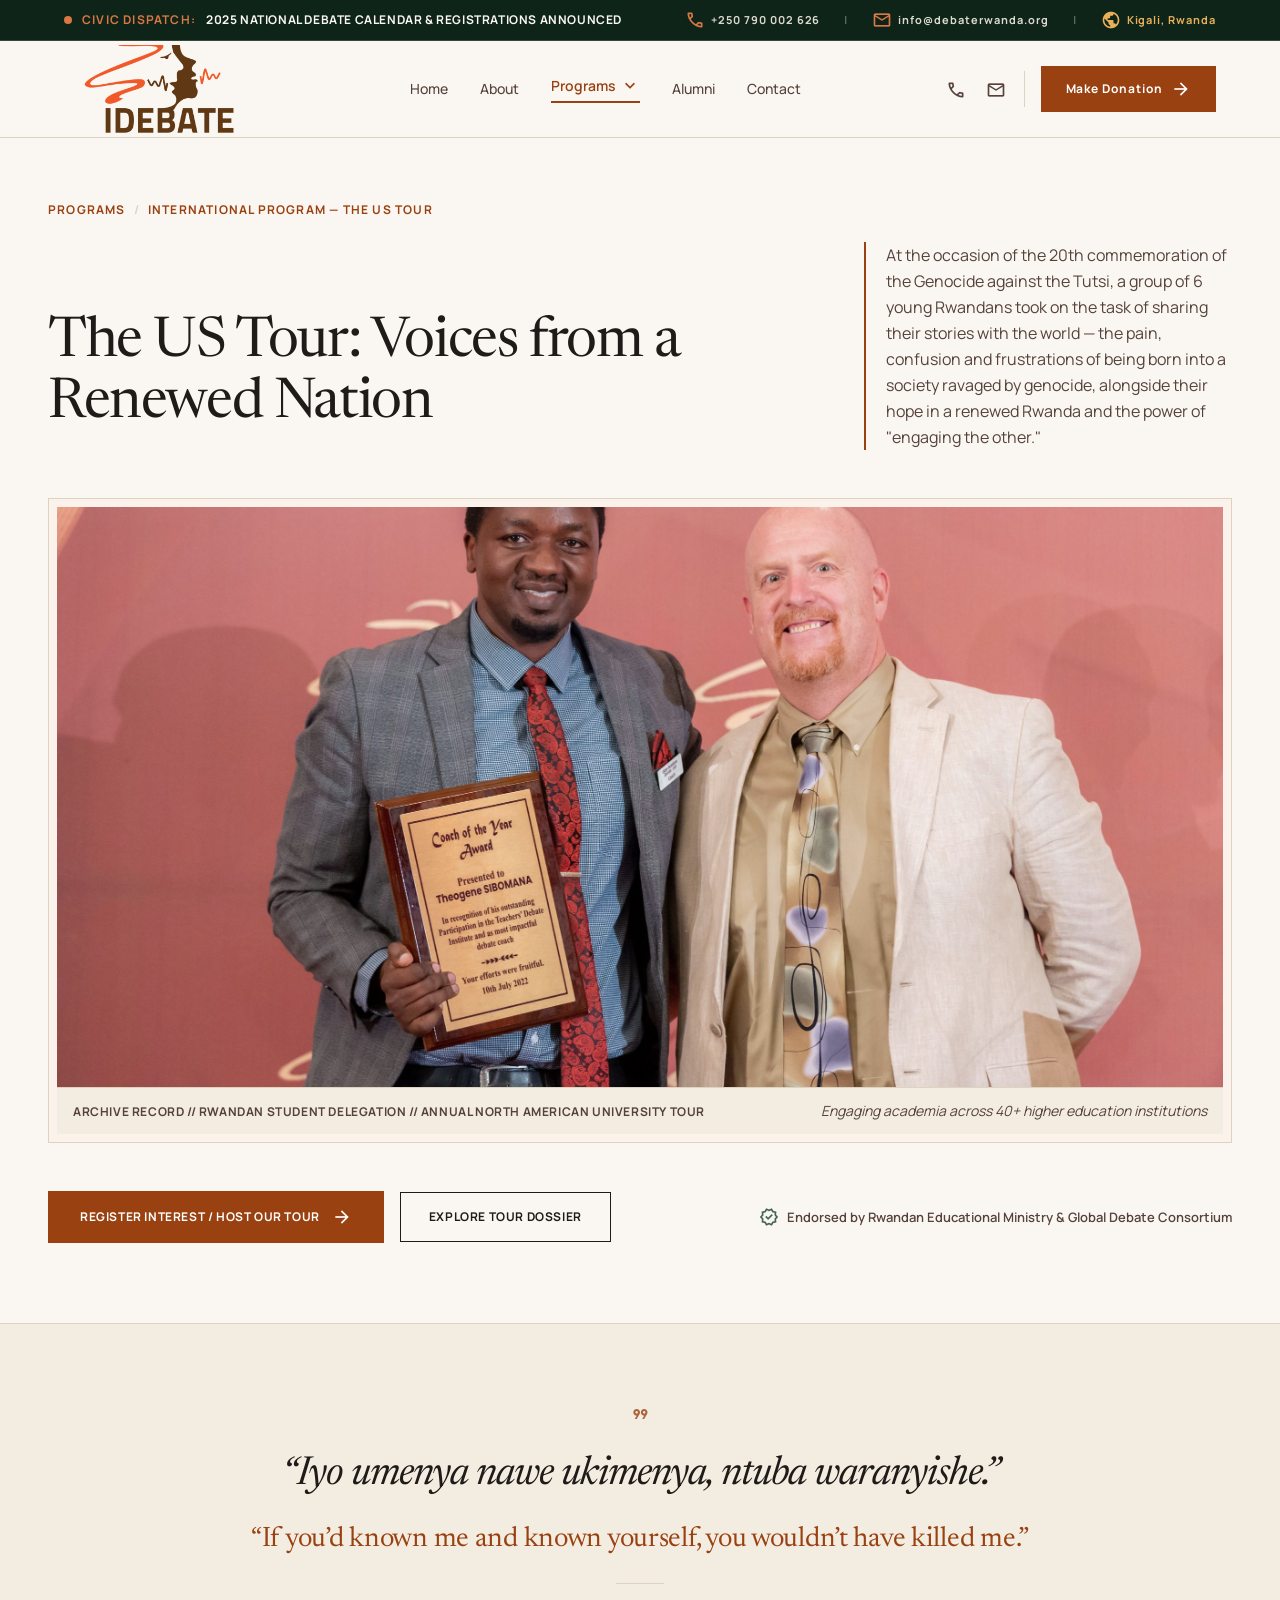
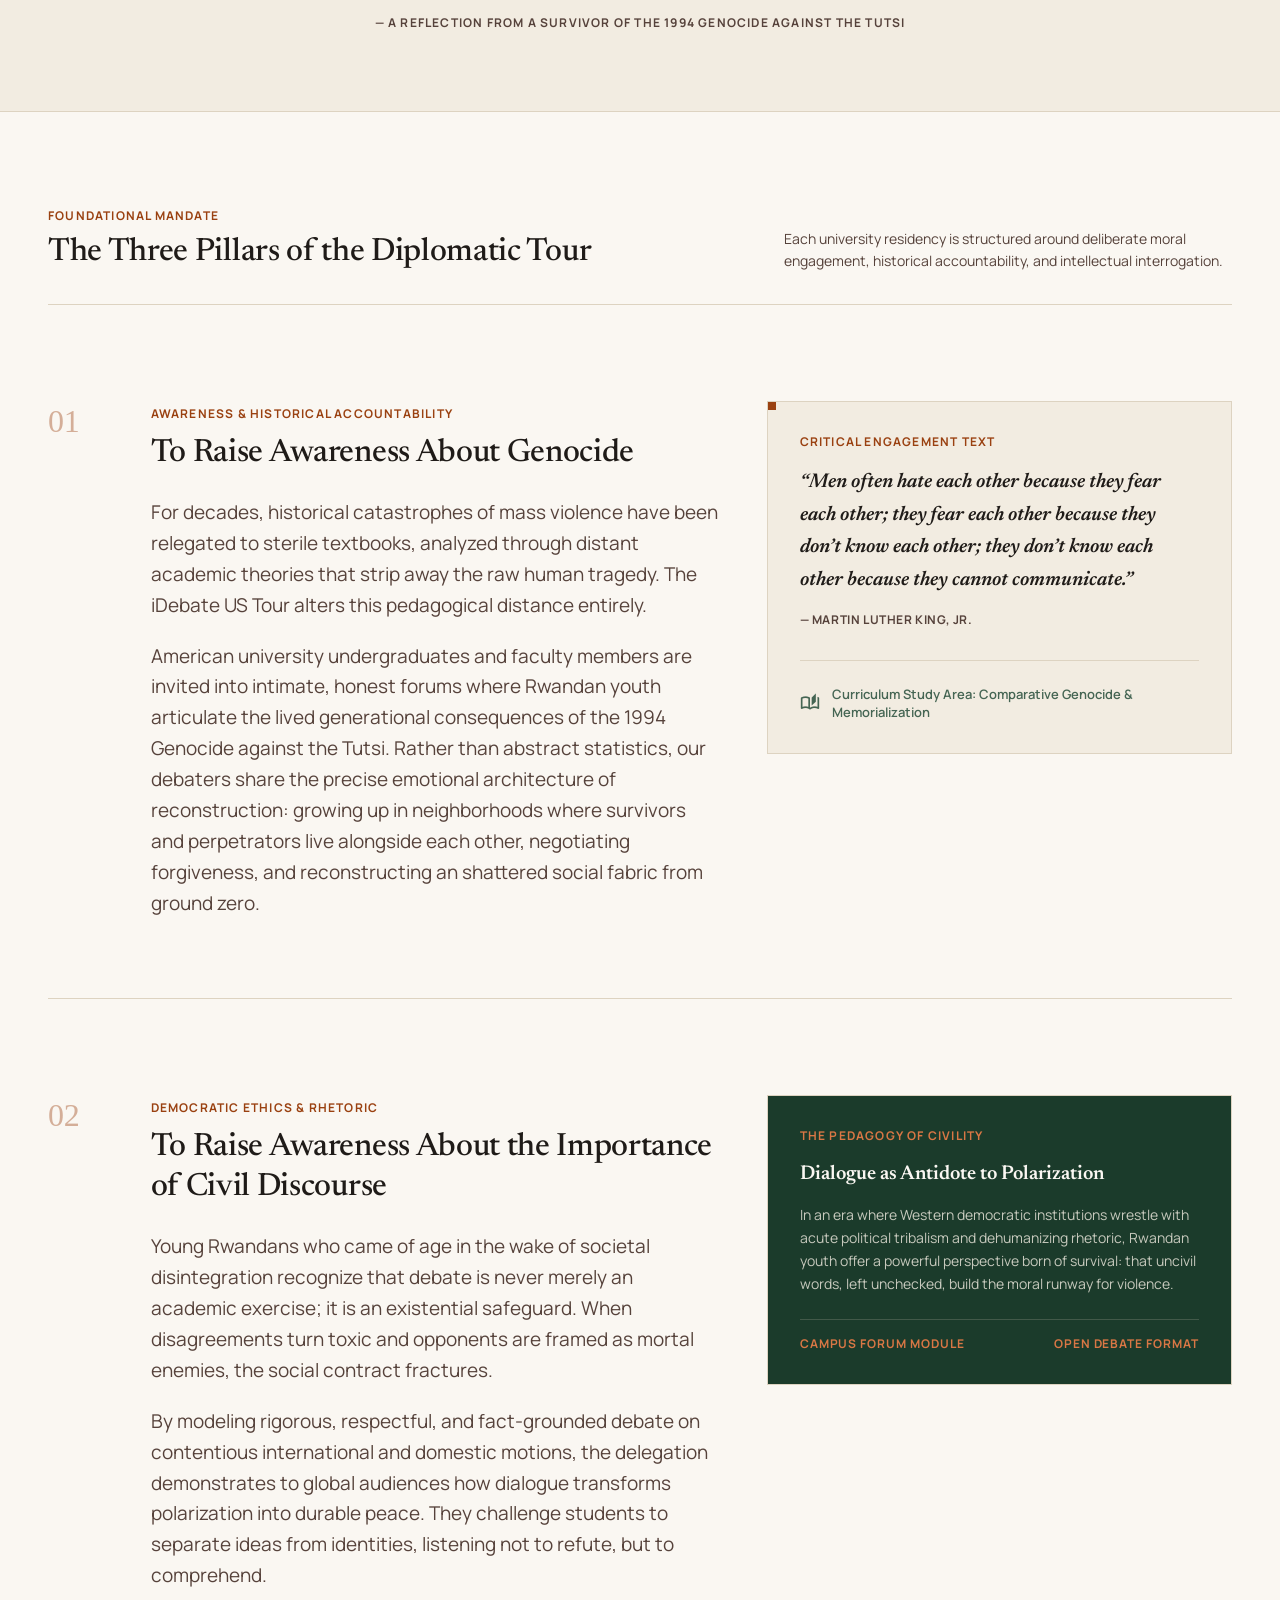
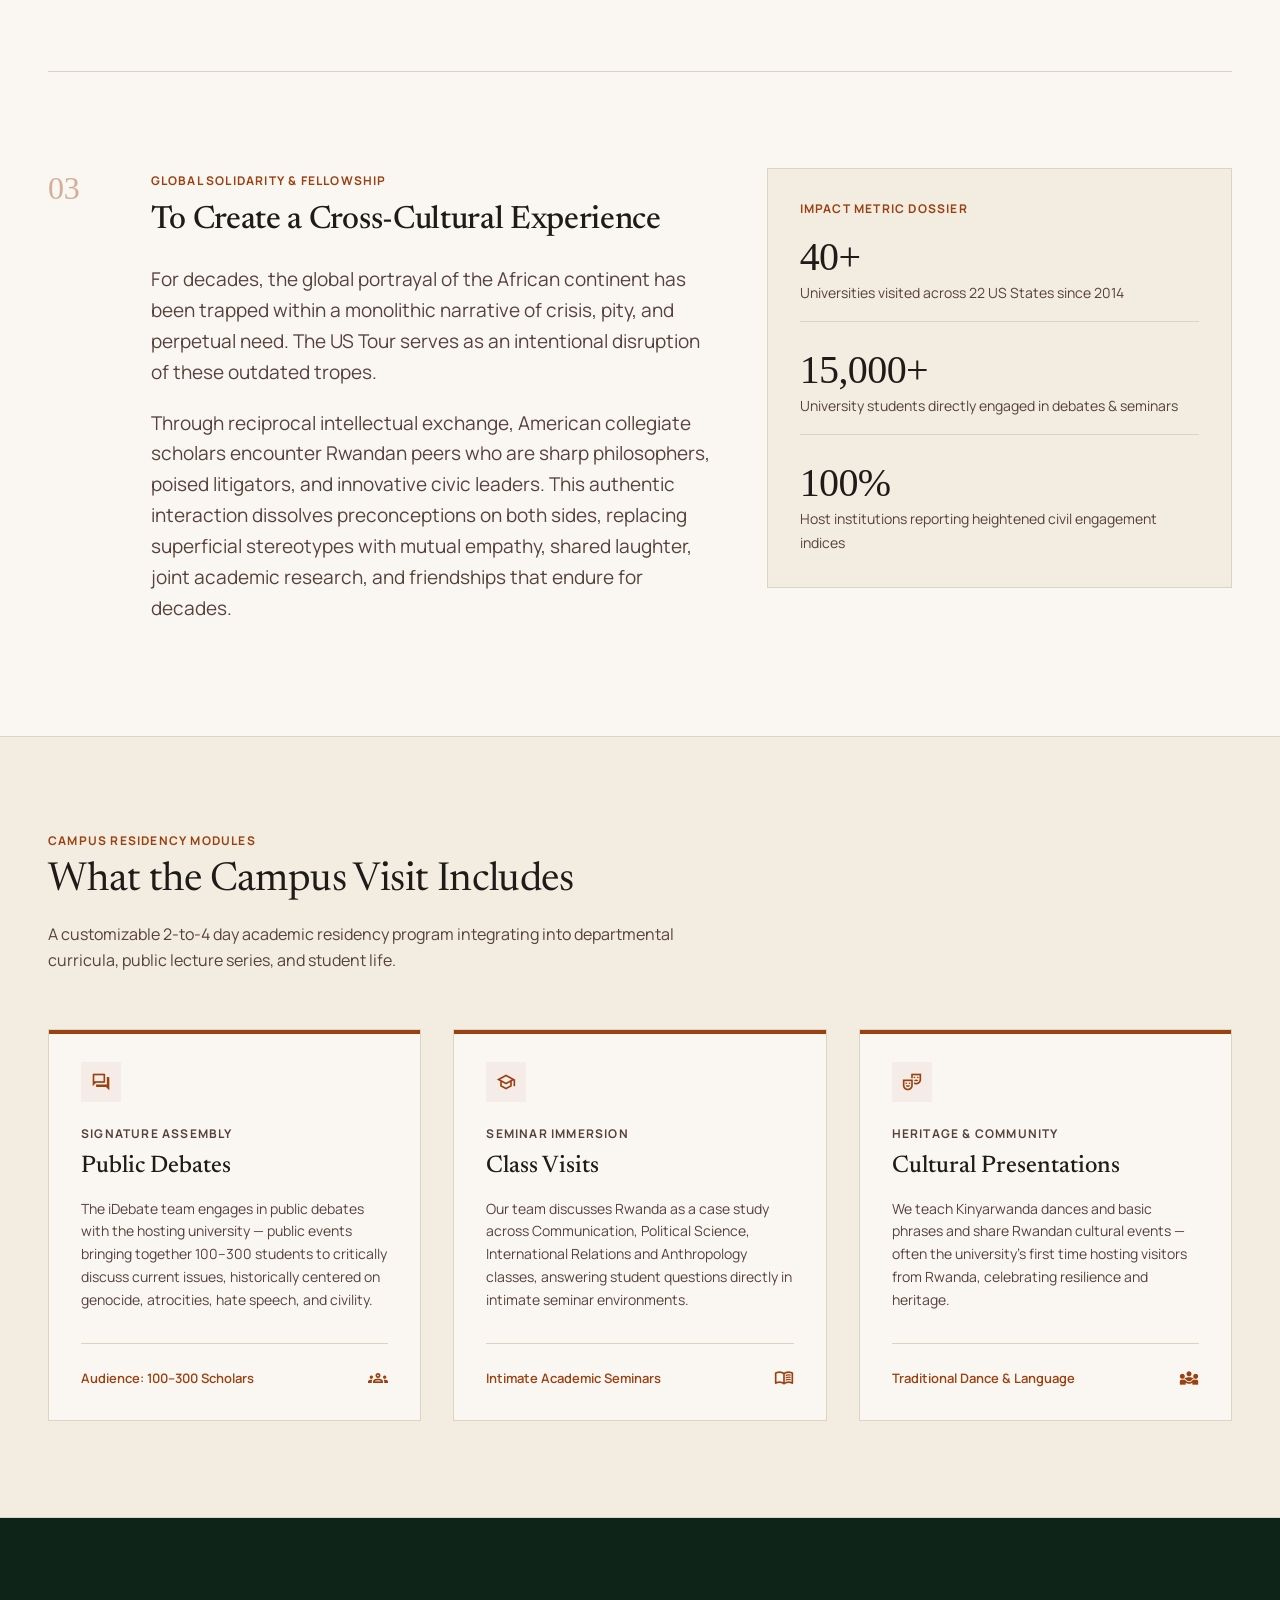
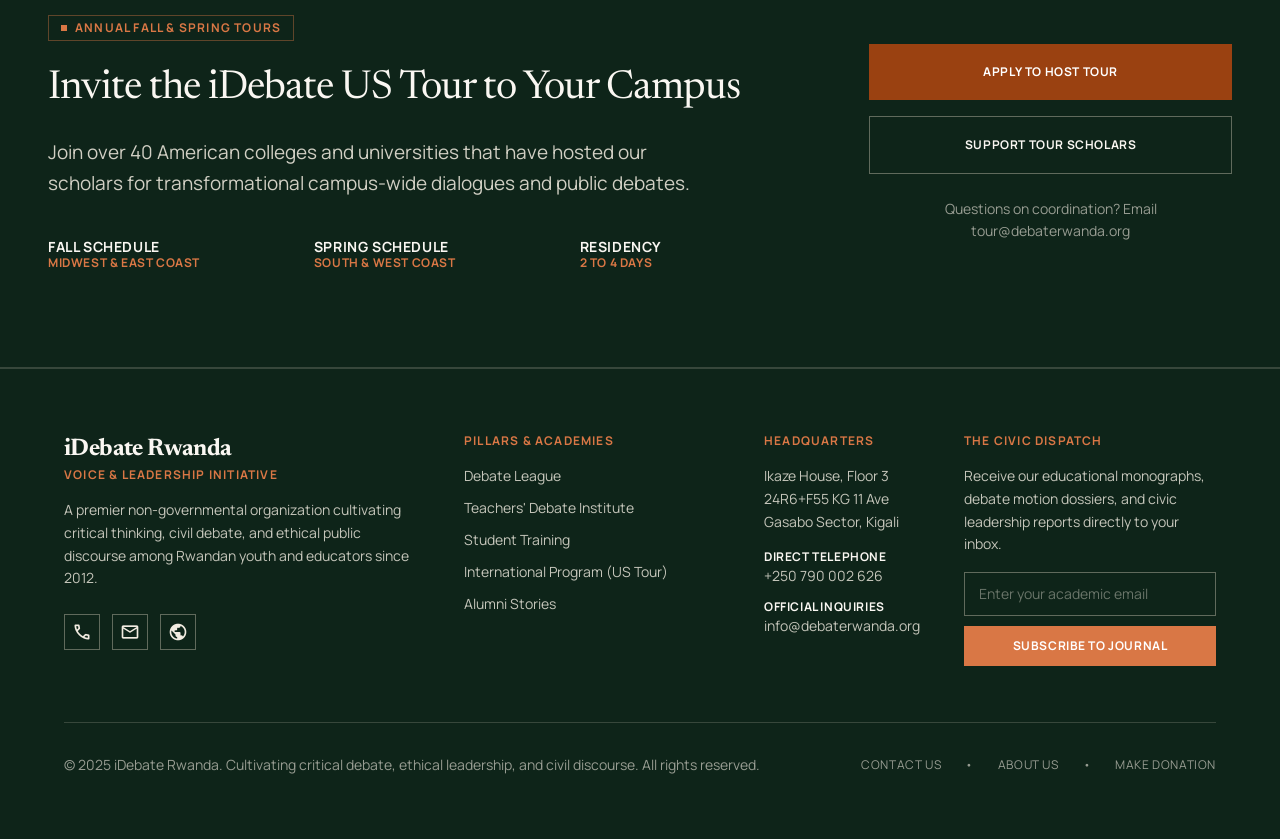
<file: international-program.html>
﻿<!DOCTYPE html>

<html lang="en"><head>
<meta charset="utf-8"/>
<meta content="width=device-width, initial-scale=1.0" name="viewport"/>
<title>International Program — The US Tour | iDebate Rwanda</title>
<!-- Google Fonts: Newsreader & Manrope -->
<link href="https://fonts.googleapis.com" rel="preconnect"/>
<link crossorigin="" href="https://fonts.gstatic.com" rel="preconnect"/>
<link href="https://fonts.googleapis.com/css2?family=Manrope:wght@400;500;600;700&amp;family=Newsreader:ital,opsz,wght@0,6..72,400;0,6..72,500;0,6..72,600;1,6..72,400;1,6..72,600&amp;display=swap" rel="stylesheet"/>
<!-- Material Symbols Outlined -->
<link href="https://fonts.googleapis.com/css2?family=Material+Symbols+Outlined:wght,FILL@100..700,0..1&amp;display=swap" rel="stylesheet"/>
<!-- Tailwind CSS -->
<link rel="stylesheet" href="css/tailwind.css"/>
<link rel="stylesheet" href="css/site.css"/>
</head>
<body class="bg-paper-canvas text-on-surface antialiased selection:bg-terracotta-sun selection:text-paper-canvas">
<!-- 1. TOP DISPATCH BAR -->
<aside aria-label="Civic Dispatch Announcement" class="w-full bg-forest-deep text-paper-canvas border-b border-border-hairline/20 px-6 lg:px-16 py-2.5 select-none">
  <div class="max-w-7xl mx-auto flex flex-col sm:flex-row items-center justify-between gap-2.5 text-label-caps font-label-caps">
    <div class="flex items-center gap-2.5">
      <span class="w-2 h-2 rounded-full bg-terracotta-sun animate-pulse shrink-0"></span>
      <span class="dispatch-label tracking-widest uppercase font-bold text-terracotta-sun">CIVIC DISPATCH:</span>
      <span class="tracking-wider text-paper-canvas">2025 NATIONAL DEBATE CALENDAR &amp; REGISTRATIONS ANNOUNCED</span>
    </div>
    <div class="flex items-center gap-4 lg:gap-6 text-paper-surface/90 text-[11px]">
      <a class="flex items-center gap-1.5 hover:text-terracotta-sun transition-colors" href="tel:+250790002626">
        <span class="material-symbols-outlined text-[15px] text-terracotta-sun">call</span>
        <span>+250 790 002 626</span>
      </a>
      <span class="text-border-hairline/40">|</span>
      <a class="flex items-center gap-1.5 hover:text-terracotta-sun transition-colors" href="mailto:info@debaterwanda.org">
        <span class="material-symbols-outlined text-[15px] text-terracotta-sun">mail</span>
        <span>info@debaterwanda.org</span>
      </a>
      <span class="text-border-hairline/40 hidden md:inline">|</span>
      <div class="hidden md:flex items-center gap-1.5 text-ochre-sand">
        <span class="material-symbols-outlined text-[15px]">public</span>
        <span>Kigali, Rwanda</span>
      </div>
    </div>
  </div>
</aside>

<!-- 2. UNIFIED EDITORIAL HEADER & NAVIGATION -->
<header class="w-full border-b border-border-hairline bg-paper-canvas dark:bg-forest-deep sticky top-0 z-50">
  <div class="max-w-7xl mx-auto px-6 lg:px-16 h-20 lg:h-24 flex items-center justify-between">
    <!-- Brand Identity Anchor -->
    <a class="flex items-center group text-decoration-none" href="index.html">
      <img class="site-logo shrink-0" src="assets/images/idebate logo.png" width="1500" height="1500" alt="iDebate Rwanda logo" />
    </a>

    <!-- Desktop Navigation Cluster -->
    <nav class="hidden md:flex items-center gap-8 text-body-md font-body-md font-semibold" aria-label="Main Navigation">
      <a class="text-on-surface-variant dark:text-paper-surface font-medium hover:text-primary dark:hover:text-terracotta-sun transition-colors duration-150 py-1" href="index.html">Home</a>
      <a class="text-on-surface-variant dark:text-paper-surface font-medium hover:text-primary dark:hover:text-terracotta-sun transition-colors duration-150 py-1" href="about.html">About</a>

      <!-- Programs Dropdown Menu -->
      <div class="relative group py-2">
        <button type="button" class="text-primary dark:text-terracotta-sun border-b-2 border-primary dark:border-terracotta-sun font-semibold pb-1 flex items-center gap-1 cursor-pointer focus:outline-none bg-transparent border-0 p-0">
          <span>Programs</span>
          <span class="material-symbols-outlined text-[18px] group-hover:rotate-180 transition-transform duration-200">expand_more</span>
        </button>
        <div class="absolute top-full left-0 w-64 pt-2 hidden group-hover:block transition-all duration-150 z-50">
          <div class="bg-paper-surface border border-border-hairline shadow-md p-2 space-y-1">
            <a class="block px-3 py-2 text-body-md font-body-md text-on-surface hover:bg-surface-container-low hover:text-primary transition-colors" href="student-training.html">
              Student Training
            </a>
            <a class="block px-3 py-2 text-body-md font-body-md text-on-surface hover:bg-surface-container-low hover:text-primary transition-colors" href="debate-league.html">
              Debate League
            </a>
            <a class="block px-3 py-2 text-body-md font-body-md text-on-surface hover:bg-surface-container-low hover:text-primary transition-colors" href="teachers-debate-institute.html">
              Teachers' Debate Institute
            </a>
            <a class="block px-3 py-2 text-body-md font-body-md text-on-surface hover:bg-surface-container-low hover:text-primary transition-colors" href="international-program.html">
              International Program (US Tour)
            </a>
            <a class="block px-3 py-2 text-body-md font-body-md text-on-surface hover:bg-surface-container-low hover:text-primary transition-colors" href="index.html#pillars">
              All Pillars Overview
            </a>
          </div>
        </div>
      </div>

      <a class="text-on-surface-variant dark:text-paper-surface font-medium hover:text-primary dark:hover:text-terracotta-sun transition-colors duration-150 py-1" href="about.html#alumni">Alumni</a>
      <a class="text-on-surface-variant dark:text-paper-surface font-medium hover:text-primary dark:hover:text-terracotta-sun transition-colors duration-150 py-1" href="contact.html">Contact</a>
    </nav>

    <!-- Trailing Action: Quick Contact & Make Donation CTA -->
    <div class="flex items-center gap-3 lg:gap-4">
      <div class="hidden xl:flex items-center gap-2 pr-3 border-r border-border-hairline text-on-surface-variant">
        <a class="p-1.5 hover:text-primary transition-colors" href="tel:+250790002626" title="Telephone Secretariat">
          <span class="material-symbols-outlined text-[20px]">call</span>
        </a>
        <a class="p-1.5 hover:text-primary transition-colors" href="mailto:info@debaterwanda.org" title="Email Inquiries">
          <span class="material-symbols-outlined text-[20px]">mail</span>
        </a>
      </div>
      <a class="bg-primary hover:bg-terracotta-sun text-white font-label-caps text-label-caps px-5 lg:px-6 py-3 border border-primary transition-all duration-150 active:scale-[0.99] flex items-center gap-2" href="https://www.every.org/idebate-rwanda-rw" rel="noopener noreferrer" target="_blank">
        <span>Make Donation</span>
        <span class="material-symbols-outlined text-[16px]">arrow_forward</span>
      </a>
      
      <!-- Mobile Menu Hamburger Button -->
      <button type="button" id="mobile-menu-toggle" aria-label="Toggle mobile menu" aria-controls="mobile-nav-drawer" aria-expanded="false" class="md:hidden p-2 text-on-surface hover:text-primary focus:outline-none bg-transparent border-0 cursor-pointer">
        <span class="material-symbols-outlined text-[28px]">menu</span>
      </button>
    </div>
  </div>

  <!-- Mobile Drawer Menu -->
  <div id="mobile-nav-drawer" class="hidden md:hidden border-t border-border-hairline bg-paper-surface px-6 py-5 space-y-4">
    <div class="flex flex-col space-y-3 font-semibold text-body-md">
      <a class="text-on-surface hover:text-primary py-1" href="index.html">Home</a>
      <a class="text-on-surface hover:text-primary py-1" href="about.html">About Us</a>
      <div class="border-l-2 border-primary pl-3 py-1 space-y-2">
        <span class="font-label-caps text-xs text-primary uppercase font-bold tracking-wider block">Programs</span>
        <a class="block text-sm text-on-surface-variant hover:text-primary py-0.5" href="student-training.html">Student Training</a>
        <a class="block text-sm text-on-surface-variant hover:text-primary py-0.5" href="debate-league.html">Debate League</a>
        <a class="block text-sm text-on-surface-variant hover:text-primary py-0.5" href="teachers-debate-institute.html">Teachers' Debate Institute</a>
        <a class="block text-sm text-on-surface-variant hover:text-primary py-0.5" href="international-program.html">International Program (US Tour)</a>
      </div>
      <a class="text-on-surface hover:text-primary py-1" href="about.html#alumni">Alumni Impact</a>
      <a class="text-on-surface hover:text-primary py-1" href="contact.html">Contact</a>
    </div>
  </div>
</header>

<section class="max-w-[1320px] mx-auto px-6 lg:px-12 pt-16 pb-20 border-b border-border-hairline">
<!-- Breadcrumbs / Eyebrow -->
<div class="flex items-center gap-2 mb-6 font-label-caps text-label-caps text-primary tracking-widest uppercase">
<span>PROGRAMS</span>
<span class="text-border-hairline">/</span>
<span>INTERNATIONAL PROGRAM — THE US TOUR</span>
</div>
<!-- Editorial Title & Intro Grid -->
<div class="grid grid-cols-1 lg:grid-cols-12 gap-10 items-end pb-12">
<div class="lg:col-span-8">
<h1 class="font-display-hero text-display-hero text-on-surface tracking-tight leading-[1.08] mb-4">
          The US Tour: Voices from a Renewed Nation
        </h1>
</div>
<div class="lg:col-span-4 flex flex-col justify-end">
<p class="font-body-lg text-body-lg text-on-surface-variant border-l-2 border-primary pl-5 leading-relaxed">
          At the occasion of the 20th commemoration of the Genocide against the Tutsi, a group of 6 young Rwandans took on the task of sharing their stories with the world — the pain, confusion and frustrations of being born into a society ravaged by genocide, alongside their hope in a renewed Rwanda and the power of "engaging the other."
        </p>
</div>
</div>
<!-- Hero Image Container with Fine Architectural Border -->
<div class="w-full border border-border-hairline bg-surface-container-low p-2">
<div class="relative w-full overflow-hidden bg-forest-deep aspect-[16/9] max-h-[580px]">
<img alt="Rwandan Student Delegation Annual North American University Tour" class="w-full h-full object-cover grayscale-[15%] contrast-105" decoding="async" src="assets/images/YVN_8257-scaled.jpg"/>
</div>
<div class="flex flex-col sm:flex-row justify-between items-baseline px-4 py-3 bg-paper-surface border-t border-border-hairline gap-2">
<span class="font-label-caps text-label-caps text-on-surface-variant uppercase tracking-wider">
          Archive Record // Rwandan Student Delegation // Annual North American University Tour
        </span>
<span class="font-body-md text-body-md text-on-surface-variant italic">
          Engaging academia across 40+ higher education institutions
        </span>
</div>
</div>
<!-- Primary Action Strip -->
<div class="mt-8 flex flex-wrap items-center justify-between gap-6 pt-4">
<div class="flex items-center gap-4">
<a class="bg-primary hover:bg-terracotta-sun text-on-primary font-label-caps text-label-caps px-8 py-4 uppercase tracking-wider transition-all duration-150 inline-flex items-center gap-3" href="#host-section">
<span>Register Interest / Host Our Tour</span>
<span class="material-symbols-outlined text-[18px]" data-icon="arrow_forward">arrow_forward</span>
</a>
<a class="border border-on-surface hover:bg-on-surface hover:text-paper-canvas text-on-surface font-label-caps text-label-caps px-7 py-4 uppercase tracking-wider transition-colors duration-150" href="#goals">
          Explore Tour Dossier
        </a>
</div>
<div class="text-on-surface-variant font-label-md text-label-md flex items-center gap-2">
<span class="material-symbols-outlined text-secondary text-[20px]" data-icon="verified">verified</span>
<span>Endorsed by Rwandan Educational Ministry &amp; Global Debate Consortium</span>
</div>
</div>
</section>
<!-- 4. MONUMENTAL PULL QUOTE -->
<section class="w-full bg-paper-surface py-20 border-b border-border-hairline">
<div class="max-w-[1040px] mx-auto px-6 lg:px-12 text-center">
<span class="material-symbols-outlined text-primary text-[42px] mb-6 select-none opacity-80" data-icon="format_quote">format_quote</span>
<blockquote class="font-headline-xl text-headline-xl text-on-surface italic leading-snug tracking-tight mb-4">
        “Iyo umenya nawe ukimenya, ntuba waranyishe.”
      </blockquote>
<p class="font-quote-display text-quote-display text-primary mb-6">
        “If you’d known me and known yourself, you wouldn’t have killed me.”
      </p>
<div class="inline-block w-12 h-[1px] bg-border-hairline mb-6"></div>
<p class="font-label-caps text-label-caps uppercase tracking-widest text-on-surface-variant">
        — A reflection from a survivor of the 1994 Genocide against the Tutsi
      </p>
</div>
</section>
<!-- 5. THREE CORE GOALS (Stacked Editorial Chapters with Alternate Alignment) -->
<section class="max-w-[1320px] mx-auto px-6 lg:px-12 py-24 space-y-24" id="goals">
<!-- Section Introduction Header -->
<div class="border-b border-border-hairline pb-8 flex flex-col md:flex-row md:items-end justify-between gap-4">
<div>
<span class="font-label-caps text-label-caps text-primary tracking-widest uppercase block mb-2">FOUNDATIONAL MANDATE</span>
<h2 class="font-headline-lg text-headline-lg text-on-surface">The Three Pillars of the Diplomatic Tour</h2>
</div>
<p class="font-body-md text-body-md text-on-surface-variant max-w-md">
        Each university residency is structured around deliberate moral engagement, historical accountability, and intellectual interrogation.
      </p>
</div>
<!-- Goal 1 -->
<article class="grid grid-cols-1 lg:grid-cols-12 gap-12 items-start border-b border-border-hairline pb-20">
<div class="lg:col-span-1">
<span class="font-headline-lg text-headline-lg text-primary/40 font-serif">01</span>
</div>
<div class="lg:col-span-6 space-y-6">
<div class="space-y-2">
<span class="font-label-caps text-label-caps text-primary uppercase tracking-widest">AWARENESS &amp; HISTORICAL ACCOUNTABILITY</span>
<h3 class="font-headline-lg text-headline-lg text-on-surface">To Raise Awareness About Genocide</h3>
</div>
<div class="font-body-xl text-body-xl text-on-surface-variant space-y-5 leading-relaxed">
<p>
            For decades, historical catastrophes of mass violence have been relegated to sterile textbooks, analyzed through distant academic theories that strip away the raw human tragedy. The iDebate US Tour alters this pedagogical distance entirely.
          </p>
<p>
            American university undergraduates and faculty members are invited into intimate, honest forums where Rwandan youth articulate the lived generational consequences of the 1994 Genocide against the Tutsi. Rather than abstract statistics, our debaters share the precise emotional architecture of reconstruction: growing up in neighborhoods where survivors and perpetrators live alongside each other, negotiating forgiveness, and reconstructing an shattered social fabric from ground zero.
          </p>
</div>
</div>
<div class="lg:col-span-5 bg-paper-surface p-8 border border-border-hairline relative">
<div class="w-2 h-2 bg-primary absolute top-0 left-0"></div>
<span class="font-label-caps text-label-caps text-primary uppercase tracking-widest block mb-4">CRITICAL ENGAGEMENT TEXT</span>
<blockquote class="font-headline-sm text-headline-sm text-on-surface italic mb-4 leading-relaxed">
          “Men often hate each other because they fear each other; they fear each other because they don’t know each other; they don’t know each other because they cannot communicate.”
        </blockquote>
<cite class="font-label-caps text-label-caps text-on-surface-variant not-italic block uppercase tracking-wider">
          — Martin Luther King, Jr.
        </cite>
<div class="mt-8 pt-6 border-t border-border-hairline flex items-center gap-3 text-secondary">
<span class="material-symbols-outlined text-[20px]" data-icon="auto_stories">auto_stories</span>
<span class="font-label-md text-label-md">Curriculum Study Area: Comparative Genocide &amp; Memorialization</span>
</div>
</div>
</article>
<!-- Goal 2 -->
<article class="grid grid-cols-1 lg:grid-cols-12 gap-12 items-start border-b border-border-hairline pb-20">
<div class="lg:col-span-1 lg:order-1">
<span class="font-headline-lg text-headline-lg text-primary/40 font-serif">02</span>
</div>
<div class="lg:col-span-5 lg:order-3 bg-[#1B3B2B] text-paper-canvas p-8 border border-border-hairline relative">
<span class="font-label-caps text-label-caps text-terracotta-sun uppercase tracking-widest block mb-4">THE PEDAGOGY OF CIVILITY</span>
<h4 class="font-headline-sm text-headline-sm text-paper-canvas mb-4">Dialogue as Antidote to Polarization</h4>
<p class="font-body-md text-body-md text-paper-surface/80 leading-relaxed mb-6">
          In an era where Western democratic institutions wrestle with acute political tribalism and dehumanizing rhetoric, Rwandan youth offer a powerful perspective born of survival: that uncivil words, left unchecked, build the moral runway for violence.
        </p>
<div class="border-t border-border-hairline/20 pt-4 flex items-center justify-between font-label-caps text-label-caps text-terracotta-sun uppercase">
<span>Campus Forum Module</span>
<span>Open Debate Format</span>
</div>
</div>
<div class="lg:col-span-6 lg:order-2 space-y-6">
<div class="space-y-2">
<span class="font-label-caps text-label-caps text-primary uppercase tracking-widest">DEMOCRATIC ETHICS &amp; RHETORIC</span>
<h3 class="font-headline-lg text-headline-lg text-on-surface">To Raise Awareness About the Importance of Civil Discourse</h3>
</div>
<div class="font-body-xl text-body-xl text-on-surface-variant space-y-5 leading-relaxed">
<p>
            Young Rwandans who came of age in the wake of societal disintegration recognize that debate is never merely an academic exercise; it is an existential safeguard. When disagreements turn toxic and opponents are framed as mortal enemies, the social contract fractures.
          </p>
<p>
            By modeling rigorous, respectful, and fact-grounded debate on contentious international and domestic motions, the delegation demonstrates to global audiences how dialogue transforms polarization into durable peace. They challenge students to separate ideas from identities, listening not to refute, but to comprehend.
          </p>
</div>
</div>
</article>
<!-- Goal 3 -->
<article class="grid grid-cols-1 lg:grid-cols-12 gap-12 items-start pb-4">
<div class="lg:col-span-1">
<span class="font-headline-lg text-headline-lg text-primary/40 font-serif">03</span>
</div>
<div class="lg:col-span-6 space-y-6">
<div class="space-y-2">
<span class="font-label-caps text-label-caps text-primary uppercase tracking-widest">GLOBAL SOLIDARITY &amp; FELLOWSHIP</span>
<h3 class="font-headline-lg text-headline-lg text-on-surface">To Create a Cross-Cultural Experience</h3>
</div>
<div class="font-body-xl text-body-xl text-on-surface-variant space-y-5 leading-relaxed">
<p>
            For decades, the global portrayal of the African continent has been trapped within a monolithic narrative of crisis, pity, and perpetual need. The US Tour serves as an intentional disruption of these outdated tropes.
          </p>
<p>
            Through reciprocal intellectual exchange, American collegiate scholars encounter Rwandan peers who are sharp philosophers, poised litigators, and innovative civic leaders. This authentic interaction dissolves preconceptions on both sides, replacing superficial stereotypes with mutual empathy, shared laughter, joint academic research, and friendships that endure for decades.
          </p>
</div>
</div>
<div class="lg:col-span-5 bg-paper-surface p-8 border border-border-hairline">
<span class="font-label-caps text-label-caps text-primary uppercase tracking-widest block mb-4">IMPACT METRIC DOSSIER</span>
<div class="space-y-6">
<div class="border-b border-border-hairline pb-4">
<span class="font-headline-xl text-headline-xl text-on-surface block font-serif">40+</span>
<span class="font-body-md text-body-md text-on-surface-variant">Universities visited across 22 US States since 2014</span>
</div>
<div class="border-b border-border-hairline pb-4">
<span class="font-headline-xl text-headline-xl text-on-surface block font-serif">15,000+</span>
<span class="font-body-md text-body-md text-on-surface-variant">University students directly engaged in debates &amp; seminars</span>
</div>
<div>
<span class="font-headline-xl text-headline-xl text-on-surface block font-serif">100%</span>
<span class="font-body-md text-body-md text-on-surface-variant">Host institutions reporting heightened civil engagement indices</span>
</div>
</div>
</div>
</article>
</section>
<!-- 6. WHAT THE TOUR INCLUDES (3-Column Typographic Cards with Terracotta Accent) -->
<section class="w-full bg-paper-surface border-y border-border-hairline py-24">
<div class="max-w-[1320px] mx-auto px-6 lg:px-12">
<div class="mb-14 max-w-2xl">
<span class="font-label-caps text-label-caps text-primary uppercase tracking-widest block mb-2">CAMPUS RESIDENCY MODULES</span>
<h2 class="font-headline-xl text-headline-xl text-on-surface mb-4">What the Campus Visit Includes</h2>
<p class="font-body-lg text-body-lg text-on-surface-variant leading-relaxed">
          A customizable 2-to-4 day academic residency program integrating into departmental curricula, public lecture series, and student life.
        </p>
</div>
<div class="grid grid-cols-1 md:grid-cols-3 gap-8">
<!-- Card 1: Public Debates -->
<div class="bg-paper-canvas border border-border-hairline p-8 relative flex flex-col justify-between hover:border-primary transition-colors duration-150">
<div class="absolute top-0 left-0 right-0 h-1 bg-primary"></div>
<div>
<div class="w-10 h-10 bg-surface-container flex items-center justify-center mb-6 text-primary">
<span class="material-symbols-outlined text-[24px]" data-icon="forum">forum</span>
</div>
<span class="font-label-caps text-label-caps text-on-surface-variant uppercase tracking-widest block mb-2">SIGNATURE ASSEMBLY</span>
<h3 class="font-headline-md text-headline-md text-on-surface mb-4">Public Debates</h3>
<p class="font-body-md text-body-md text-on-surface-variant leading-relaxed">
              The iDebate team engages in public debates with the hosting university — public events bringing together 100–300 students to critically discuss current issues, historically centered on genocide, atrocities, hate speech, and civility.
            </p>
</div>
<div class="mt-8 pt-6 border-t border-border-hairline text-primary font-label-md text-label-md flex items-center justify-between">
<span>Audience: 100–300 Scholars</span>
<span class="material-symbols-outlined text-[18px]" data-icon="groups">groups</span>
</div>
</div>
<!-- Card 2: Class Visits -->
<div class="bg-paper-canvas border border-border-hairline p-8 relative flex flex-col justify-between hover:border-primary transition-colors duration-150">
<div class="absolute top-0 left-0 right-0 h-1 bg-primary"></div>
<div>
<div class="w-10 h-10 bg-surface-container flex items-center justify-center mb-6 text-primary">
<span class="material-symbols-outlined text-[24px]" data-icon="school">school</span>
</div>
<span class="font-label-caps text-label-caps text-on-surface-variant uppercase tracking-widest block mb-2">SEMINAR IMMERSION</span>
<h3 class="font-headline-md text-headline-md text-on-surface mb-4">Class Visits</h3>
<p class="font-body-md text-body-md text-on-surface-variant leading-relaxed">
              Our team discusses Rwanda as a case study across Communication, Political Science, International Relations and Anthropology classes, answering student questions directly in intimate seminar environments.
            </p>
</div>
<div class="mt-8 pt-6 border-t border-border-hairline text-primary font-label-md text-label-md flex items-center justify-between">
<span>Intimate Academic Seminars</span>
<span class="material-symbols-outlined text-[18px]" data-icon="menu_book">menu_book</span>
</div>
</div>
<!-- Card 3: Cultural Presentations -->
<div class="bg-paper-canvas border border-border-hairline p-8 relative flex flex-col justify-between hover:border-primary transition-colors duration-150">
<div class="absolute top-0 left-0 right-0 h-1 bg-primary"></div>
<div>
<div class="w-10 h-10 bg-surface-container flex items-center justify-center mb-6 text-primary">
<span class="material-symbols-outlined text-[24px]" data-icon="theater_comedy">theater_comedy</span>
</div>
<span class="font-label-caps text-label-caps text-on-surface-variant uppercase tracking-widest block mb-2">HERITAGE &amp; COMMUNITY</span>
<h3 class="font-headline-md text-headline-md text-on-surface mb-4">Cultural Presentations</h3>
<p class="font-body-md text-body-md text-on-surface-variant leading-relaxed">
              We teach Kinyarwanda dances and basic phrases and share Rwandan cultural events — often the university's first time hosting visitors from Rwanda, celebrating resilience and heritage.
            </p>
</div>
<div class="mt-8 pt-6 border-t border-border-hairline text-primary font-label-md text-label-md flex items-center justify-between">
<span>Traditional Dance &amp; Language</span>
<span class="material-symbols-outlined text-[18px]" data-icon="diversity_3">diversity_3</span>
</div>
</div>
</div>
</div>
</section>
<!-- 7. IMPACT & HOSTING CALLOUT BANNER -->
<section class="w-full bg-forest-deep text-paper-canvas py-24 border-b border-border-hairline/20" id="host-section">
<div class="max-w-[1320px] mx-auto px-6 lg:px-12">
<div class="grid grid-cols-1 lg:grid-cols-12 gap-12 items-center">
<div class="lg:col-span-8 space-y-6">
<div class="inline-flex items-center gap-2 border border-terracotta-sun/40 px-3 py-1 bg-forest-deep">
<span class="w-1.5 h-1.5 bg-terracotta-sun"></span>
<span class="font-label-caps text-label-caps text-terracotta-sun uppercase tracking-widest">ANNUAL FALL &amp; SPRING TOURS</span>
</div>
<h2 class="font-headline-xl text-headline-xl text-paper-canvas tracking-tight">
            Invite the iDebate US Tour to Your Campus
          </h2>
<p class="font-body-xl text-body-xl text-paper-surface/85 max-w-2xl leading-relaxed">
            Join over 40 American colleges and universities that have hosted our scholars for transformational campus-wide dialogues and public debates.
          </p>
<div class="grid grid-cols-2 sm:grid-cols-3 gap-6 pt-4 text-border-hairline font-label-caps text-label-caps tracking-wider uppercase">
<div>
<span class="block text-paper-canvas text-[14px] font-bold">Fall Schedule</span>
<span class="text-terracotta-sun">Midwest &amp; East Coast</span>
</div>
<div>
<span class="block text-paper-canvas text-[14px] font-bold">Spring Schedule</span>
<span class="text-terracotta-sun">South &amp; West Coast</span>
</div>
<div>
<span class="block text-paper-canvas text-[14px] font-bold">Residency</span>
<span class="text-terracotta-sun">2 to 4 Days</span>
</div>
</div>
</div>
<div class="lg:col-span-4 flex flex-col gap-4">
<button class="w-full bg-primary hover:bg-terracotta-sun text-on-primary font-label-caps text-label-caps px-8 py-5 uppercase tracking-wider transition-colors duration-150 text-center font-bold">
            Apply to Host Tour
          </button>
<a class="w-full border border-border-hairline/40 hover:bg-paper-canvas hover:text-forest-deep text-paper-canvas font-label-caps text-label-caps px-8 py-5 uppercase tracking-wider transition-colors duration-150 text-center" href="https://www.every.org/idebate-rwanda-rw" rel="noopener noreferrer" target="_blank">
            Support Tour Scholars
          </a>
<p class="text-center font-body-md text-body-md text-paper-surface/60 mt-2">
            Questions on coordination? Email tour@debaterwanda.org
          </p>
</div>
</div>
</div>
</section>
<!-- 8. MONUMENTAL EDITORIAL FOOTER (Shared Component Implementation) -->

<!-- MONUMENTAL EDITORIAL FOOTER -->
<footer class="w-full border-t border-border-hairline/20 bg-forest-deep text-paper-canvas px-6 lg:px-16 py-16">
  <div class="max-w-7xl mx-auto">
    <!-- Top 4 Columns Grid -->
    <div class="grid grid-cols-1 md:grid-cols-2 lg:grid-cols-12 gap-10 lg:gap-12 pb-14 border-b border-border-hairline/20">
      <!-- Column 1: Institutional Statement (4 cols) -->
      <div class="lg:col-span-4 space-y-4">
        <a class="flex flex-col group text-decoration-none" href="index.html">
          <span class="text-headline-md font-headline-md font-bold text-paper-canvas tracking-tight">
            iDebate Rwanda
          </span>
          <span class="text-label-caps font-label-caps text-terracotta-sun uppercase tracking-widest text-[10px] mt-0.5">
            Voice &amp; Leadership Initiative
          </span>
        </a>
        <p class="font-body-md text-body-md text-paper-surface/80 leading-relaxed max-w-sm">
          A premier non-governmental organization cultivating critical thinking, civil debate, and ethical public discourse among Rwandan youth and educators since 2012.
        </p>
        <div class="pt-2 flex items-center gap-3">
          <a class="w-9 h-9 border border-border-hairline/40 flex items-center justify-center text-paper-surface hover:text-white hover:border-terracotta-sun hover:bg-terracotta-sun transition-all duration-150" href="tel:+250790002626" title="Call Us">
            <span class="material-symbols-outlined text-[18px]">call</span>
          </a>
          <a class="w-9 h-9 border border-border-hairline/40 flex items-center justify-center text-paper-surface hover:text-white hover:border-terracotta-sun hover:bg-terracotta-sun transition-all duration-150" href="mailto:info@debaterwanda.org" title="Email Secretariat">
            <span class="material-symbols-outlined text-[18px]">mail</span>
          </a>
          <a class="w-9 h-9 border border-border-hairline/40 flex items-center justify-center text-paper-surface hover:text-white hover:border-terracotta-sun hover:bg-terracotta-sun transition-all duration-150" href="contact.html" title="Kigali Office Landmark">
            <span class="material-symbols-outlined text-[18px]">public</span>
          </a>
        </div>
      </div>

      <!-- Column 2: Navigation & Programs (3 cols) -->
      <div class="lg:col-span-3 space-y-4">
        <span class="text-label-caps font-label-caps text-terracotta-sun uppercase tracking-widest block">
          Pillars &amp; Academies
        </span>
        <ul class="space-y-2.5 font-body-md text-body-md text-paper-surface/80">
          <li><a class="hover:text-paper-canvas hover:translate-x-1 transition-all duration-150 inline-block" href="debate-league.html">Debate League</a></li>
          <li><a class="hover:text-paper-canvas hover:translate-x-1 transition-all duration-150 inline-block" href="teachers-debate-institute.html">Teachers' Debate Institute</a></li>
          <li><a class="hover:text-paper-canvas hover:translate-x-1 transition-all duration-150 inline-block" href="student-training.html">Student Training</a></li>
          <li><a class="hover:text-paper-canvas hover:translate-x-1 transition-all duration-150 inline-block" href="international-program.html">International Program (US Tour)</a></li>
          <li><a class="hover:text-paper-canvas hover:translate-x-1 transition-all duration-150 inline-block" href="about.html#alumni">Alumni Stories</a></li>
        </ul>
      </div>

      <!-- Column 3: Headquarters & Contact (2 cols) -->
      <div class="lg:col-span-2 space-y-4">
        <span class="text-label-caps font-label-caps text-terracotta-sun uppercase tracking-widest block">
          Headquarters
        </span>
        <div class="font-body-md text-body-md text-paper-surface/80 space-y-3">
          <p class="leading-relaxed">
            Ikaze House, Floor 3<br/>
            24R6+F55 KG 11 Ave<br/>
            Gasabo Sector, Kigali
          </p>
          <p class="pt-1">
            <strong class="text-paper-canvas block text-xs tracking-wider">DIRECT TELEPHONE</strong>
            <a class="hover:text-terracotta-sun transition-colors" href="tel:+250790002626">+250 790 002 626</a>
          </p>
          <p>
            <strong class="text-paper-canvas block text-xs tracking-wider">OFFICIAL INQUIRIES</strong>
            <a class="hover:text-terracotta-sun transition-colors" href="mailto:info@debaterwanda.org">info@debaterwanda.org</a>
          </p>
        </div>
      </div>

      <!-- Column 4: Newsletter Dispatch (3 cols) -->
      <div class="lg:col-span-3 space-y-4">
        <span class="text-label-caps font-label-caps text-terracotta-sun uppercase tracking-widest block">
          The Civic Dispatch
        </span>
        <p class="font-body-md text-body-md text-paper-surface/80 leading-relaxed">
          Receive our educational monographs, debate motion dossiers, and civic leadership reports directly to your inbox.
        </p>
        <form class="space-y-2.5" onsubmit="event.preventDefault(); alert('Thank you for subscribing to the iDebate Civic Dispatch.');">
          <div class="relative">
            <input class="w-full bg-forest-deep border border-border-hairline/40 text-paper-canvas placeholder-paper-surface/40 px-3.5 py-2.5 text-body-md font-body-md focus:border-terracotta-sun focus:ring-0 focus:outline-none rounded-none" placeholder="Enter your academic email" required="" type="email"/>
          </div>
          <button class="w-full bg-terracotta-sun hover:bg-primary text-white font-label-caps text-label-caps py-3 transition-colors duration-150 uppercase tracking-wider text-center cursor-pointer" type="submit">
            Subscribe to Journal
          </button>
        </form>
      </div>
    </div>

    <!-- Bottom Attribution & Legal -->
    <div class="pt-8 flex flex-col md:flex-row items-center justify-between gap-4 text-body-md font-body-md text-paper-surface/60">
      <p class="text-center md:text-left text-xs sm:text-sm">
        &copy; 2025 iDebate Rwanda. Cultivating critical debate, ethical leadership, and civil discourse. All rights reserved.
      </p>
      <div class="flex items-center gap-6 text-xs uppercase tracking-wider">
        <a class="hover:text-paper-canvas transition-colors" href="contact.html">Contact Us</a>
        <span>•</span>
        <a class="hover:text-paper-canvas transition-colors" href="about.html">About Us</a>
        <span>•</span>
        <a class="hover:text-paper-canvas transition-colors" href="https://www.every.org/idebate-rwanda-rw" target="_blank" rel="noopener noreferrer">Make Donation</a>
      </div>
    </div>
  </div>
</footer>

<script src="js/site.js"></script>

</body>
</html>
</file>
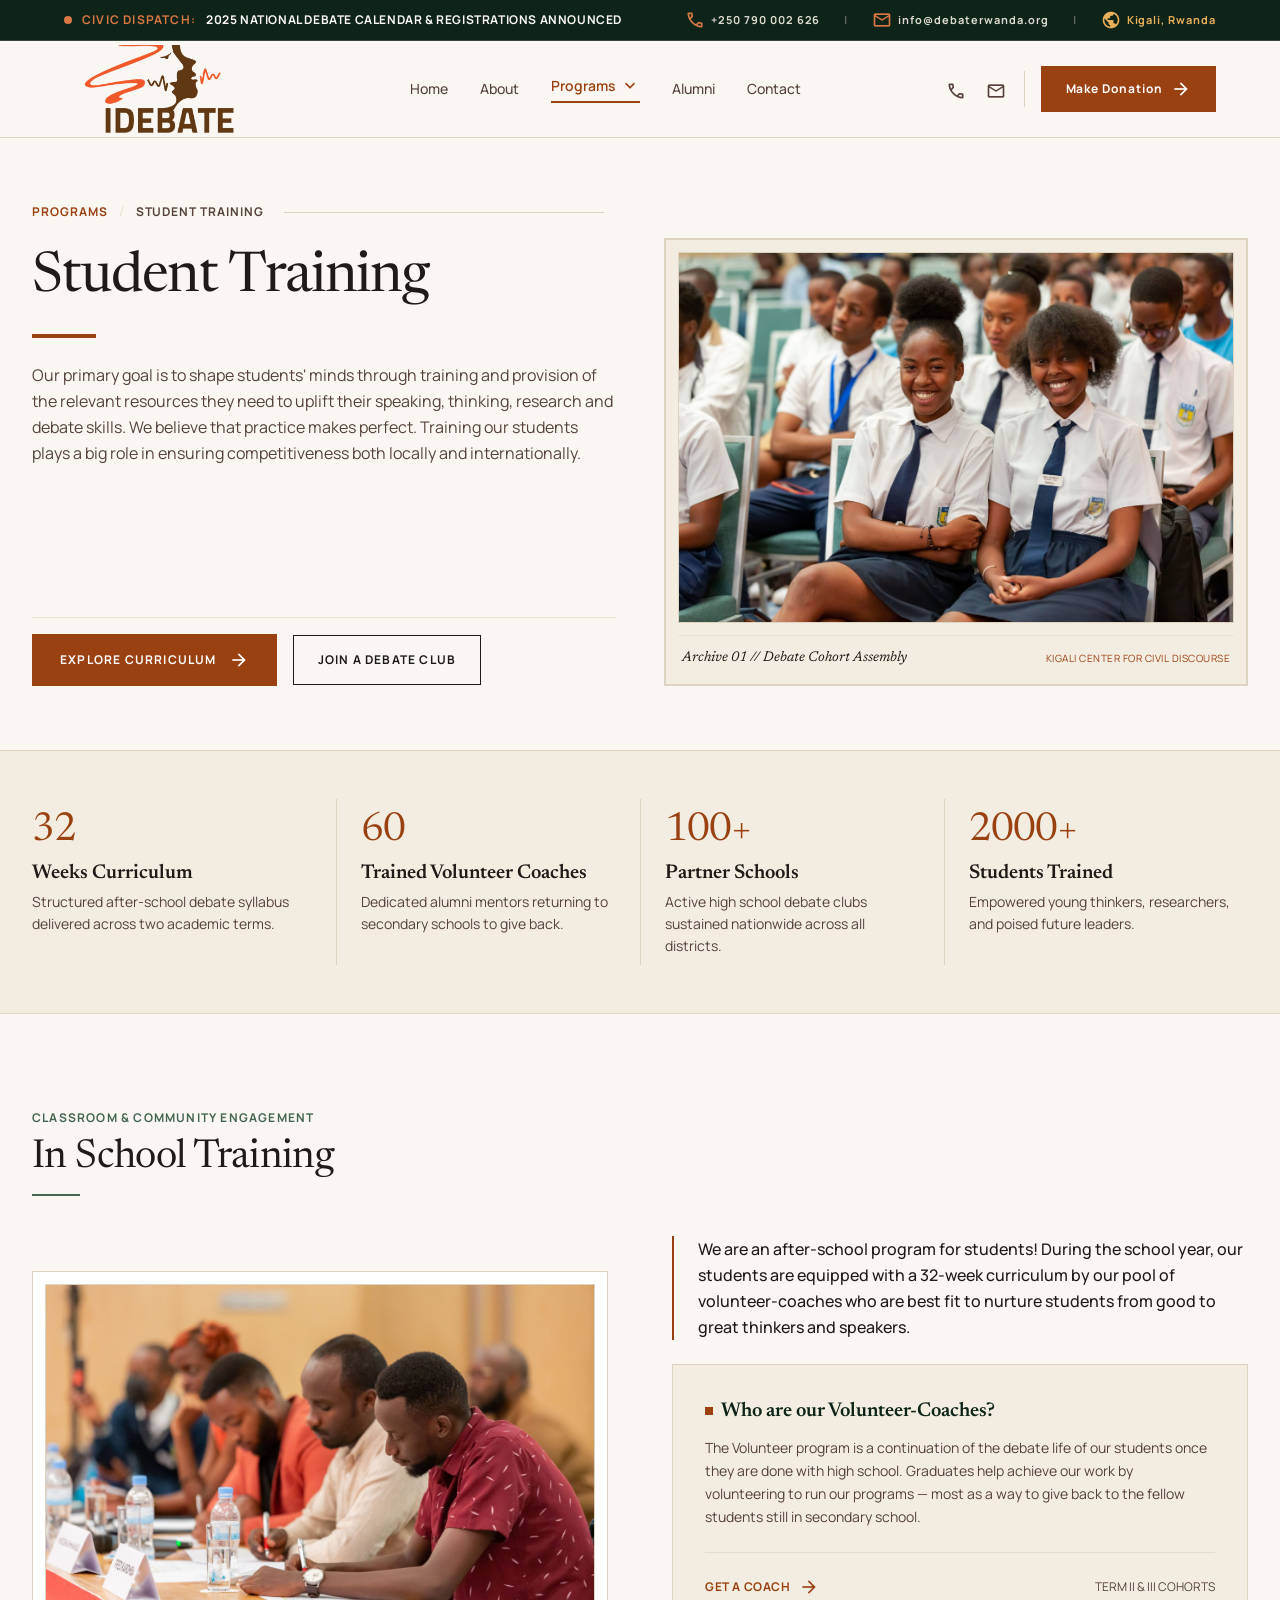
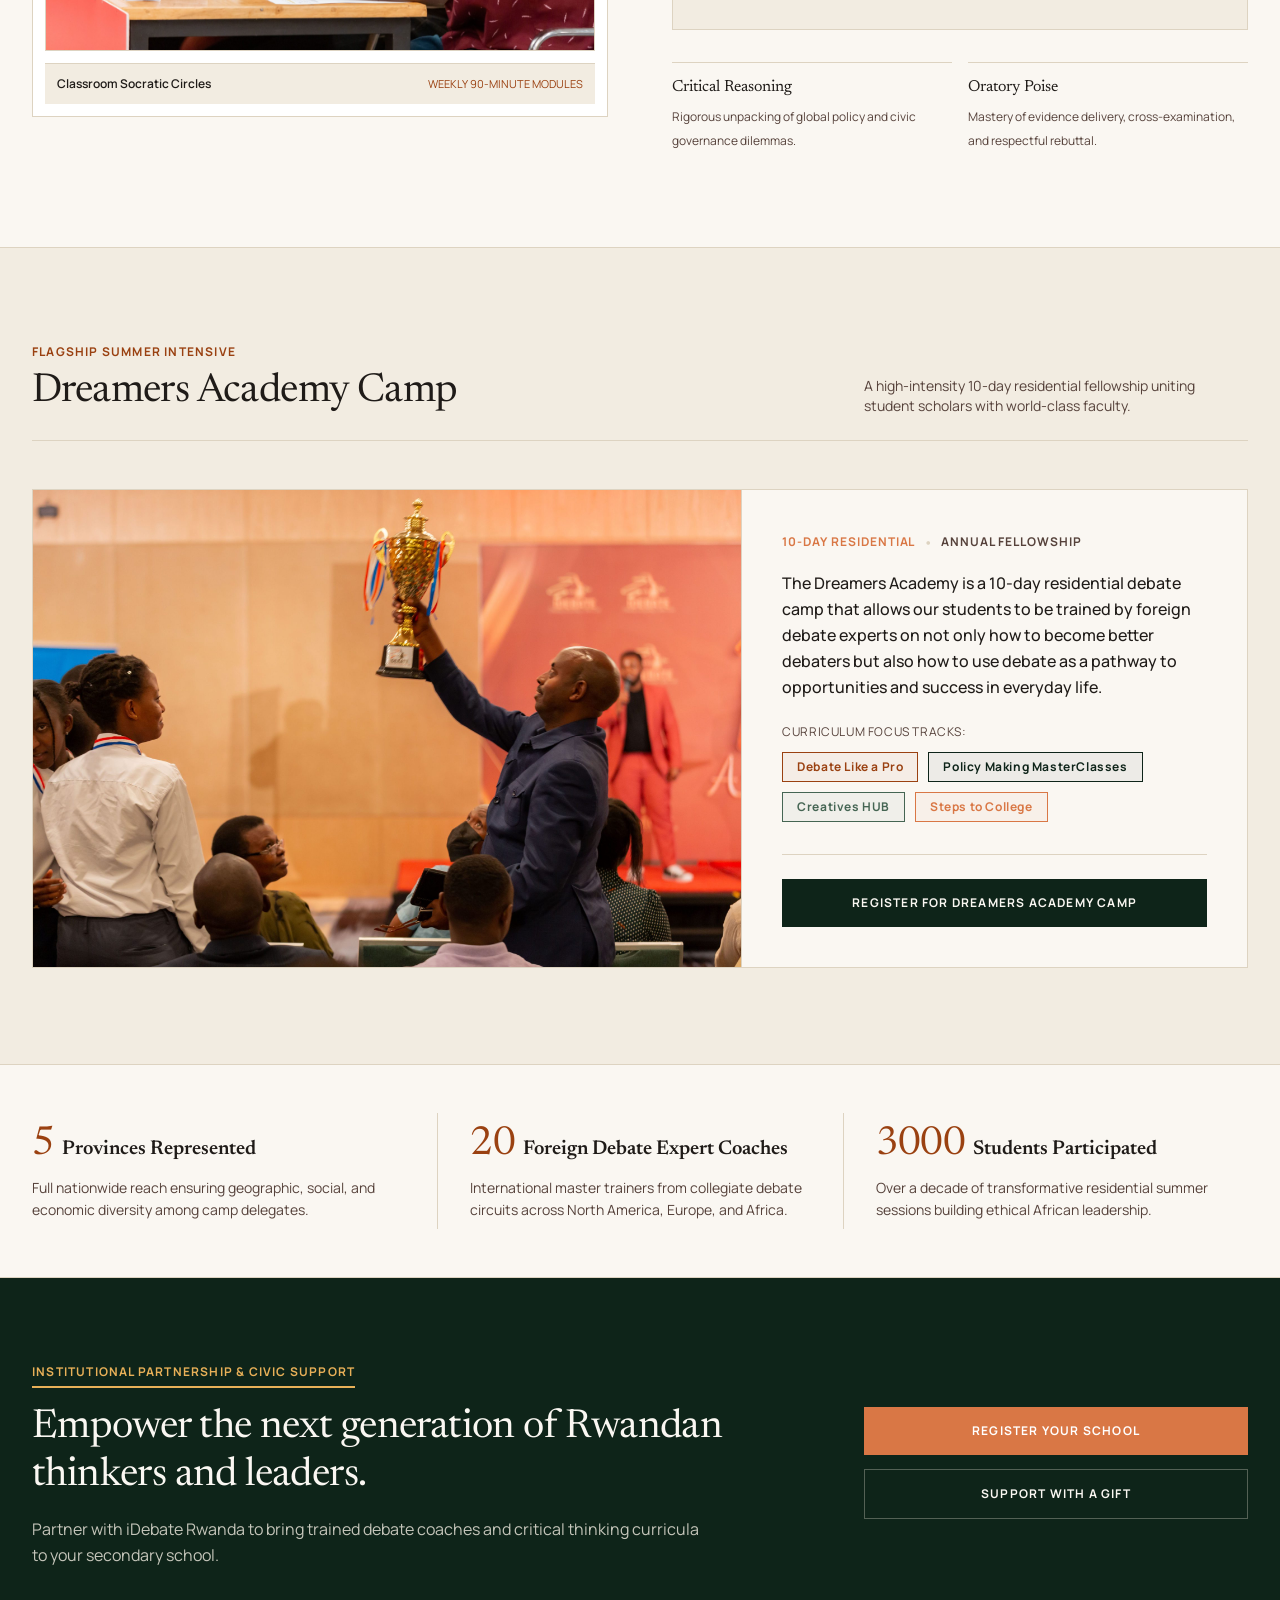
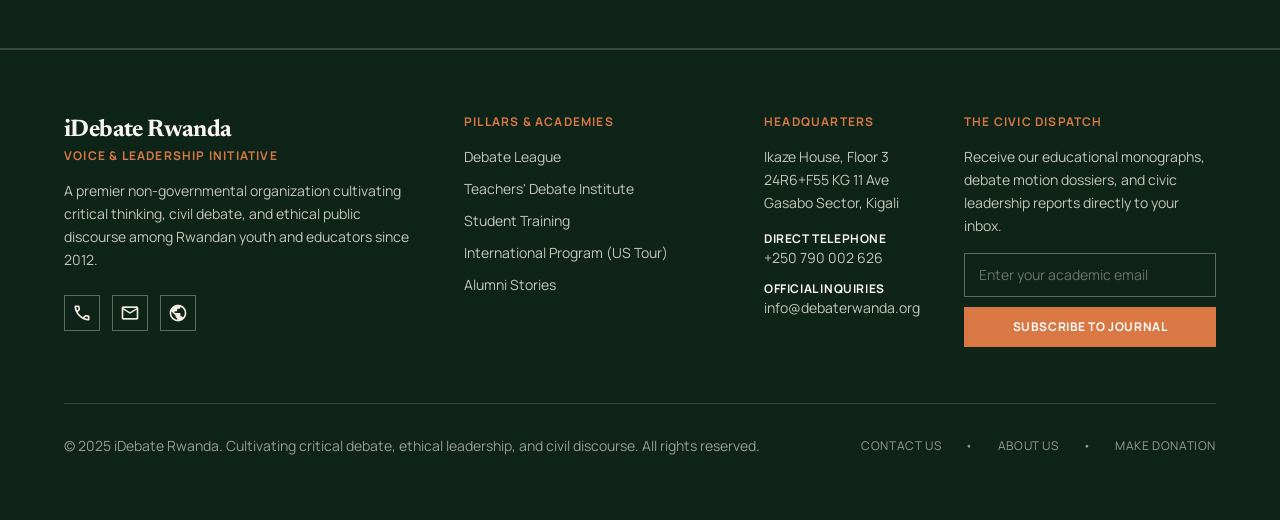
<file: student-training.html>
﻿<!DOCTYPE html>

<html lang="en"><head>
<meta charset="utf-8"/>
<meta content="width=device-width, initial-scale=1.0" name="viewport"/>
<title>Student Training — iDebate Rwanda</title>
<!-- Google Fonts & Material Symbols -->
<link href="https://fonts.googleapis.com" rel="preconnect"/>
<link crossorigin="" href="https://fonts.gstatic.com" rel="preconnect"/>
<link href="https://fonts.googleapis.com/css2?family=Manrope:wght@400;500;600;700&amp;family=Newsreader:ital,opsz,wght@0,6..72,400;0,6..72,500;0,6..72,600;1,6..72,400&amp;display=swap" rel="stylesheet"/>
<link href="https://fonts.googleapis.com/css2?family=Material+Symbols+Outlined:wght,FILL@100..700,0..1&amp;display=swap" rel="stylesheet"/>
<!-- Tailwind CSS -->
<link rel="stylesheet" href="css/tailwind.css"/>
<link rel="stylesheet" href="css/site.css"/>
</head>
<body class="bg-paper-canvas text-on-surface antialiased font-body-md selection:bg-terracotta-sun selection:text-white">
<!-- 1. TOP DISPATCH BAR -->
<aside aria-label="Civic Dispatch Announcement" class="w-full bg-forest-deep text-paper-canvas border-b border-border-hairline/20 px-6 lg:px-16 py-2.5 select-none">
  <div class="max-w-7xl mx-auto flex flex-col sm:flex-row items-center justify-between gap-2.5 text-label-caps font-label-caps">
    <div class="flex items-center gap-2.5">
      <span class="w-2 h-2 rounded-full bg-terracotta-sun animate-pulse shrink-0"></span>
      <span class="dispatch-label tracking-widest uppercase font-bold text-terracotta-sun">CIVIC DISPATCH:</span>
      <span class="tracking-wider text-paper-canvas">2025 NATIONAL DEBATE CALENDAR &amp; REGISTRATIONS ANNOUNCED</span>
    </div>
    <div class="flex items-center gap-4 lg:gap-6 text-paper-surface/90 text-[11px]">
      <a class="flex items-center gap-1.5 hover:text-terracotta-sun transition-colors" href="tel:+250790002626">
        <span class="material-symbols-outlined text-[15px] text-terracotta-sun">call</span>
        <span>+250 790 002 626</span>
      </a>
      <span class="text-border-hairline/40">|</span>
      <a class="flex items-center gap-1.5 hover:text-terracotta-sun transition-colors" href="mailto:info@debaterwanda.org">
        <span class="material-symbols-outlined text-[15px] text-terracotta-sun">mail</span>
        <span>info@debaterwanda.org</span>
      </a>
      <span class="text-border-hairline/40 hidden md:inline">|</span>
      <div class="hidden md:flex items-center gap-1.5 text-ochre-sand">
        <span class="material-symbols-outlined text-[15px]">public</span>
        <span>Kigali, Rwanda</span>
      </div>
    </div>
  </div>
</aside>

<!-- 2. UNIFIED EDITORIAL HEADER & NAVIGATION -->
<header class="w-full border-b border-border-hairline bg-paper-canvas dark:bg-forest-deep sticky top-0 z-50">
  <div class="max-w-7xl mx-auto px-6 lg:px-16 h-20 lg:h-24 flex items-center justify-between">
    <!-- Brand Identity Anchor -->
    <a class="flex items-center group text-decoration-none" href="index.html">
      <img class="site-logo shrink-0" src="assets/images/idebate logo.png" width="1500" height="1500" alt="iDebate Rwanda logo" />
    </a>

    <!-- Desktop Navigation Cluster -->
    <nav class="hidden md:flex items-center gap-8 text-body-md font-body-md font-semibold" aria-label="Main Navigation">
      <a class="text-on-surface-variant dark:text-paper-surface font-medium hover:text-primary dark:hover:text-terracotta-sun transition-colors duration-150 py-1" href="index.html">Home</a>
      <a class="text-on-surface-variant dark:text-paper-surface font-medium hover:text-primary dark:hover:text-terracotta-sun transition-colors duration-150 py-1" href="about.html">About</a>

      <!-- Programs Dropdown Menu -->
      <div class="relative group py-2">
        <button type="button" class="text-primary dark:text-terracotta-sun border-b-2 border-primary dark:border-terracotta-sun font-semibold pb-1 flex items-center gap-1 cursor-pointer focus:outline-none bg-transparent border-0 p-0">
          <span>Programs</span>
          <span class="material-symbols-outlined text-[18px] group-hover:rotate-180 transition-transform duration-200">expand_more</span>
        </button>
        <div class="absolute top-full left-0 w-64 pt-2 hidden group-hover:block transition-all duration-150 z-50">
          <div class="bg-paper-surface border border-border-hairline shadow-md p-2 space-y-1">
            <a class="block px-3 py-2 text-body-md font-body-md text-on-surface hover:bg-surface-container-low hover:text-primary transition-colors" href="student-training.html">
              Student Training
            </a>
            <a class="block px-3 py-2 text-body-md font-body-md text-on-surface hover:bg-surface-container-low hover:text-primary transition-colors" href="debate-league.html">
              Debate League
            </a>
            <a class="block px-3 py-2 text-body-md font-body-md text-on-surface hover:bg-surface-container-low hover:text-primary transition-colors" href="teachers-debate-institute.html">
              Teachers' Debate Institute
            </a>
            <a class="block px-3 py-2 text-body-md font-body-md text-on-surface hover:bg-surface-container-low hover:text-primary transition-colors" href="international-program.html">
              International Program (US Tour)
            </a>
            <a class="block px-3 py-2 text-body-md font-body-md text-on-surface hover:bg-surface-container-low hover:text-primary transition-colors" href="index.html#pillars">
              All Pillars Overview
            </a>
          </div>
        </div>
      </div>

      <a class="text-on-surface-variant dark:text-paper-surface font-medium hover:text-primary dark:hover:text-terracotta-sun transition-colors duration-150 py-1" href="about.html#alumni">Alumni</a>
      <a class="text-on-surface-variant dark:text-paper-surface font-medium hover:text-primary dark:hover:text-terracotta-sun transition-colors duration-150 py-1" href="contact.html">Contact</a>
    </nav>

    <!-- Trailing Action: Quick Contact & Make Donation CTA -->
    <div class="flex items-center gap-3 lg:gap-4">
      <div class="hidden xl:flex items-center gap-2 pr-3 border-r border-border-hairline text-on-surface-variant">
        <a class="p-1.5 hover:text-primary transition-colors" href="tel:+250790002626" title="Telephone Secretariat">
          <span class="material-symbols-outlined text-[20px]">call</span>
        </a>
        <a class="p-1.5 hover:text-primary transition-colors" href="mailto:info@debaterwanda.org" title="Email Inquiries">
          <span class="material-symbols-outlined text-[20px]">mail</span>
        </a>
      </div>
      <a class="bg-primary hover:bg-terracotta-sun text-white font-label-caps text-label-caps px-5 lg:px-6 py-3 border border-primary transition-all duration-150 active:scale-[0.99] flex items-center gap-2" href="https://www.every.org/idebate-rwanda-rw" rel="noopener noreferrer" target="_blank">
        <span>Make Donation</span>
        <span class="material-symbols-outlined text-[16px]">arrow_forward</span>
      </a>
      
      <!-- Mobile Menu Hamburger Button -->
      <button type="button" id="mobile-menu-toggle" aria-label="Toggle mobile menu" aria-controls="mobile-nav-drawer" aria-expanded="false" class="md:hidden p-2 text-on-surface hover:text-primary focus:outline-none bg-transparent border-0 cursor-pointer">
        <span class="material-symbols-outlined text-[28px]">menu</span>
      </button>
    </div>
  </div>

  <!-- Mobile Drawer Menu -->
  <div id="mobile-nav-drawer" class="hidden md:hidden border-t border-border-hairline bg-paper-surface px-6 py-5 space-y-4">
    <div class="flex flex-col space-y-3 font-semibold text-body-md">
      <a class="text-on-surface hover:text-primary py-1" href="index.html">Home</a>
      <a class="text-on-surface hover:text-primary py-1" href="about.html">About Us</a>
      <div class="border-l-2 border-primary pl-3 py-1 space-y-2">
        <span class="font-label-caps text-xs text-primary uppercase font-bold tracking-wider block">Programs</span>
        <a class="block text-sm text-on-surface-variant hover:text-primary py-0.5" href="student-training.html">Student Training</a>
        <a class="block text-sm text-on-surface-variant hover:text-primary py-0.5" href="debate-league.html">Debate League</a>
        <a class="block text-sm text-on-surface-variant hover:text-primary py-0.5" href="teachers-debate-institute.html">Teachers' Debate Institute</a>
        <a class="block text-sm text-on-surface-variant hover:text-primary py-0.5" href="international-program.html">International Program (US Tour)</a>
      </div>
      <a class="text-on-surface hover:text-primary py-1" href="about.html#alumni">Alumni Impact</a>
      <a class="text-on-surface hover:text-primary py-1" href="contact.html">Contact</a>
    </div>
  </div>
</header>

<section class="border-b border-border-hairline bg-paper-canvas">
<div class="max-w-[1320px] mx-auto px-4 sm:px-8 py-12 lg:py-16">
<!-- Eyebrow & Pedagogical Marker -->
<div class="flex items-center gap-3 mb-4">
<span class="text-label-caps font-label-caps text-primary uppercase">Programs</span>
<span class="text-border-hairline font-serif text-sm">/</span>
<span class="text-label-caps font-label-caps text-on-surface-variant uppercase">Student Training</span>
<div class="h-px bg-border-hairline flex-1 max-w-xs ml-2 hidden sm:block"></div>
</div>
<div class="grid grid-cols-1 lg:grid-cols-12 gap-8 lg:gap-12 items-start">
<!-- Left: Editorial Typography Block -->
<div class="lg:col-span-6 flex flex-col justify-between h-full pt-2">
<div>
<h1 class="text-display-hero-mobile md:text-display-hero font-display-hero text-on-surface mb-6 tracking-tight">
              Student Training
            </h1>
<div class="w-16 h-1 bg-primary mb-6"></div>
<p class="text-body-lg font-body-lg text-on-surface-variant leading-relaxed mb-8">
              Our primary goal is to shape students' minds through training and provision of the relevant resources they need to uplift their speaking, thinking, research and debate skills. We believe that practice makes perfect. Training our students plays a big role in ensuring competitiveness both locally and internationally.
            </p>
</div>
<div class="flex flex-wrap items-center gap-4 pt-4 border-t border-border-hairline/60">
<a class="inline-flex items-center gap-3 bg-primary hover:bg-terracotta-sun text-white font-label-caps text-label-caps px-7 py-4 transition-colors duration-150 uppercase tracking-widest" href="#in-school">
<span>Explore Curriculum</span>
<span class="material-symbols-outlined text-[16px]" data-icon="arrow_forward">arrow_forward</span>
</a>
<a class="inline-flex items-center gap-2 border border-on-surface hover:bg-on-surface hover:text-paper-canvas text-on-surface font-label-caps text-label-caps px-6 py-4 transition-colors duration-150 uppercase tracking-widest" href="#register">
<span>Join a Debate Club</span>
</a>
</div>
</div>
<!-- Right: Archival Editorial Photo Frame -->
<div class="lg:col-span-6">
<div class="relative border-2 border-border-hairline bg-paper-surface p-3">
<div class="overflow-hidden border border-border-hairline bg-forest-deep">
<img alt="iDebate Rwanda students smiling and engaged at a national debate event in Kigali" class="w-full h-auto object-cover hover:scale-[1.02] transition-all duration-300" decoding="async" src="assets/images/YVN_7597-scaled.jpg"/>
</div>
<!-- Archival Caption -->
<div class="pt-3 pb-1 px-1 flex flex-col sm:flex-row justify-between items-start sm:items-center gap-2 text-xs text-on-surface-variant border-t border-border-hairline/40 mt-3 font-body-md">
<span class="italic font-headline-sm text-sm text-on-surface">Archive 01 // Debate Cohort Assembly</span>
<span class="font-label-caps text-[10px] uppercase text-primary tracking-wider">Kigali Center for Civil Discourse</span>
</div>
</div>
</div>
</div>
</div>
</section>
<!-- STATS STRIP #1 (4-Column Typographic Monument on Warm Parchment) -->
<section class="border-b border-border-hairline bg-paper-surface">
<div class="max-w-[1320px] mx-auto px-4 sm:px-8 py-12">
<div class="grid grid-cols-1 sm:grid-cols-2 lg:grid-cols-4 divide-y sm:divide-y-0 sm:divide-x divide-border-hairline">
<!-- Stat Item 1 -->
<div class="py-6 sm:py-2 sm:px-6 first:pl-0">
<div class="text-headline-xl font-headline-xl text-primary mb-1 tracking-tight">32</div>
<div class="text-headline-sm font-headline-sm text-on-surface mb-1">Weeks Curriculum</div>
<p class="text-body-md font-body-md text-on-surface-variant">Structured after-school debate syllabus delivered across two academic terms.</p>
</div>
<!-- Stat Item 2 -->
<div class="py-6 sm:py-2 sm:px-6">
<div class="text-headline-xl font-headline-xl text-primary mb-1 tracking-tight">60</div>
<div class="text-headline-sm font-headline-sm text-on-surface mb-1">Trained Volunteer Coaches</div>
<p class="text-body-md font-body-md text-on-surface-variant">Dedicated alumni mentors returning to secondary schools to give back.</p>
</div>
<!-- Stat Item 3 -->
<div class="py-6 sm:py-2 sm:px-6">
<div class="text-headline-xl font-headline-xl text-primary mb-1 tracking-tight">100+</div>
<div class="text-headline-sm font-headline-sm text-on-surface mb-1">Partner Schools</div>
<p class="text-body-md font-body-md text-on-surface-variant">Active high school debate clubs sustained nationwide across all districts.</p>
</div>
<!-- Stat Item 4 -->
<div class="py-6 sm:py-2 sm:px-6 last:pr-0">
<div class="text-headline-xl font-headline-xl text-primary mb-1 tracking-tight">2000+</div>
<div class="text-headline-sm font-headline-sm text-on-surface mb-1">Students Trained</div>
<p class="text-body-md font-body-md text-on-surface-variant">Empowered young thinkers, researchers, and poised future leaders.</p>
</div>
</div>
</div>
</section>
<!-- ACTIVITIES SECTION (In-School Training) -->
<section class="border-b border-border-hairline bg-paper-canvas py-16 lg:py-24" id="in-school">
<div class="max-w-[1320px] mx-auto px-4 sm:px-8">
<!-- Section Eyebrow -->
<div class="mb-10">
<span class="text-label-caps font-label-caps text-secondary uppercase tracking-widest block mb-2">Classroom &amp; Community Engagement</span>
<h2 class="text-headline-xl-mobile md:text-headline-xl font-headline-xl text-on-surface">In School Training</h2>
<div class="w-12 h-0.5 bg-secondary mt-3"></div>
</div>
<!-- Side-by-Side Architectural Split -->
<div class="grid grid-cols-1 lg:grid-cols-12 gap-10 lg:gap-16 items-center">
<!-- Left Column: Photojournalistic Media Block -->
<div class="lg:col-span-6 order-2 lg:order-1">
<div class="border border-border-hairline bg-white p-3 shadow-none">
<div class="relative overflow-hidden border border-border-hairline bg-surface-container">
<img alt="Teachers and educators collaborating during an iDebate Rwanda workshop session" class="w-full h-auto object-cover hover:scale-[1.02] transition-all duration-300" decoding="async" loading="lazy" src="assets/images/YVN_7609-scaled.jpg"/>
</div>
<div class="p-3 bg-paper-surface border-t border-border-hairline mt-3 flex items-center justify-between text-xs text-on-surface-variant font-body-md">
<span class="font-semibold text-on-surface">Classroom Socratic Circles</span>
<span class="text-primary font-label-caps uppercase text-[11px]">Weekly 90-Minute Modules</span>
</div>
</div>
</div>
<!-- Right Column: Rich Editorial Narrative -->
<div class="lg:col-span-6 order-1 lg:order-2 space-y-6">
<div class="border-l-2 border-primary pl-6 space-y-4">
<p class="text-body-lg font-body-lg text-on-surface leading-relaxed font-medium">
              We are an after-school program for students! During the school year, our students are equipped with a 32-week curriculum by our pool of volunteer-coaches who are best fit to nurture students from good to great thinkers and speakers.
            </p>
</div>
<div class="bg-paper-surface p-6 sm:p-8 border border-border-hairline">
<h3 class="text-headline-sm font-headline-sm text-forest-deep mb-3 flex items-center gap-2">
<span class="w-2 h-2 bg-primary"></span>
              Who are our Volunteer-Coaches?
            </h3>
<p class="text-body-md font-body-md text-on-surface-variant leading-relaxed">
              The Volunteer program is a continuation of the debate life of our students once they are done with high school. Graduates help achieve our work by volunteering to run our programs — most as a way to give back to the fellow students still in secondary school.
            </p>
<div class="mt-6 pt-6 border-t border-border-hairline/60 flex items-center justify-between">
<a class="inline-flex items-center gap-2 text-primary hover:text-terracotta-sun font-label-caps text-label-caps tracking-wider uppercase group" href="#register">
<span>Get a Coach</span>
<span class="material-symbols-outlined text-[16px] group-hover:translate-x-1 transition-transform" data-icon="arrow_forward">arrow_forward</span>
</a>
<span class="text-xs text-on-surface-variant font-label-caps uppercase">Term II &amp; III Cohorts</span>
</div>
</div>
<!-- Bullet Points in Minimalist Editorial Rows -->
<div class="grid grid-cols-2 gap-4 pt-2">
<div class="border-t border-border-hairline pt-3">
<span class="font-headline-sm text-base text-on-surface block mb-1">Critical Reasoning</span>
<span class="text-xs text-on-surface-variant font-body-md">Rigorous unpacking of global policy and civic governance dilemmas.</span>
</div>
<div class="border-t border-border-hairline pt-3">
<span class="font-headline-sm text-base text-on-surface block mb-1">Oratory Poise</span>
<span class="text-xs text-on-surface-variant font-body-md">Mastery of evidence delivery, cross-examination, and respectful rebuttal.</span>
</div>
</div>
</div>
</div>
</div>
</section>
<!-- DREAMERS ACADEMY CAMP FEATURE (Flagship Summer Intensive) -->
<section class="border-b border-border-hairline bg-paper-surface py-16 lg:py-24">
<div class="max-w-[1320px] mx-auto px-4 sm:px-8">
<!-- Section Header -->
<div class="flex flex-col md:flex-row md:items-end justify-between mb-12 pb-6 border-b border-border-hairline">
<div>
<span class="text-label-caps font-label-caps text-primary uppercase tracking-widest block mb-2">Flagship Summer Intensive</span>
<h2 class="text-headline-xl-mobile md:text-headline-xl font-headline-xl text-on-surface">Dreamers Academy Camp</h2>
</div>
<div class="mt-4 md:mt-0 text-sm text-on-surface-variant font-body-md max-w-sm">
          A high-intensity 10-day residential fellowship uniting student scholars with world-class faculty.
        </div>
</div>
<!-- Main Feature Card -->
<div class="grid grid-cols-1 lg:grid-cols-12 border border-border-hairline bg-paper-canvas overflow-hidden">
<!-- Left: Image Feature -->
<div class="lg:col-span-7 bg-forest-deep">
<img alt="iDebate Rwanda Dreamers Academy debate fellowship — champion holding trophy at the national championship" class="w-full h-full object-cover object-center min-h-[360px]" decoding="async" loading="lazy" src="assets/images/YVN_8473-scaled.jpg"/>
</div>
<!-- Right: Editorial Narrative & Course Badges -->
<div class="lg:col-span-5 p-6 sm:p-10 flex flex-col justify-between border-t lg:border-t-0 lg:border-l border-border-hairline bg-paper-canvas">
<div>
<div class="flex items-center gap-2 mb-4">
<span class="text-label-caps font-label-caps text-terracotta-sun uppercase">10-Day Residential</span>
<span class="text-border-hairline">•</span>
<span class="text-label-caps font-label-caps text-on-surface-variant uppercase">Annual Fellowship</span>
</div>
<p class="text-body-lg font-body-lg text-on-surface leading-relaxed mb-6 font-medium">
              The Dreamers Academy is a 10-day residential debate camp that allows our students to be trained by foreign debate experts on not only how to become better debaters but also how to use debate as a pathway to opportunities and success in everyday life.
            </p>
<!-- Course List Badges -->
<div class="mb-8">
<span class="text-xs font-label-caps uppercase text-on-surface-variant tracking-wider block mb-3">Curriculum Focus Tracks:</span>
<div class="flex flex-wrap gap-2.5">
<span class="px-3.5 py-1.5 border border-primary text-primary bg-primary/5 text-label-caps font-label-caps tracking-wider">
                  Debate Like a Pro
                </span>
<span class="px-3.5 py-1.5 border border-forest-deep text-forest-deep bg-forest-deep/5 text-label-caps font-label-caps tracking-wider">
                  Policy Making MasterClasses
                </span>
<span class="px-3.5 py-1.5 border border-secondary text-secondary bg-secondary/5 text-label-caps font-label-caps tracking-wider">
                  Creatives HUB
                </span>
<span class="px-3.5 py-1.5 border border-terracotta-sun text-terracotta-sun bg-terracotta-sun/5 text-label-caps font-label-caps tracking-wider">
                  Steps to College
                </span>
</div>
</div>
</div>
<!-- Bottom Action -->
<div class="pt-6 border-t border-border-hairline">
<a class="w-full block text-center bg-forest-deep hover:bg-primary text-paper-canvas font-label-caps text-label-caps py-4 transition-colors duration-150 uppercase tracking-widest" href="#register">
              Register for Dreamers Academy Camp
            </a>
</div>
</div>
</div>
</div>
</section>
<!-- STATS STRIP #2 (Dreamers Academy Impact Numbers) -->
<section class="border-b border-border-hairline bg-paper-canvas">
<div class="max-w-[1320px] mx-auto px-4 sm:px-8 py-12">
<div class="grid grid-cols-1 md:grid-cols-3 divide-y md:divide-y-0 md:divide-x divide-border-hairline">
<!-- Impact Metric 1 -->
<div class="py-6 md:py-2 md:px-8 first:pl-0">
<div class="flex items-baseline gap-2 mb-2">
<span class="text-headline-xl font-headline-xl text-primary">5</span>
<span class="text-headline-sm font-headline-sm text-on-surface">Provinces Represented</span>
</div>
<p class="text-body-md font-body-md text-on-surface-variant">
            Full nationwide reach ensuring geographic, social, and economic diversity among camp delegates.
          </p>
</div>
<!-- Impact Metric 2 -->
<div class="py-6 md:py-2 md:px-8">
<div class="flex items-baseline gap-2 mb-2">
<span class="text-headline-xl font-headline-xl text-primary">20</span>
<span class="text-headline-sm font-headline-sm text-on-surface">Foreign Debate Expert Coaches</span>
</div>
<p class="text-body-md font-body-md text-on-surface-variant">
            International master trainers from collegiate debate circuits across North America, Europe, and Africa.
          </p>
</div>
<!-- Impact Metric 3 -->
<div class="py-6 md:py-2 md:px-8 last:pr-0">
<div class="flex items-baseline gap-2 mb-2">
<span class="text-headline-xl font-headline-xl text-primary">3000</span>
<span class="text-headline-sm font-headline-sm text-on-surface">Students Participated</span>
</div>
<p class="text-body-md font-body-md text-on-surface-variant">
            Over a decade of transformative residential summer sessions building ethical African leadership.
          </p>
</div>
</div>
</div>
</section>
<!-- CALL TO ACTION BANNER (Dark Forest Green Civic Banner) -->
<section class="bg-forest-deep text-paper-canvas border-b border-border-hairline/20 py-16 lg:py-20" id="register">
<div class="max-w-[1320px] mx-auto px-4 sm:px-8">
<div class="grid grid-cols-1 lg:grid-cols-12 gap-8 items-center">
<!-- Headline & Subtext -->
<div class="lg:col-span-8">
<div class="inline-block border-b-2 border-ochre-sand pb-1 mb-4">
<span class="text-label-caps font-label-caps text-ochre-sand uppercase tracking-widest">
              Institutional Partnership &amp; Civic Support
            </span>
</div>
<h2 class="text-headline-xl-mobile md:text-headline-xl font-headline-xl text-paper-canvas mb-4 tracking-tight">
            Empower the next generation of Rwandan thinkers and leaders.
          </h2>
<p class="text-body-lg font-body-lg text-paper-surface/80 max-w-2xl">
            Partner with iDebate Rwanda to bring trained debate coaches and critical thinking curricula to your secondary school.
          </p>
</div>
<!-- Actions -->
<div class="lg:col-span-4 flex flex-col sm:flex-row lg:flex-col gap-3.5">
<a class="text-center bg-terracotta-sun hover:bg-primary text-white font-label-caps text-label-caps px-8 py-4 transition-colors duration-150 uppercase tracking-widest font-bold" href="mailto:info@debaterwanda.org?subject=Register%20Our%20School%20-%20Student%20Training">
            Register Your School
          </a>
<a class="text-center border border-paper-surface/30 hover:border-paper-surface text-paper-canvas hover:bg-paper-surface/10 font-label-caps text-label-caps px-8 py-4 transition-colors duration-150 uppercase tracking-widest" href="https://www.every.org/idebate-rwanda-rw" rel="noopener noreferrer" target="_blank">
            Support With a Gift
          </a>
</div>
</div>
</div>
</section>
<!-- FOOTER (Editorial Monument Anchor) -->

<!-- MONUMENTAL EDITORIAL FOOTER -->
<footer class="w-full border-t border-border-hairline/20 bg-forest-deep text-paper-canvas px-6 lg:px-16 py-16">
  <div class="max-w-7xl mx-auto">
    <!-- Top 4 Columns Grid -->
    <div class="grid grid-cols-1 md:grid-cols-2 lg:grid-cols-12 gap-10 lg:gap-12 pb-14 border-b border-border-hairline/20">
      <!-- Column 1: Institutional Statement (4 cols) -->
      <div class="lg:col-span-4 space-y-4">
        <a class="flex flex-col group text-decoration-none" href="index.html">
          <span class="text-headline-md font-headline-md font-bold text-paper-canvas tracking-tight">
            iDebate Rwanda
          </span>
          <span class="text-label-caps font-label-caps text-terracotta-sun uppercase tracking-widest text-[10px] mt-0.5">
            Voice &amp; Leadership Initiative
          </span>
        </a>
        <p class="font-body-md text-body-md text-paper-surface/80 leading-relaxed max-w-sm">
          A premier non-governmental organization cultivating critical thinking, civil debate, and ethical public discourse among Rwandan youth and educators since 2012.
        </p>
        <div class="pt-2 flex items-center gap-3">
          <a class="w-9 h-9 border border-border-hairline/40 flex items-center justify-center text-paper-surface hover:text-white hover:border-terracotta-sun hover:bg-terracotta-sun transition-all duration-150" href="tel:+250790002626" title="Call Us">
            <span class="material-symbols-outlined text-[18px]">call</span>
          </a>
          <a class="w-9 h-9 border border-border-hairline/40 flex items-center justify-center text-paper-surface hover:text-white hover:border-terracotta-sun hover:bg-terracotta-sun transition-all duration-150" href="mailto:info@debaterwanda.org" title="Email Secretariat">
            <span class="material-symbols-outlined text-[18px]">mail</span>
          </a>
          <a class="w-9 h-9 border border-border-hairline/40 flex items-center justify-center text-paper-surface hover:text-white hover:border-terracotta-sun hover:bg-terracotta-sun transition-all duration-150" href="contact.html" title="Kigali Office Landmark">
            <span class="material-symbols-outlined text-[18px]">public</span>
          </a>
        </div>
      </div>

      <!-- Column 2: Navigation & Programs (3 cols) -->
      <div class="lg:col-span-3 space-y-4">
        <span class="text-label-caps font-label-caps text-terracotta-sun uppercase tracking-widest block">
          Pillars &amp; Academies
        </span>
        <ul class="space-y-2.5 font-body-md text-body-md text-paper-surface/80">
          <li><a class="hover:text-paper-canvas hover:translate-x-1 transition-all duration-150 inline-block" href="debate-league.html">Debate League</a></li>
          <li><a class="hover:text-paper-canvas hover:translate-x-1 transition-all duration-150 inline-block" href="teachers-debate-institute.html">Teachers' Debate Institute</a></li>
          <li><a class="hover:text-paper-canvas hover:translate-x-1 transition-all duration-150 inline-block" href="student-training.html">Student Training</a></li>
          <li><a class="hover:text-paper-canvas hover:translate-x-1 transition-all duration-150 inline-block" href="international-program.html">International Program (US Tour)</a></li>
          <li><a class="hover:text-paper-canvas hover:translate-x-1 transition-all duration-150 inline-block" href="about.html#alumni">Alumni Stories</a></li>
        </ul>
      </div>

      <!-- Column 3: Headquarters & Contact (2 cols) -->
      <div class="lg:col-span-2 space-y-4">
        <span class="text-label-caps font-label-caps text-terracotta-sun uppercase tracking-widest block">
          Headquarters
        </span>
        <div class="font-body-md text-body-md text-paper-surface/80 space-y-3">
          <p class="leading-relaxed">
            Ikaze House, Floor 3<br/>
            24R6+F55 KG 11 Ave<br/>
            Gasabo Sector, Kigali
          </p>
          <p class="pt-1">
            <strong class="text-paper-canvas block text-xs tracking-wider">DIRECT TELEPHONE</strong>
            <a class="hover:text-terracotta-sun transition-colors" href="tel:+250790002626">+250 790 002 626</a>
          </p>
          <p>
            <strong class="text-paper-canvas block text-xs tracking-wider">OFFICIAL INQUIRIES</strong>
            <a class="hover:text-terracotta-sun transition-colors" href="mailto:info@debaterwanda.org">info@debaterwanda.org</a>
          </p>
        </div>
      </div>

      <!-- Column 4: Newsletter Dispatch (3 cols) -->
      <div class="lg:col-span-3 space-y-4">
        <span class="text-label-caps font-label-caps text-terracotta-sun uppercase tracking-widest block">
          The Civic Dispatch
        </span>
        <p class="font-body-md text-body-md text-paper-surface/80 leading-relaxed">
          Receive our educational monographs, debate motion dossiers, and civic leadership reports directly to your inbox.
        </p>
        <form class="space-y-2.5" onsubmit="event.preventDefault(); alert('Thank you for subscribing to the iDebate Civic Dispatch.');">
          <div class="relative">
            <input class="w-full bg-forest-deep border border-border-hairline/40 text-paper-canvas placeholder-paper-surface/40 px-3.5 py-2.5 text-body-md font-body-md focus:border-terracotta-sun focus:ring-0 focus:outline-none rounded-none" placeholder="Enter your academic email" required="" type="email"/>
          </div>
          <button class="w-full bg-terracotta-sun hover:bg-primary text-white font-label-caps text-label-caps py-3 transition-colors duration-150 uppercase tracking-wider text-center cursor-pointer" type="submit">
            Subscribe to Journal
          </button>
        </form>
      </div>
    </div>

    <!-- Bottom Attribution & Legal -->
    <div class="pt-8 flex flex-col md:flex-row items-center justify-between gap-4 text-body-md font-body-md text-paper-surface/60">
      <p class="text-center md:text-left text-xs sm:text-sm">
        &copy; 2025 iDebate Rwanda. Cultivating critical debate, ethical leadership, and civil discourse. All rights reserved.
      </p>
      <div class="flex items-center gap-6 text-xs uppercase tracking-wider">
        <a class="hover:text-paper-canvas transition-colors" href="contact.html">Contact Us</a>
        <span>•</span>
        <a class="hover:text-paper-canvas transition-colors" href="about.html">About Us</a>
        <span>•</span>
        <a class="hover:text-paper-canvas transition-colors" href="https://www.every.org/idebate-rwanda-rw" target="_blank" rel="noopener noreferrer">Make Donation</a>
      </div>
    </div>
  </div>
</footer>

<script src="js/site.js"></script>

</body>
</html>
</file>
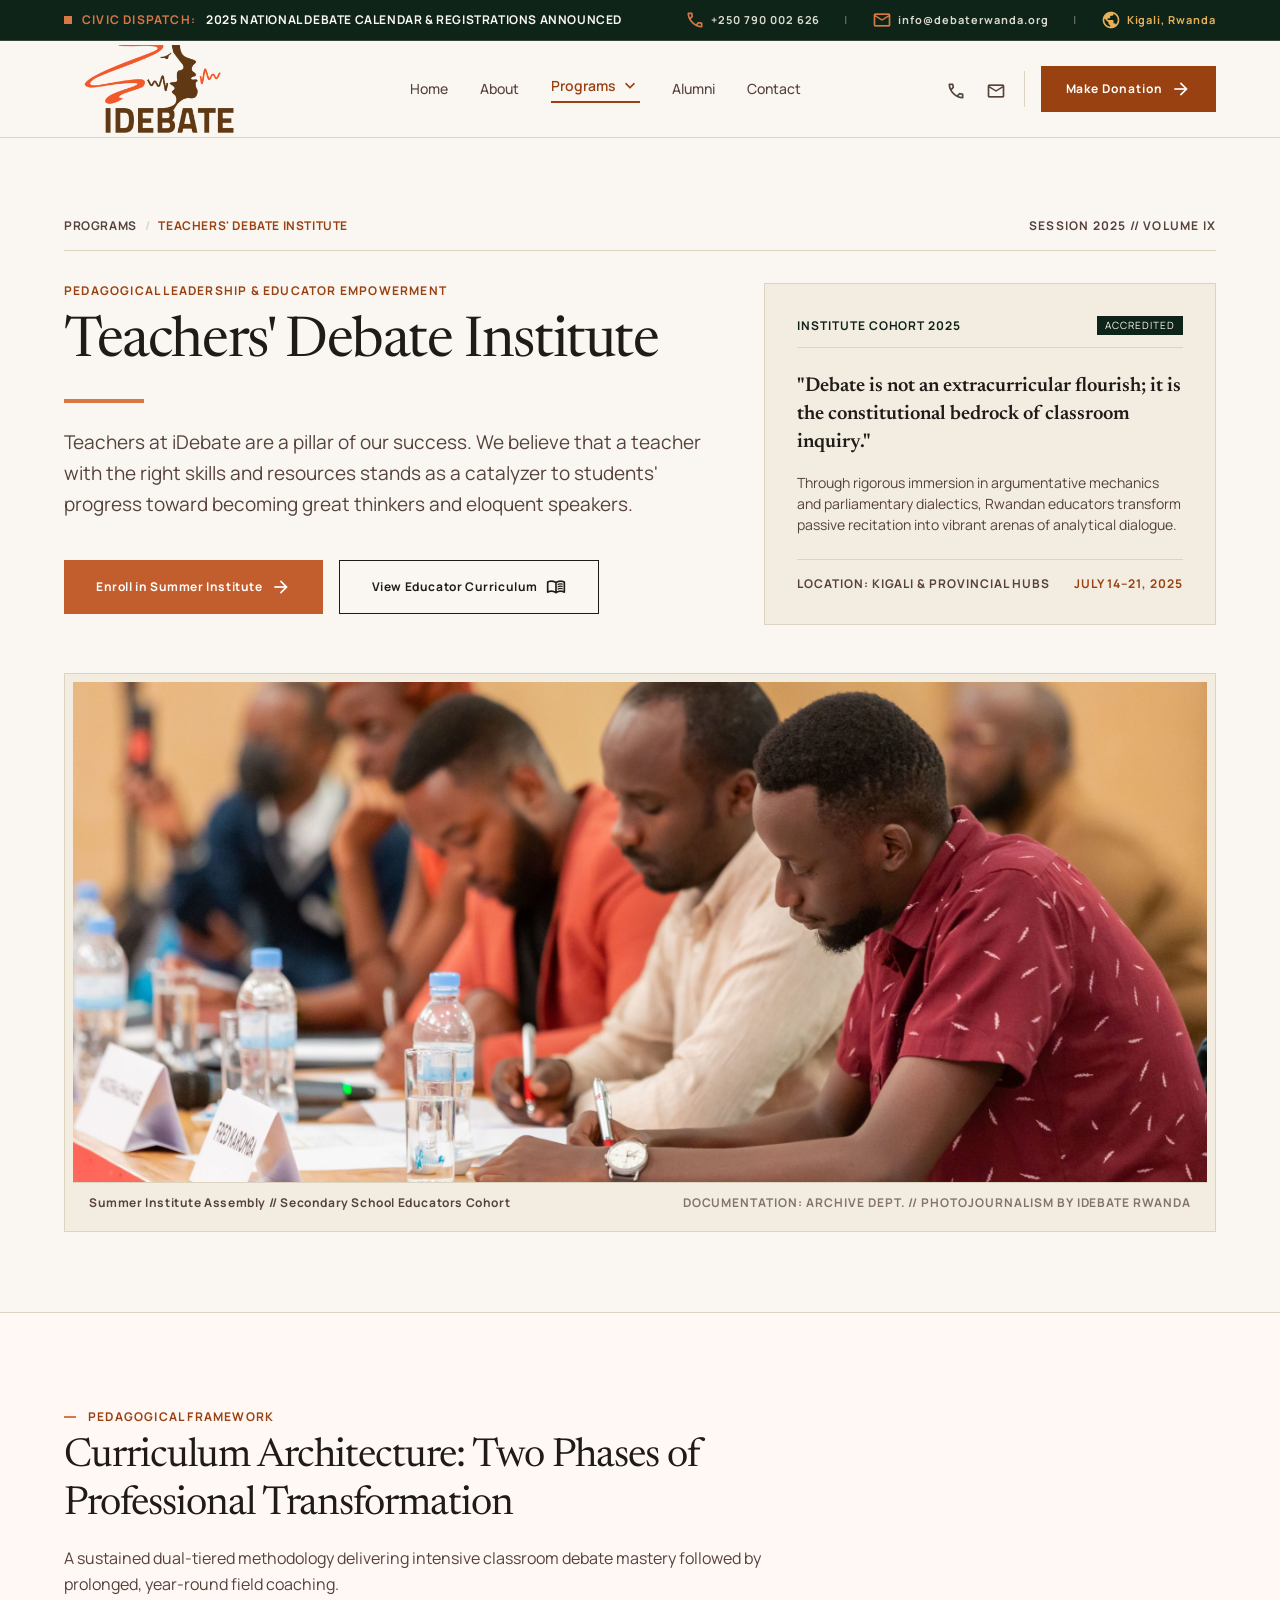
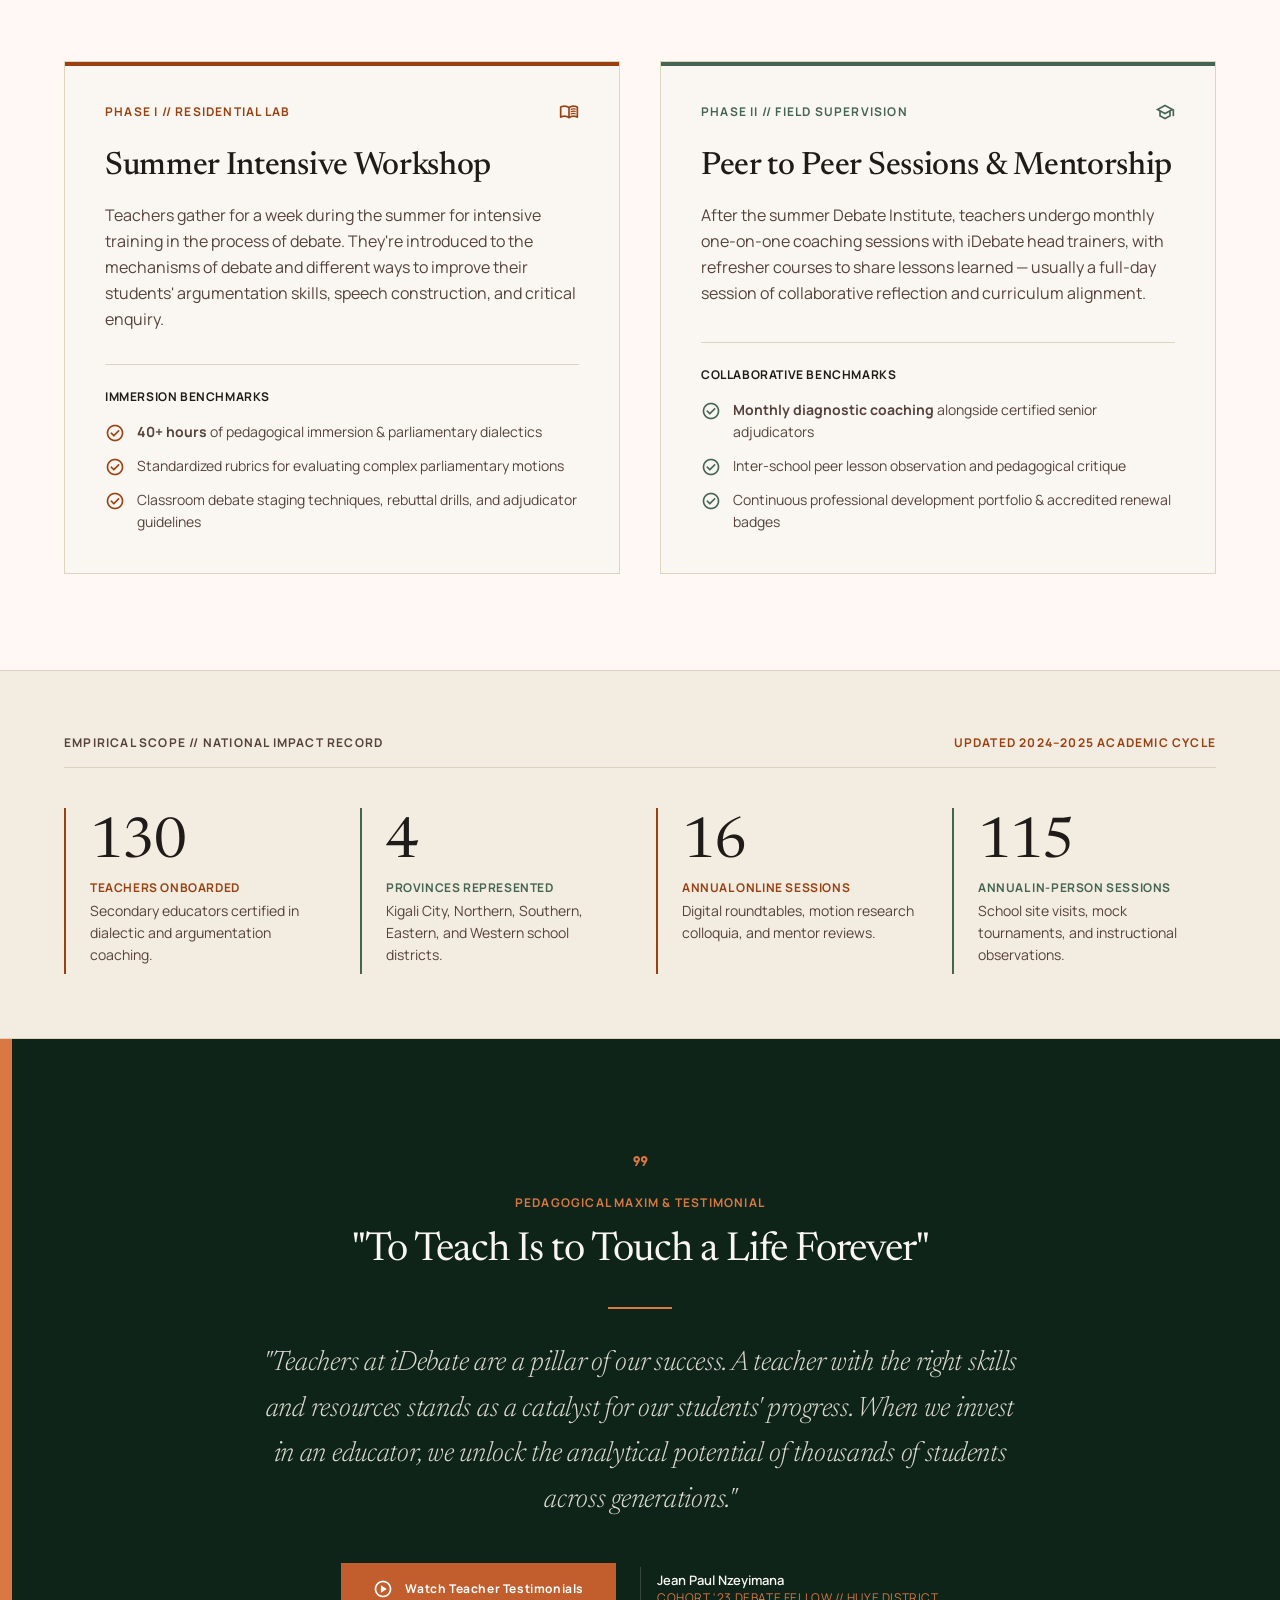
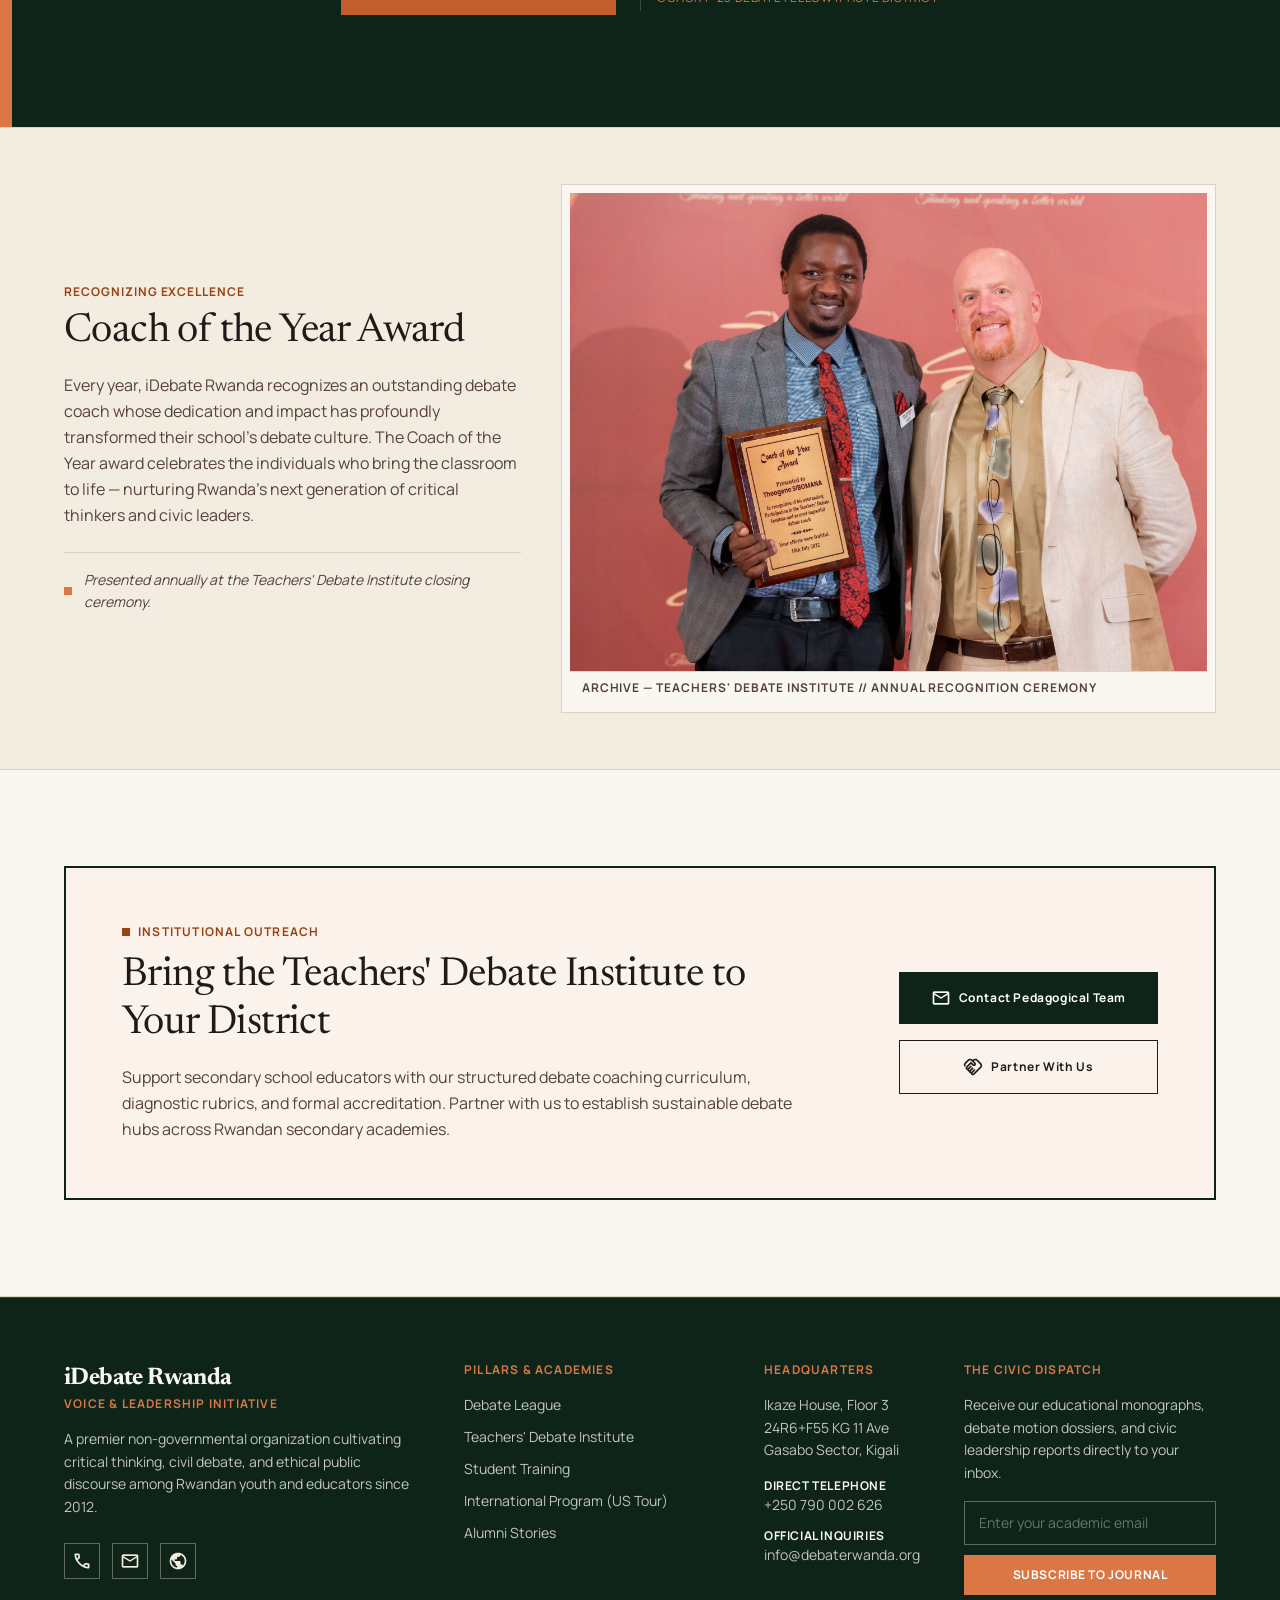
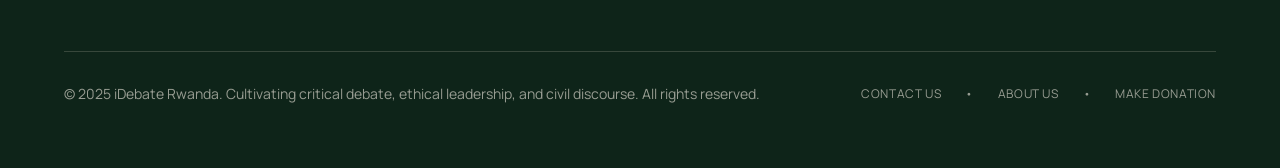
<file: teachers-debate-institute.html>
﻿<!DOCTYPE html>

<html lang="en"><head>
<meta charset="utf-8"/>
<meta content="width=device-width, initial-scale=1.0" name="viewport"/>
<title>Teachers' Debate Institute — iDebate Rwanda</title>
<!-- Google Fonts & Material Symbols -->
<link href="https://fonts.googleapis.com" rel="preconnect"/>
<link crossorigin="" href="https://fonts.gstatic.com" rel="preconnect"/>
<link href="https://fonts.googleapis.com/css2?family=Manrope:wght@400;500;600;700;800&amp;family=Newsreader:ital,opsz,wght@0,6..72,400;0,6..72,500;0,6..72,600;0,6..72,700;1,6..72,400&amp;display=swap" rel="stylesheet"/>
<link href="https://fonts.googleapis.com/css2?family=Material+Symbols+Outlined:wght,FILL@100..700,0..1&amp;display=swap" rel="stylesheet"/>
<!-- Tailwind CSS with custom config -->
<link rel="stylesheet" href="css/tailwind.css"/>
<link rel="stylesheet" href="css/site.css"/>
</head>
<body class="editorial-sharp bg-paper-canvas text-on-surface antialiased selection:bg-terracotta-sun selection:text-white min-h-screen flex flex-col font-body-md">
<!-- 1. TOP DISPATCH BAR -->
<aside aria-label="Civic Dispatch Announcement" class="w-full bg-forest-deep text-paper-canvas border-b border-border-hairline/20 px-6 lg:px-16 py-2.5 select-none">
  <div class="max-w-7xl mx-auto flex flex-col sm:flex-row items-center justify-between gap-2.5 text-label-caps font-label-caps">
    <div class="flex items-center gap-2.5">
      <span class="w-2 h-2 rounded-full bg-terracotta-sun animate-pulse shrink-0"></span>
      <span class="dispatch-label tracking-widest uppercase font-bold text-terracotta-sun">CIVIC DISPATCH:</span>
      <span class="tracking-wider text-paper-canvas">2025 NATIONAL DEBATE CALENDAR &amp; REGISTRATIONS ANNOUNCED</span>
    </div>
    <div class="flex items-center gap-4 lg:gap-6 text-paper-surface/90 text-[11px]">
      <a class="flex items-center gap-1.5 hover:text-terracotta-sun transition-colors" href="tel:+250790002626">
        <span class="material-symbols-outlined text-[15px] text-terracotta-sun">call</span>
        <span>+250 790 002 626</span>
      </a>
      <span class="text-border-hairline/40">|</span>
      <a class="flex items-center gap-1.5 hover:text-terracotta-sun transition-colors" href="mailto:info@debaterwanda.org">
        <span class="material-symbols-outlined text-[15px] text-terracotta-sun">mail</span>
        <span>info@debaterwanda.org</span>
      </a>
      <span class="text-border-hairline/40 hidden md:inline">|</span>
      <div class="hidden md:flex items-center gap-1.5 text-ochre-sand">
        <span class="material-symbols-outlined text-[15px]">public</span>
        <span>Kigali, Rwanda</span>
      </div>
    </div>
  </div>
</aside>

<!-- 2. UNIFIED EDITORIAL HEADER & NAVIGATION -->
<header class="w-full border-b border-border-hairline bg-paper-canvas dark:bg-forest-deep sticky top-0 z-50">
  <div class="max-w-7xl mx-auto px-6 lg:px-16 h-20 lg:h-24 flex items-center justify-between">
    <!-- Brand Identity Anchor -->
    <a class="flex items-center group text-decoration-none" href="index.html">
      <img class="site-logo shrink-0" src="assets/images/idebate logo.png" width="1500" height="1500" alt="iDebate Rwanda logo" />
    </a>

    <!-- Desktop Navigation Cluster -->
    <nav class="hidden md:flex items-center gap-8 text-body-md font-body-md font-semibold" aria-label="Main Navigation">
      <a class="text-on-surface-variant dark:text-paper-surface font-medium hover:text-primary dark:hover:text-terracotta-sun transition-colors duration-150 py-1" href="index.html">Home</a>
      <a class="text-on-surface-variant dark:text-paper-surface font-medium hover:text-primary dark:hover:text-terracotta-sun transition-colors duration-150 py-1" href="about.html">About</a>

      <!-- Programs Dropdown Menu -->
      <div class="relative group py-2">
        <button type="button" class="text-primary dark:text-terracotta-sun border-b-2 border-primary dark:border-terracotta-sun font-semibold pb-1 flex items-center gap-1 cursor-pointer focus:outline-none bg-transparent border-0 p-0">
          <span>Programs</span>
          <span class="material-symbols-outlined text-[18px] group-hover:rotate-180 transition-transform duration-200">expand_more</span>
        </button>
        <div class="absolute top-full left-0 w-64 pt-2 hidden group-hover:block transition-all duration-150 z-50">
          <div class="bg-paper-surface border border-border-hairline shadow-md p-2 space-y-1">
            <a class="block px-3 py-2 text-body-md font-body-md text-on-surface hover:bg-surface-container-low hover:text-primary transition-colors" href="student-training.html">
              Student Training
            </a>
            <a class="block px-3 py-2 text-body-md font-body-md text-on-surface hover:bg-surface-container-low hover:text-primary transition-colors" href="debate-league.html">
              Debate League
            </a>
            <a class="block px-3 py-2 text-body-md font-body-md text-on-surface hover:bg-surface-container-low hover:text-primary transition-colors" href="teachers-debate-institute.html">
              Teachers' Debate Institute
            </a>
            <a class="block px-3 py-2 text-body-md font-body-md text-on-surface hover:bg-surface-container-low hover:text-primary transition-colors" href="international-program.html">
              International Program (US Tour)
            </a>
            <a class="block px-3 py-2 text-body-md font-body-md text-on-surface hover:bg-surface-container-low hover:text-primary transition-colors" href="index.html#pillars">
              All Pillars Overview
            </a>
          </div>
        </div>
      </div>

      <a class="text-on-surface-variant dark:text-paper-surface font-medium hover:text-primary dark:hover:text-terracotta-sun transition-colors duration-150 py-1" href="about.html#alumni">Alumni</a>
      <a class="text-on-surface-variant dark:text-paper-surface font-medium hover:text-primary dark:hover:text-terracotta-sun transition-colors duration-150 py-1" href="contact.html">Contact</a>
    </nav>

    <!-- Trailing Action: Quick Contact & Make Donation CTA -->
    <div class="flex items-center gap-3 lg:gap-4">
      <div class="hidden xl:flex items-center gap-2 pr-3 border-r border-border-hairline text-on-surface-variant">
        <a class="p-1.5 hover:text-primary transition-colors" href="tel:+250790002626" title="Telephone Secretariat">
          <span class="material-symbols-outlined text-[20px]">call</span>
        </a>
        <a class="p-1.5 hover:text-primary transition-colors" href="mailto:info@debaterwanda.org" title="Email Inquiries">
          <span class="material-symbols-outlined text-[20px]">mail</span>
        </a>
      </div>
      <a class="bg-primary hover:bg-terracotta-sun text-white font-label-caps text-label-caps px-5 lg:px-6 py-3 border border-primary transition-all duration-150 active:scale-[0.99] flex items-center gap-2" href="https://www.every.org/idebate-rwanda-rw" rel="noopener noreferrer" target="_blank">
        <span>Make Donation</span>
        <span class="material-symbols-outlined text-[16px]">arrow_forward</span>
      </a>
      
      <!-- Mobile Menu Hamburger Button -->
      <button type="button" id="mobile-menu-toggle" aria-label="Toggle mobile menu" aria-controls="mobile-nav-drawer" aria-expanded="false" class="md:hidden p-2 text-on-surface hover:text-primary focus:outline-none bg-transparent border-0 cursor-pointer">
        <span class="material-symbols-outlined text-[28px]">menu</span>
      </button>
    </div>
  </div>

  <!-- Mobile Drawer Menu -->
  <div id="mobile-nav-drawer" class="hidden md:hidden border-t border-border-hairline bg-paper-surface px-6 py-5 space-y-4">
    <div class="flex flex-col space-y-3 font-semibold text-body-md">
      <a class="text-on-surface hover:text-primary py-1" href="index.html">Home</a>
      <a class="text-on-surface hover:text-primary py-1" href="about.html">About Us</a>
      <div class="border-l-2 border-primary pl-3 py-1 space-y-2">
        <span class="font-label-caps text-xs text-primary uppercase font-bold tracking-wider block">Programs</span>
        <a class="block text-sm text-on-surface-variant hover:text-primary py-0.5" href="student-training.html">Student Training</a>
        <a class="block text-sm text-on-surface-variant hover:text-primary py-0.5" href="debate-league.html">Debate League</a>
        <a class="block text-sm text-on-surface-variant hover:text-primary py-0.5" href="teachers-debate-institute.html">Teachers' Debate Institute</a>
        <a class="block text-sm text-on-surface-variant hover:text-primary py-0.5" href="international-program.html">International Program (US Tour)</a>
      </div>
      <a class="text-on-surface hover:text-primary py-1" href="about.html#alumni">Alumni Impact</a>
      <a class="text-on-surface hover:text-primary py-1" href="contact.html">Contact</a>
    </div>
  </div>
</header>

<main class="flex-grow">
<!-- 3. HERO SECTION -->
<section class="border-b border-border-hairline bg-paper-canvas py-12 lg:py-20">
<div class="max-w-[1320px] mx-auto px-6 lg:px-16">
<!-- Breadcrumb & Metadata Header -->
<div class="flex flex-wrap items-center justify-between border-b border-border-hairline pb-4 mb-8 gap-4">
<div class="flex items-center gap-2 text-label-caps font-label-caps text-on-surface-variant tracking-wider text-[11px]">
<span>PROGRAMS</span>
<span class="text-border-hairline">/</span>
<span class="text-primary font-bold">TEACHERS' DEBATE INSTITUTE</span>
</div>
<div class="text-label-caps font-label-caps text-on-surface-variant tracking-widest text-[11px]">
            SESSION 2025 // VOLUME IX
          </div>
</div>
<div class="grid grid-cols-1 lg:grid-cols-12 gap-12 items-start mb-12">
<!-- Left Column: Architectural Editorial Text -->
<div class="lg:col-span-7 flex flex-col justify-between">
<div>
<p class="text-label-caps font-label-caps text-primary tracking-widest mb-3 uppercase">
                PEDAGOGICAL LEADERSHIP &amp; EDUCATOR EMPOWERMENT
              </p>
<h1 class="text-display-hero font-display-hero text-on-surface font-normal tracking-tight mb-6">
                Teachers' Debate Institute
              </h1>
<div class="w-20 h-1 bg-terracotta-sun mb-6"></div>
<p class="text-body-xl font-body-xl text-on-surface-variant leading-relaxed mb-8">
                Teachers at iDebate are a pillar of our success. We believe that a teacher with the right skills and resources stands as a catalyzer to students' progress toward becoming great thinkers and eloquent speakers.
              </p>
</div>
<!-- Action Cluster -->
<div class="flex flex-wrap gap-4 pt-2">
<a class="bg-[#C25E2E] hover:bg-[#D97745] text-white text-label-caps font-label-caps px-8 py-4 tracking-wider font-bold transition-all duration-150 hard-offset-hover inline-flex items-center gap-2" href="#enroll">
<span>Enroll in Summer Institute</span>
<span class="material-symbols-outlined text-sm" data-icon="arrow_forward">arrow_forward</span>
</a>
<a class="border border-on-surface text-on-surface hover:bg-forest-deep hover:text-paper-canvas hover:border-forest-deep text-label-caps font-label-caps px-8 py-4 tracking-wider font-bold transition-all duration-150 inline-flex items-center gap-2" href="#curriculum">
<span>View Educator Curriculum</span>
<span class="material-symbols-outlined text-sm" data-icon="menu_book">menu_book</span>
</a>
</div>
</div>
<!-- Right Column: Framed Editorial Notice & Dispatch Card -->
<div class="lg:col-span-5 bg-paper-surface border border-border-hairline p-8 flex flex-col justify-between self-stretch">
<div>
<div class="flex items-center justify-between border-b border-border-hairline pb-3 mb-6">
<span class="text-label-caps font-label-caps text-forest-deep">INSTITUTE COHORT 2025</span>
<span class="inline-flex items-center px-2 py-0.5 bg-forest-deep text-paper-canvas text-[10px] font-label-caps tracking-widest">
                  ACCREDITED
                </span>
</div>
<p class="font-headline-sm text-headline-sm text-on-surface mb-4">
                "Debate is not an extracurricular flourish; it is the constitutional bedrock of classroom inquiry."
              </p>
<p class="text-body-md font-body-md text-on-surface-variant leading-normal mb-6">
                Through rigorous immersion in argumentative mechanics and parliamentary dialectics, Rwandan educators transform passive recitation into vibrant arenas of analytical dialogue.
              </p>
</div>
<div class="border-t border-border-hairline pt-4 flex items-center justify-between text-label-caps font-label-caps text-on-surface-variant">
<span>LOCATION: KIGALI &amp; PROVINCIAL HUBS</span>
<span class="text-primary font-bold">JULY 14–21, 2025</span>
</div>
</div>
</div>
<!-- Hero Broadsheet Image -->
<div class="border border-border-hairline bg-paper-surface p-2">
<div class="relative overflow-hidden w-full h-[380px] lg:h-[500px]">
<img alt="Teachers and educators writing and collaborating during an iDebate Rwanda Teachers' Debate Institute workshop session" class="w-full h-full object-cover hover:scale-105 transition-all duration-700" decoding="async" src="assets/images/YVN_7609-scaled.jpg"/>
</div>
<div class="flex flex-col sm:flex-row sm:items-center justify-between py-3 px-4 bg-paper-surface border-t border-border-hairline gap-2">
<span class="text-label-caps font-label-caps text-on-surface-variant tracking-wider">
              Summer Institute Assembly // Secondary School Educators Cohort
            </span>
<span class="text-label-caps font-label-caps text-on-surface-variant/70 text-[11px]">
              DOCUMENTATION: ARCHIVE DEPT. // PHOTOJOURNALISM BY IDEBATE RWANDA
            </span>
</div>
</div>
</div>
</section>
<!-- 4. TWO-COLUMN PROGRAM ARCHITECTURE INTRO -->
<section class="border-b border-border-hairline bg-surface-bright py-16 lg:py-24" id="curriculum">
<div class="max-w-[1320px] mx-auto px-6 lg:px-16">
<div class="max-w-3xl mb-16">
<div class="flex items-center gap-3 mb-2">
<span class="w-3 h-0.5 bg-terracotta-sun"></span>
<span class="text-label-caps font-label-caps text-primary tracking-widest uppercase">Pedagogical Framework</span>
</div>
<h2 class="text-headline-xl font-headline-xl text-on-surface tracking-tight mb-4">
            Curriculum Architecture: Two Phases of Professional Transformation
          </h2>
<p class="text-body-lg font-body-lg text-on-surface-variant">
            A sustained dual-tiered methodology delivering intensive classroom debate mastery followed by prolonged, year-round field coaching.
          </p>
</div>
<div class="grid grid-cols-1 lg:grid-cols-2 gap-10">
<!-- Column 1: Summer Intensive Workshop -->
<article class="border border-border-hairline bg-paper-canvas p-8 lg:p-10 flex flex-col justify-between relative group hover:border-primary transition-colors duration-200">
<div class="absolute top-0 left-0 w-full h-1 bg-primary"></div>
<div>
<div class="flex items-center justify-between mb-6">
<span class="text-label-caps font-label-caps text-primary tracking-widest text-xs">PHASE I // RESIDENTIAL LAB</span>
<span class="material-symbols-outlined text-primary text-2xl" data-icon="menu_book">menu_book</span>
</div>
<h3 class="text-headline-lg font-headline-lg text-on-surface mb-4">
                Summer Intensive Workshop
              </h3>
<p class="text-body-lg font-body-lg text-on-surface-variant leading-relaxed mb-8">
                Teachers gather for a week during the summer for intensive training in the process of debate. They're introduced to the mechanisms of debate and different ways to improve their students' argumentation skills, speech construction, and critical enquiry.
              </p>
</div>
<div class="border-t border-border-hairline pt-6">
<h4 class="text-label-caps font-label-caps text-on-surface mb-4 tracking-wider">IMMERSION BENCHMARKS</h4>
<ul class="space-y-3 text-body-md font-body-md text-on-surface-variant">
<li class="flex items-start gap-3">
<span class="material-symbols-outlined text-primary text-lg mt-0.5" data-icon="check_circle">check_circle</span>
<span><strong>40+ hours</strong> of pedagogical immersion &amp; parliamentary dialectics</span>
</li>
<li class="flex items-start gap-3">
<span class="material-symbols-outlined text-primary text-lg mt-0.5" data-icon="check_circle">check_circle</span>
<span>Standardized rubrics for evaluating complex parliamentary motions</span>
</li>
<li class="flex items-start gap-3">
<span class="material-symbols-outlined text-primary text-lg mt-0.5" data-icon="check_circle">check_circle</span>
<span>Classroom debate staging techniques, rebuttal drills, and adjudicator guidelines</span>
</li>
</ul>
</div>
</article>
<!-- Column 2: Peer to Peer Sessions & Mentorship -->
<article class="border border-border-hairline bg-paper-canvas p-8 lg:p-10 flex flex-col justify-between relative group hover:border-secondary transition-colors duration-200">
<div class="absolute top-0 left-0 w-full h-1 bg-secondary"></div>
<div>
<div class="flex items-center justify-between mb-6">
<span class="text-label-caps font-label-caps text-secondary tracking-widest text-xs">PHASE II // FIELD SUPERVISION</span>
<span class="material-symbols-outlined text-secondary text-2xl" data-icon="school">school</span>
</div>
<h3 class="text-headline-lg font-headline-lg text-on-surface mb-4">
                Peer to Peer Sessions &amp; Mentorship
              </h3>
<p class="text-body-lg font-body-lg text-on-surface-variant leading-relaxed mb-8">
                After the summer Debate Institute, teachers undergo monthly one-on-one coaching sessions with iDebate head trainers, with refresher courses to share lessons learned — usually a full-day session of collaborative reflection and curriculum alignment.
              </p>
</div>
<div class="border-t border-border-hairline pt-6">
<h4 class="text-label-caps font-label-caps text-on-surface mb-4 tracking-wider">COLLABORATIVE BENCHMARKS</h4>
<ul class="space-y-3 text-body-md font-body-md text-on-surface-variant">
<li class="flex items-start gap-3">
<span class="material-symbols-outlined text-secondary text-lg mt-0.5" data-icon="check_circle">check_circle</span>
<span><strong>Monthly diagnostic coaching</strong> alongside certified senior adjudicators</span>
</li>
<li class="flex items-start gap-3">
<span class="material-symbols-outlined text-secondary text-lg mt-0.5" data-icon="check_circle">check_circle</span>
<span>Inter-school peer lesson observation and pedagogical critique</span>
</li>
<li class="flex items-start gap-3">
<span class="material-symbols-outlined text-secondary text-lg mt-0.5" data-icon="check_circle">check_circle</span>
<span>Continuous professional development portfolio &amp; accredited renewal badges</span>
</li>
</ul>
</div>
</article>
</div>
</div>
</section>
<!-- 5. STATS STRIP (4-Column Prominent Numbers) -->
<section class="border-b border-border-hairline bg-paper-surface py-16">
<div class="max-w-[1320px] mx-auto px-6 lg:px-16">
<div class="border-b border-border-hairline pb-4 mb-10 flex items-center justify-between">
<span class="text-label-caps font-label-caps text-on-surface-variant tracking-widest">
            EMPIRICAL SCOPE // NATIONAL IMPACT RECORD
          </span>
<span class="text-label-caps font-label-caps text-primary tracking-widest">
            UPDATED 2024–2025 ACADEMIC CYCLE
          </span>
</div>
<div class="grid grid-cols-1 sm:grid-cols-2 lg:grid-cols-4 gap-8">
<div class="border-l-2 border-primary pl-6 py-2">
<div class="text-display-hero font-display-hero text-on-surface font-normal leading-none mb-2">
              130
            </div>
<div class="text-label-caps font-label-caps text-primary tracking-wider mb-1">
              TEACHERS ONBOARDED
            </div>
<p class="text-body-md font-body-md text-on-surface-variant">
              Secondary educators certified in dialectic and argumentation coaching.
            </p>
</div>
<div class="border-l-2 border-secondary pl-6 py-2">
<div class="text-display-hero font-display-hero text-on-surface font-normal leading-none mb-2">
              4
            </div>
<div class="text-label-caps font-label-caps text-secondary tracking-wider mb-1">
              PROVINCES REPRESENTED
            </div>
<p class="text-body-md font-body-md text-on-surface-variant">
              Kigali City, Northern, Southern, Eastern, and Western school districts.
            </p>
</div>
<div class="border-l-2 border-primary pl-6 py-2">
<div class="text-display-hero font-display-hero text-on-surface font-normal leading-none mb-2">
              16
            </div>
<div class="text-label-caps font-label-caps text-primary tracking-wider mb-1">
              ANNUAL ONLINE SESSIONS
            </div>
<p class="text-body-md font-body-md text-on-surface-variant">
              Digital roundtables, motion research colloquia, and mentor reviews.
            </p>
</div>
<div class="border-l-2 border-secondary pl-6 py-2">
<div class="text-display-hero font-display-hero text-on-surface font-normal leading-none mb-2">
              115
            </div>
<div class="text-label-caps font-label-caps text-secondary tracking-wider mb-1">
              ANNUAL IN-PERSON SESSIONS
            </div>
<p class="text-body-md font-body-md text-on-surface-variant">
              School site visits, mock tournaments, and instructional observations.
            </p>
</div>
</div>
</div>
</section>
<!-- 6. FEATURED TEACHER / CLOSING EDITORIAL QUOTE -->
<section class="border-b border-border-hairline bg-forest-deep text-paper-canvas py-20 lg:py-28 relative overflow-hidden">
<!-- Architectural Accent Lines -->
<div class="absolute top-0 left-0 w-2 lg:w-3 h-full bg-terracotta-sun"></div>
<div class="max-w-[1100px] mx-auto px-6 lg:px-16 text-center flex flex-col items-center">
<span class="material-symbols-outlined text-terracotta-sun text-5xl mb-6 select-none" data-icon="format_quote">format_quote</span>
<span class="text-label-caps font-label-caps text-terracotta-sun tracking-widest uppercase mb-4">
          PEDAGOGICAL MAXIM &amp; TESTIMONIAL
        </span>
<h2 class="text-headline-xl font-headline-xl text-paper-canvas tracking-tight mb-8 max-w-2xl font-normal">
          "To Teach Is to Touch a Life Forever"
        </h2>
<div class="w-16 h-0.5 bg-terracotta-sun mb-8"></div>
<blockquote class="text-quote-display font-quote-display italic text-paper-surface/90 max-w-3xl mb-10 leading-relaxed font-light">
          "Teachers at iDebate are a pillar of our success. A teacher with the right skills and resources stands as a catalyst for our students' progress. When we invest in an educator, we unlock the analytical potential of thousands of students across generations."
        </blockquote>
<div class="flex flex-col sm:flex-row items-center gap-6">
<button class="bg-[#C25E2E] hover:bg-[#D97745] text-white text-label-caps font-label-caps px-8 py-4 tracking-wider font-bold transition-all duration-150 hard-offset-terracotta inline-flex items-center gap-3">
<span class="material-symbols-outlined text-lg" data-icon="play_circle">play_circle</span>
<span>Watch Teacher Testimonials</span>
</button>
<div class="text-left text-paper-surface/70 border-l border-border-hairline/20 pl-4 py-1">
<p class="text-label-md font-label-md text-paper-canvas">Jean Paul Nzeyimana</p>
<p class="text-[12px] font-label-caps tracking-wider text-terracotta-sun">COHORT '23 DEBATE FELLOW // HUYE DISTRICT</p>
</div>
</div>
</div>
</section>
<!-- 6b. PHOTO SPOTLIGHT: EXCELLENCE IN COACHING -->
<section class="border-b border-border-hairline bg-paper-surface py-14">
<div class="max-w-[1320px] mx-auto px-6 lg:px-16">
<div class="grid grid-cols-1 lg:grid-cols-12 gap-10 items-center">
<div class="lg:col-span-5 order-2 lg:order-1">
<span class="font-label-caps text-label-caps text-primary uppercase block mb-2">RECOGNIZING EXCELLENCE</span>
<h2 class="font-headline-xl text-headline-xl text-on-surface mb-4">Coach of the Year Award</h2>
<p class="font-body-lg text-body-lg text-on-surface-variant leading-relaxed mb-6">
Every year, iDebate Rwanda recognizes an outstanding debate coach whose dedication and impact has profoundly transformed their school's debate culture. The Coach of the Year award celebrates the individuals who bring the classroom to life — nurturing Rwanda's next generation of critical thinkers and civic leaders.
</p>
<div class="flex items-center gap-3 pt-4 border-t border-border-hairline">
<span class="w-2 h-2 bg-terracotta-sun rounded-none shrink-0"></span>
<p class="font-body-md text-body-md text-on-surface-variant italic">Presented annually at the Teachers' Debate Institute closing ceremony.</p>
</div>
</div>
<div class="lg:col-span-7 order-1 lg:order-2 border border-border-hairline bg-paper-canvas p-2">
<div class="relative overflow-hidden aspect-[4/3]">
<img alt="Coach of the Year Award ceremony — iDebate Rwanda teacher receiving recognition for outstanding debate coaching at the Annual Teachers' Debate Institute" class="w-full h-full object-cover hover:scale-105 transition-all duration-500" decoding="async" loading="lazy" src="assets/images/YVN_8257-scaled.jpg"/>
</div>
<div class="py-2 px-3 bg-paper-canvas border-t border-border-hairline">
<p class="font-label-caps text-label-caps text-on-surface-variant text-[11px]">ARCHIVE — TEACHERS' DEBATE INSTITUTE // ANNUAL RECOGNITION CEREMONY</p>
</div>
</div>
</div>
</div>
</section>

<!-- 7. INQUIRY / INSTITUTIONAL PARTNERSHIP CTA -->
<section class="bg-paper-canvas py-16 lg:py-24 border-b border-border-hairline" id="enroll">
<div class="max-w-[1320px] mx-auto px-6 lg:px-16">
<div class="border-2 border-forest-deep p-8 lg:p-14 bg-surface-container-low flex flex-col lg:flex-row items-center justify-between gap-10">
<div class="max-w-2xl">
<div class="flex items-center gap-2 mb-3">
<span class="w-2 h-2 bg-primary"></span>
<span class="text-label-caps font-label-caps text-primary tracking-widest uppercase">INSTITUTIONAL OUTREACH</span>
</div>
<h3 class="text-headline-xl font-headline-xl text-on-surface mb-4">
              Bring the Teachers' Debate Institute to Your District
            </h3>
<p class="text-body-lg font-body-lg text-on-surface-variant leading-relaxed">
              Support secondary school educators with our structured debate coaching curriculum, diagnostic rubrics, and formal accreditation. Partner with us to establish sustainable debate hubs across Rwandan secondary academies.
            </p>
</div>
<div class="flex flex-col sm:flex-row lg:flex-col gap-4 w-full sm:w-auto shrink-0">
<button class="bg-forest-deep hover:bg-forest-deep/90 text-white text-label-caps font-label-caps px-8 py-4 tracking-wider font-bold transition-all duration-150 hard-offset-hover flex items-center justify-center gap-2">
<span class="material-symbols-outlined text-sm" data-icon="mail">mail</span>
<span>Contact Pedagogical Team</span>
</button>
<button class="border border-on-surface bg-transparent hover:bg-on-surface hover:text-paper-canvas text-on-surface text-label-caps font-label-caps px-8 py-4 tracking-wider font-bold transition-all duration-150 flex items-center justify-center gap-2">
<span class="material-symbols-outlined text-sm" data-icon="handshake">handshake</span>
<span>Partner With Us</span>
</button>
</div>
</div>
</div>
</section>
</main>
<!-- 8. FOOTER (Shared Component Implementation) -->

<!-- MONUMENTAL EDITORIAL FOOTER -->
<footer class="w-full border-t border-border-hairline/20 bg-forest-deep text-paper-canvas px-6 lg:px-16 py-16">
  <div class="max-w-7xl mx-auto">
    <!-- Top 4 Columns Grid -->
    <div class="grid grid-cols-1 md:grid-cols-2 lg:grid-cols-12 gap-10 lg:gap-12 pb-14 border-b border-border-hairline/20">
      <!-- Column 1: Institutional Statement (4 cols) -->
      <div class="lg:col-span-4 space-y-4">
        <a class="flex flex-col group text-decoration-none" href="index.html">
          <span class="text-headline-md font-headline-md font-bold text-paper-canvas tracking-tight">
            iDebate Rwanda
          </span>
          <span class="text-label-caps font-label-caps text-terracotta-sun uppercase tracking-widest text-[10px] mt-0.5">
            Voice &amp; Leadership Initiative
          </span>
        </a>
        <p class="font-body-md text-body-md text-paper-surface/80 leading-relaxed max-w-sm">
          A premier non-governmental organization cultivating critical thinking, civil debate, and ethical public discourse among Rwandan youth and educators since 2012.
        </p>
        <div class="pt-2 flex items-center gap-3">
          <a class="w-9 h-9 border border-border-hairline/40 flex items-center justify-center text-paper-surface hover:text-white hover:border-terracotta-sun hover:bg-terracotta-sun transition-all duration-150" href="tel:+250790002626" title="Call Us">
            <span class="material-symbols-outlined text-[18px]">call</span>
          </a>
          <a class="w-9 h-9 border border-border-hairline/40 flex items-center justify-center text-paper-surface hover:text-white hover:border-terracotta-sun hover:bg-terracotta-sun transition-all duration-150" href="mailto:info@debaterwanda.org" title="Email Secretariat">
            <span class="material-symbols-outlined text-[18px]">mail</span>
          </a>
          <a class="w-9 h-9 border border-border-hairline/40 flex items-center justify-center text-paper-surface hover:text-white hover:border-terracotta-sun hover:bg-terracotta-sun transition-all duration-150" href="contact.html" title="Kigali Office Landmark">
            <span class="material-symbols-outlined text-[18px]">public</span>
          </a>
        </div>
      </div>

      <!-- Column 2: Navigation & Programs (3 cols) -->
      <div class="lg:col-span-3 space-y-4">
        <span class="text-label-caps font-label-caps text-terracotta-sun uppercase tracking-widest block">
          Pillars &amp; Academies
        </span>
        <ul class="space-y-2.5 font-body-md text-body-md text-paper-surface/80">
          <li><a class="hover:text-paper-canvas hover:translate-x-1 transition-all duration-150 inline-block" href="debate-league.html">Debate League</a></li>
          <li><a class="hover:text-paper-canvas hover:translate-x-1 transition-all duration-150 inline-block" href="teachers-debate-institute.html">Teachers' Debate Institute</a></li>
          <li><a class="hover:text-paper-canvas hover:translate-x-1 transition-all duration-150 inline-block" href="student-training.html">Student Training</a></li>
          <li><a class="hover:text-paper-canvas hover:translate-x-1 transition-all duration-150 inline-block" href="international-program.html">International Program (US Tour)</a></li>
          <li><a class="hover:text-paper-canvas hover:translate-x-1 transition-all duration-150 inline-block" href="about.html#alumni">Alumni Stories</a></li>
        </ul>
      </div>

      <!-- Column 3: Headquarters & Contact (2 cols) -->
      <div class="lg:col-span-2 space-y-4">
        <span class="text-label-caps font-label-caps text-terracotta-sun uppercase tracking-widest block">
          Headquarters
        </span>
        <div class="font-body-md text-body-md text-paper-surface/80 space-y-3">
          <p class="leading-relaxed">
            Ikaze House, Floor 3<br/>
            24R6+F55 KG 11 Ave<br/>
            Gasabo Sector, Kigali
          </p>
          <p class="pt-1">
            <strong class="text-paper-canvas block text-xs tracking-wider">DIRECT TELEPHONE</strong>
            <a class="hover:text-terracotta-sun transition-colors" href="tel:+250790002626">+250 790 002 626</a>
          </p>
          <p>
            <strong class="text-paper-canvas block text-xs tracking-wider">OFFICIAL INQUIRIES</strong>
            <a class="hover:text-terracotta-sun transition-colors" href="mailto:info@debaterwanda.org">info@debaterwanda.org</a>
          </p>
        </div>
      </div>

      <!-- Column 4: Newsletter Dispatch (3 cols) -->
      <div class="lg:col-span-3 space-y-4">
        <span class="text-label-caps font-label-caps text-terracotta-sun uppercase tracking-widest block">
          The Civic Dispatch
        </span>
        <p class="font-body-md text-body-md text-paper-surface/80 leading-relaxed">
          Receive our educational monographs, debate motion dossiers, and civic leadership reports directly to your inbox.
        </p>
        <form class="space-y-2.5" onsubmit="event.preventDefault(); alert('Thank you for subscribing to the iDebate Civic Dispatch.');">
          <div class="relative">
            <input class="w-full bg-forest-deep border border-border-hairline/40 text-paper-canvas placeholder-paper-surface/40 px-3.5 py-2.5 text-body-md font-body-md focus:border-terracotta-sun focus:ring-0 focus:outline-none rounded-none" placeholder="Enter your academic email" required="" type="email"/>
          </div>
          <button class="w-full bg-terracotta-sun hover:bg-primary text-white font-label-caps text-label-caps py-3 transition-colors duration-150 uppercase tracking-wider text-center cursor-pointer" type="submit">
            Subscribe to Journal
          </button>
        </form>
      </div>
    </div>

    <!-- Bottom Attribution & Legal -->
    <div class="pt-8 flex flex-col md:flex-row items-center justify-between gap-4 text-body-md font-body-md text-paper-surface/60">
      <p class="text-center md:text-left text-xs sm:text-sm">
        &copy; 2025 iDebate Rwanda. Cultivating critical debate, ethical leadership, and civil discourse. All rights reserved.
      </p>
      <div class="flex items-center gap-6 text-xs uppercase tracking-wider">
        <a class="hover:text-paper-canvas transition-colors" href="contact.html">Contact Us</a>
        <span>•</span>
        <a class="hover:text-paper-canvas transition-colors" href="about.html">About Us</a>
        <span>•</span>
        <a class="hover:text-paper-canvas transition-colors" href="https://www.every.org/idebate-rwanda-rw" target="_blank" rel="noopener noreferrer">Make Donation</a>
      </div>
    </div>
  </div>
</footer>

<script src="js/site.js"></script>

</body>
</html>
</file>
<file: css/site.css>
.material-symbols-outlined {
  font-family: 'Material Symbols Outlined';
  font-weight: normal;
  font-style: normal;
  font-size: 20px;
  line-height: 1;
  letter-spacing: normal;
  text-transform: none;
  display: inline-block;
  white-space: nowrap;
  word-wrap: normal;
  direction: ltr;
  -webkit-font-feature-settings: 'liga';
  font-feature-settings: 'liga';
  -webkit-font-smoothing: antialiased;
  font-variation-settings: 'FILL' 0, 'wght' 400, 'GRAD' 0, 'opsz' 24;
  vertical-align: middle;
}

.editorial-sharp * {
  border-radius: 0 !important;
}

.hard-offset-hover {
  transition: transform 0.15s ease, box-shadow 0.15s ease;
}

.hard-offset-hover:hover {
  transform: translate(-2px, -2px);
  box-shadow: 4px 4px 0 #0E2419;
}

.hard-offset-terracotta:hover {
  transform: translate(-2px, -2px);
  box-shadow: 4px 4px 0 #D97745;
}

/* Shared site identity: the vector wordmark remains crisp and legible at every breakpoint. */
.site-logo {
  width: 6rem;
  height: 3.75rem;
  max-width: none;
  object-fit: cover;
  object-position: center;
}

.dispatch-label {
  display: none;
}

@media (min-width: 640px) {
  .dispatch-label {
    display: inline;
  }

  .site-logo {
    width: 7rem;
    height: 4rem;
  }
}

@media (min-width: 768px) {
  .site-logo {
    width: 8rem;
    height: 4.5rem;
  }
}

@media (min-width: 1024px) {
  .site-logo {
    width: 11.5rem;
    height: 5.5rem;
  }
}

@media (min-width: 1280px) {
  .site-logo {
    width: 13rem;
  }
}
</file>
